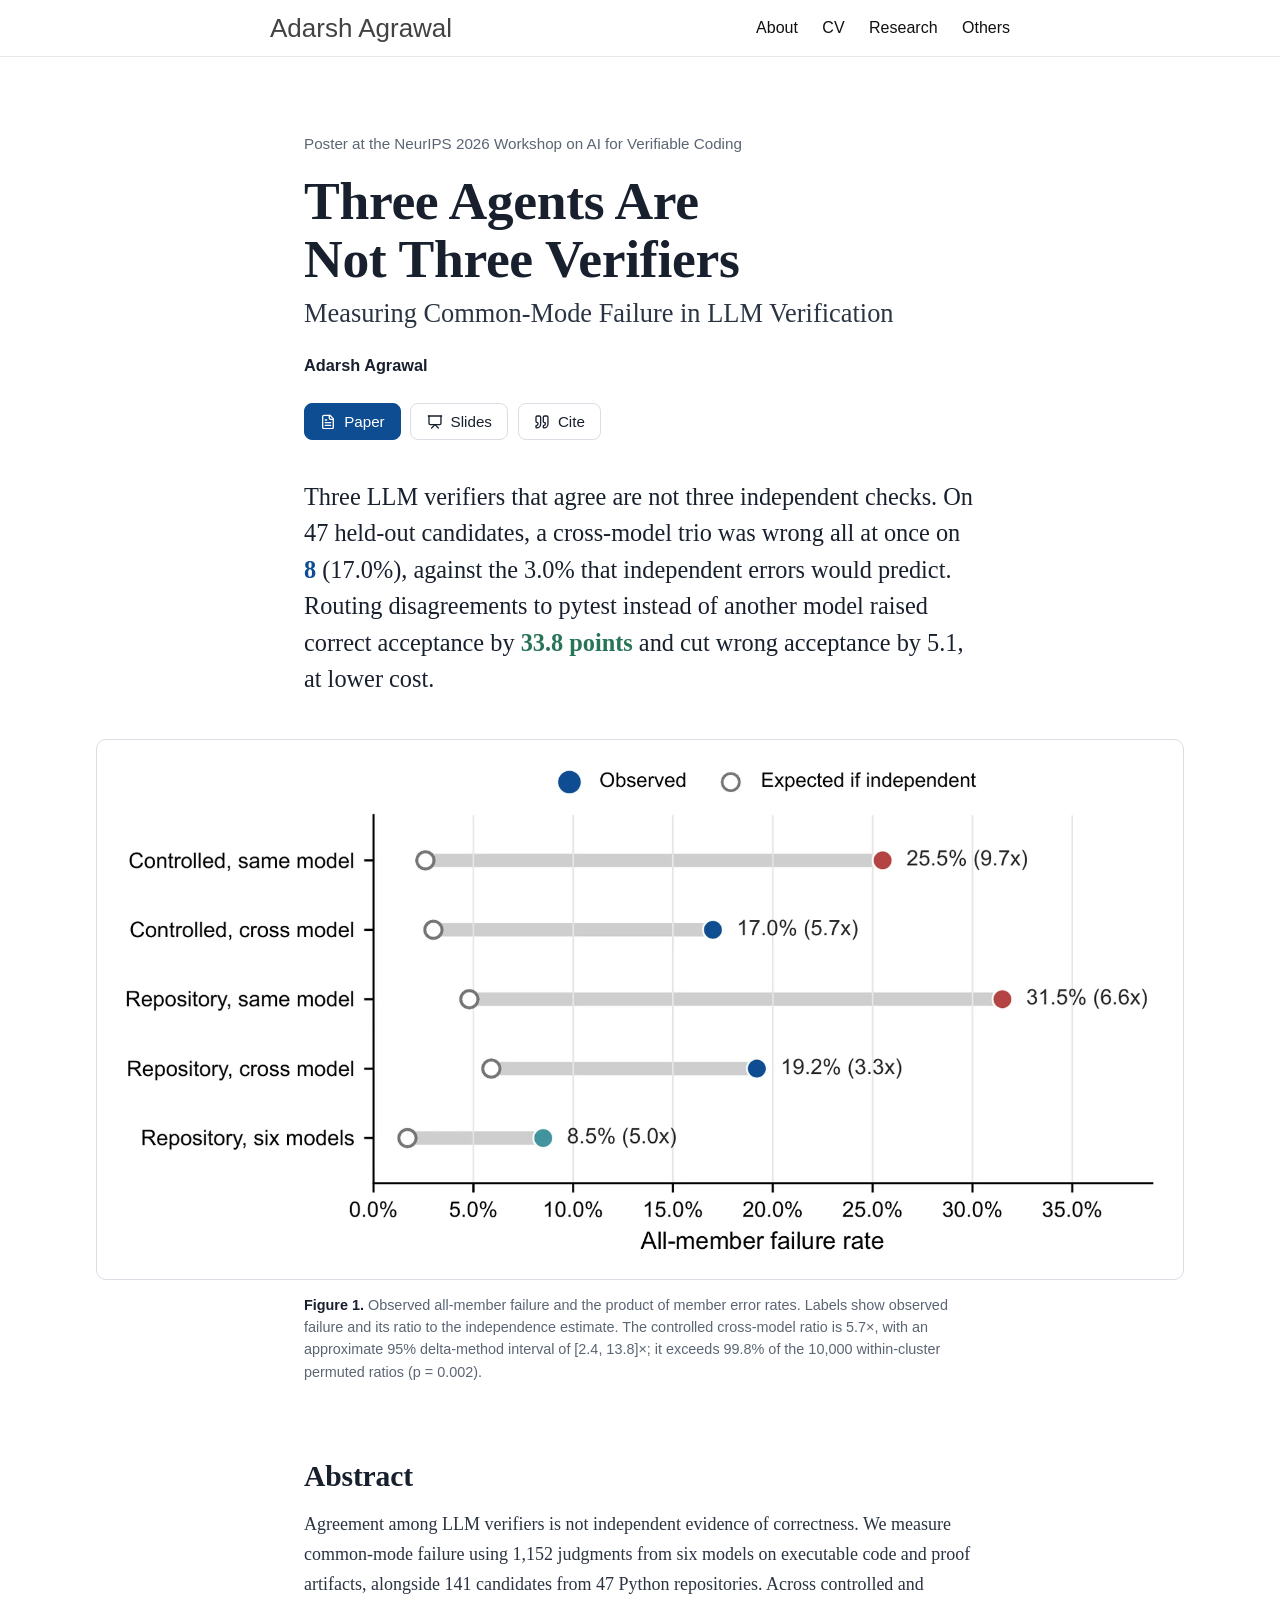
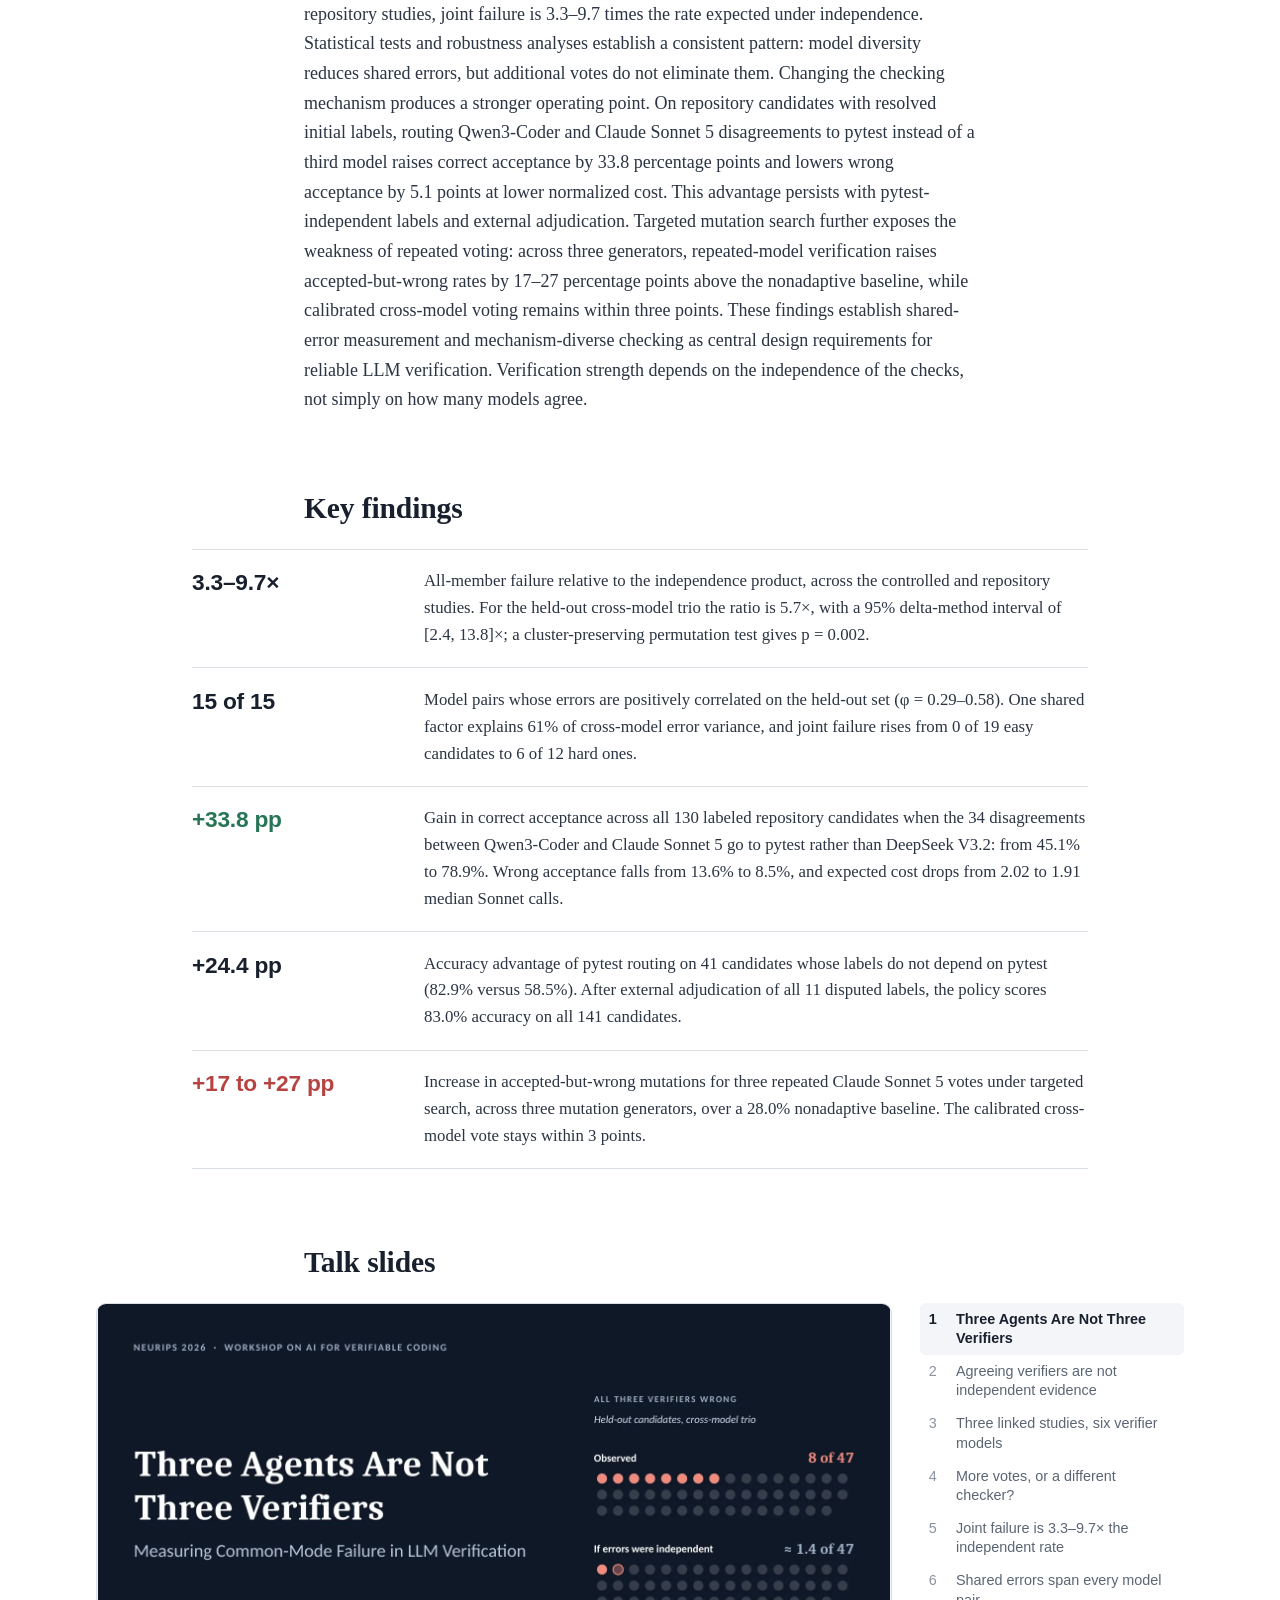
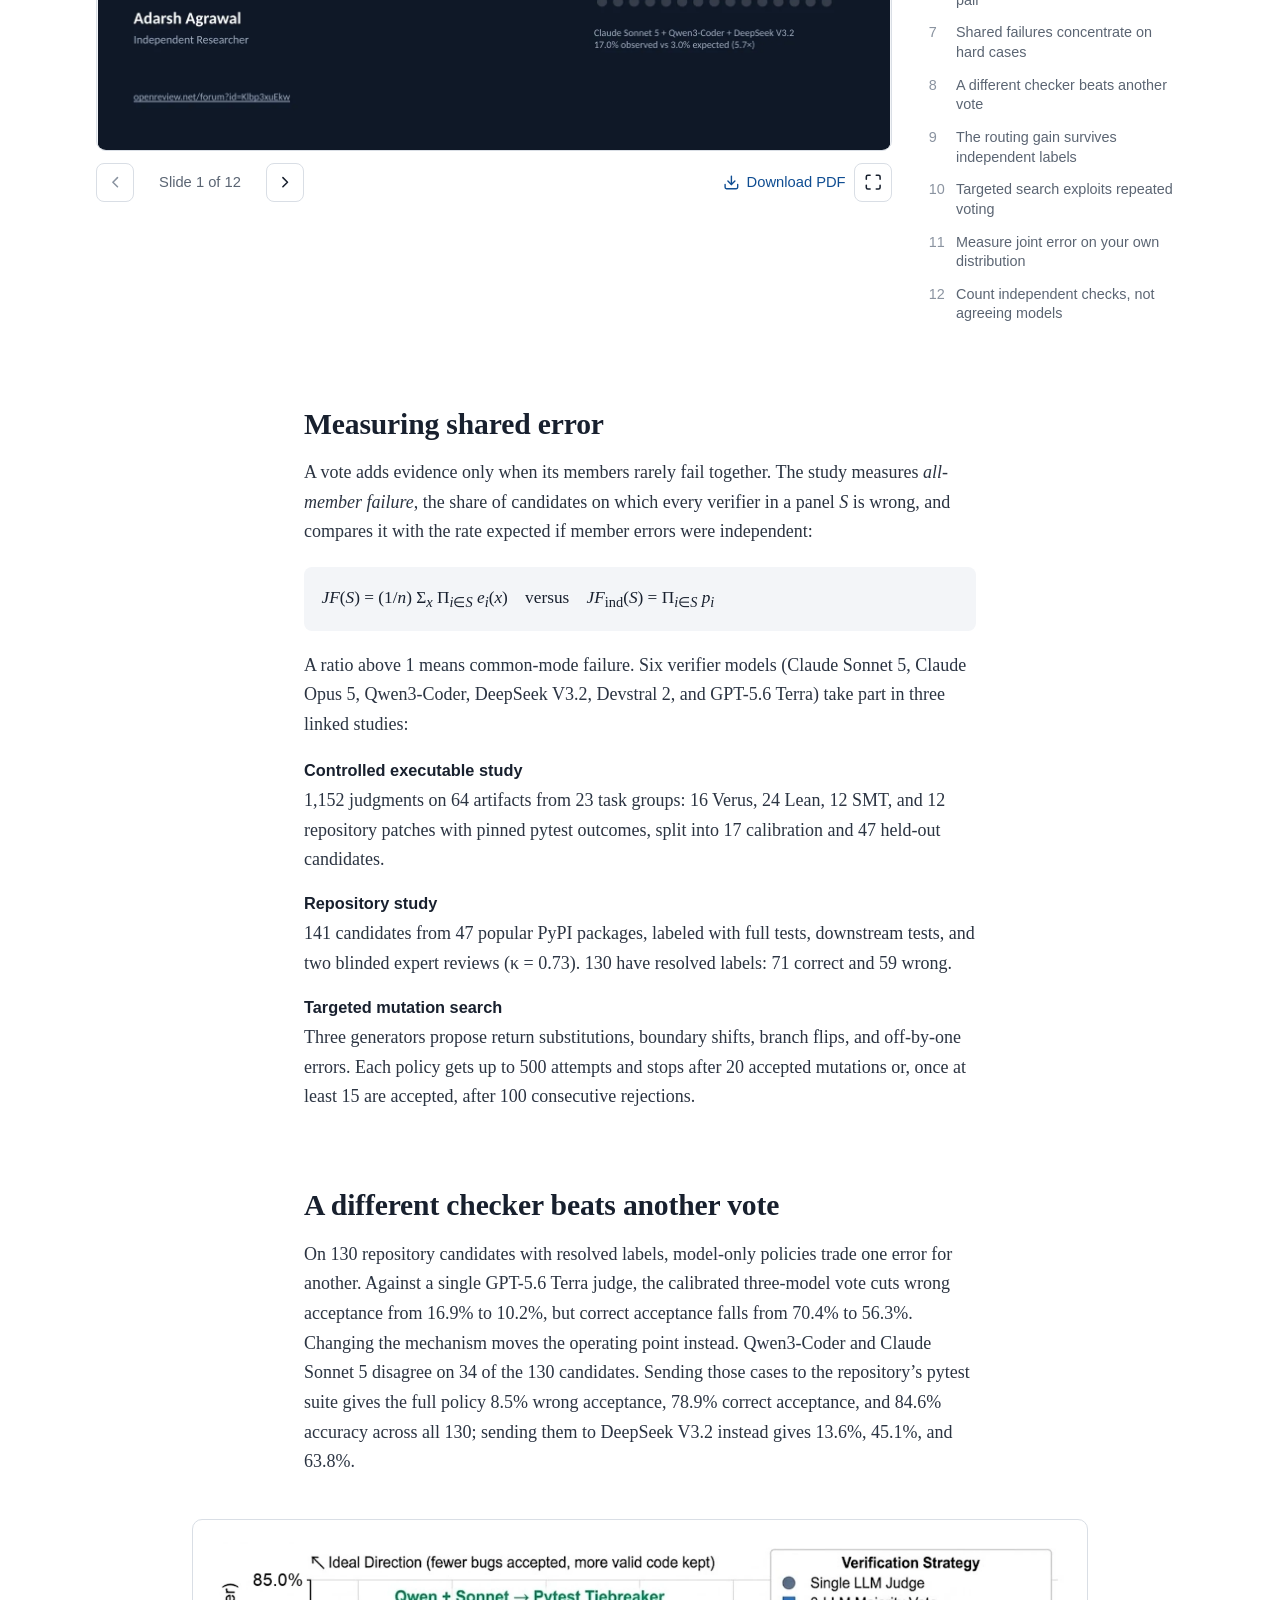
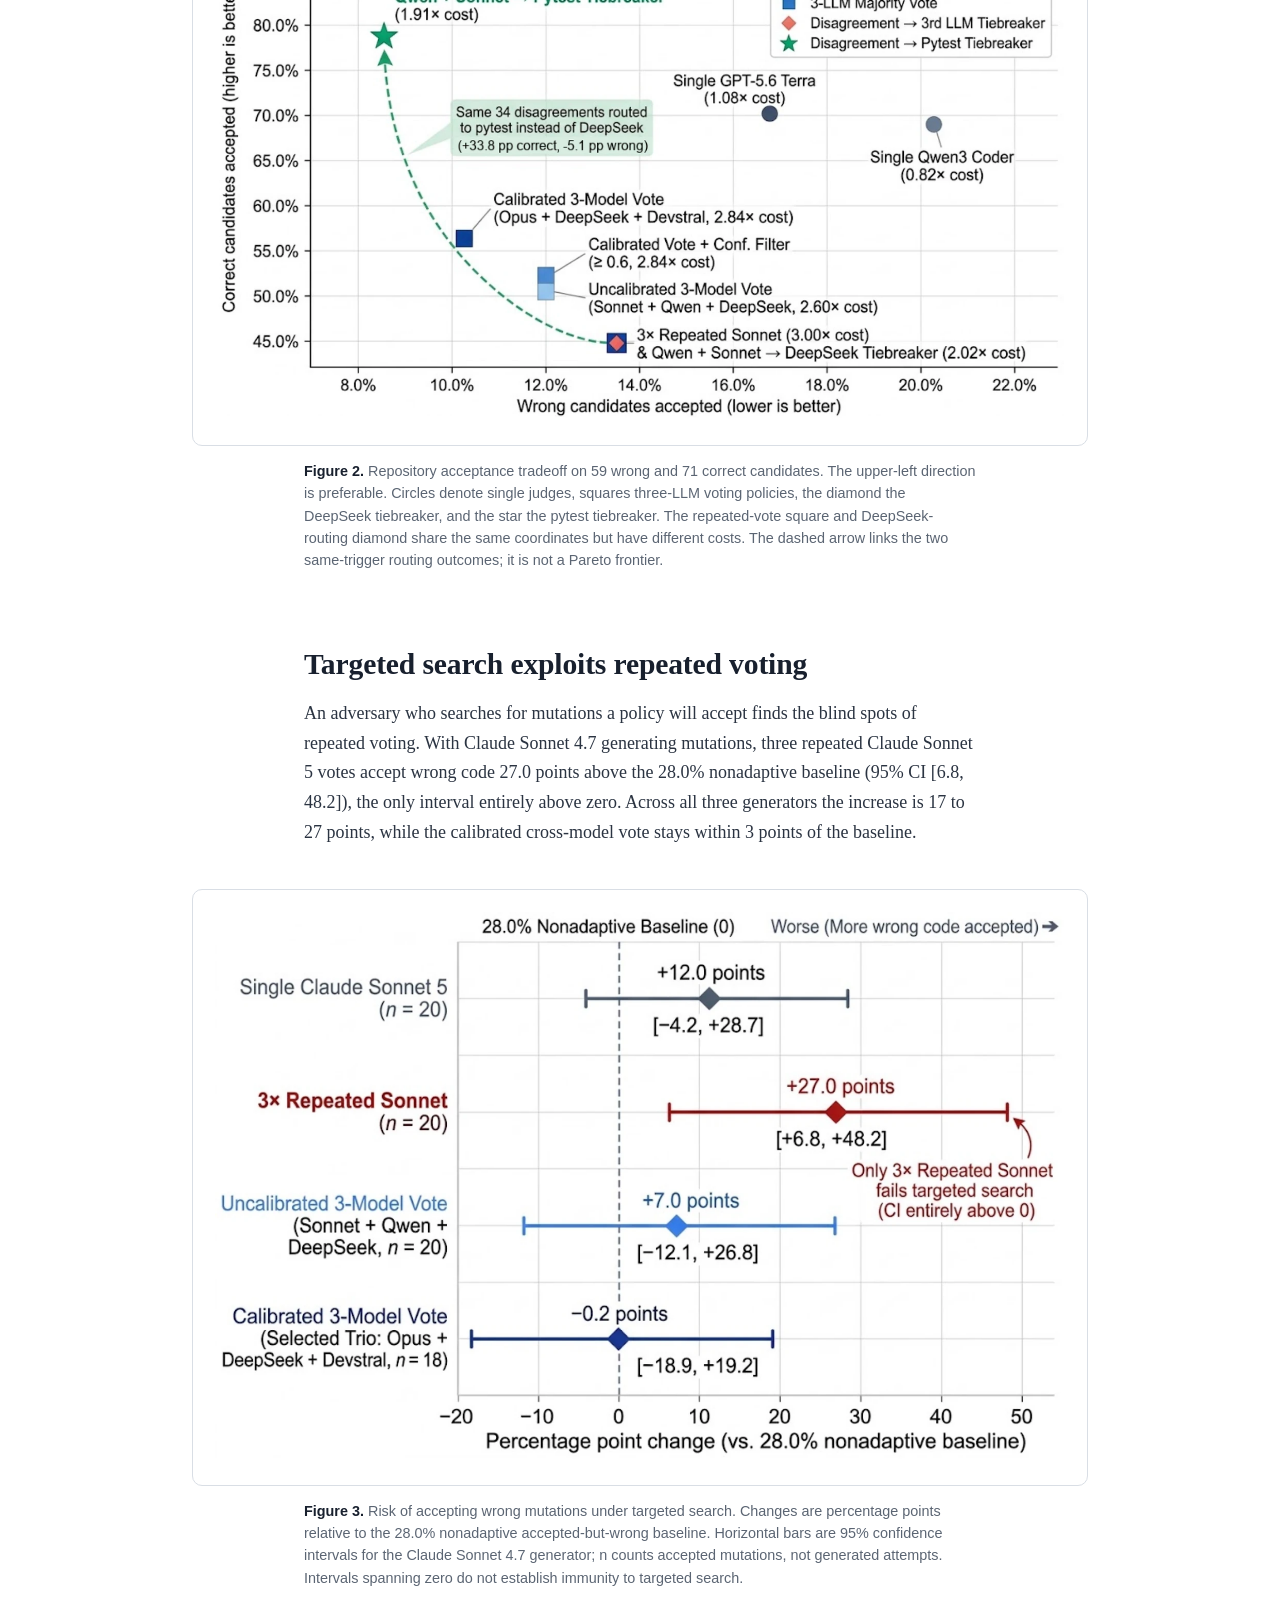
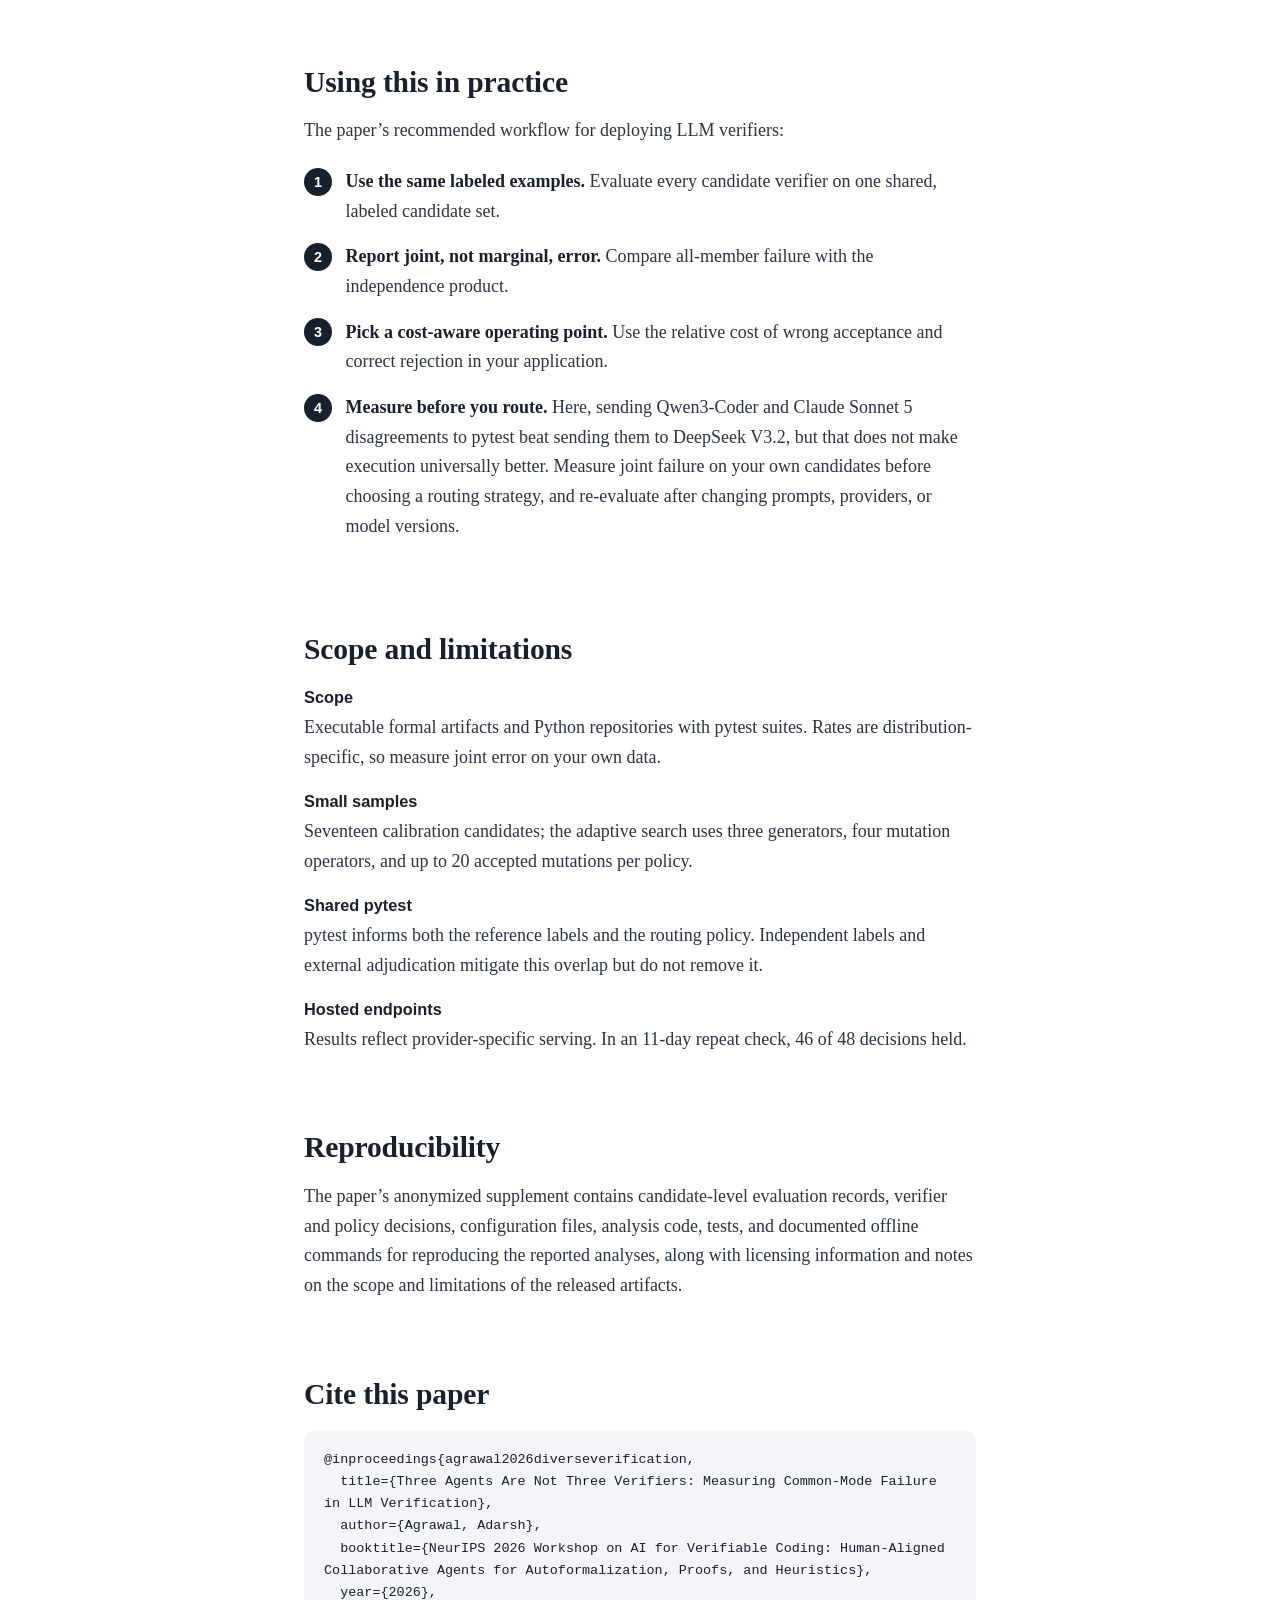
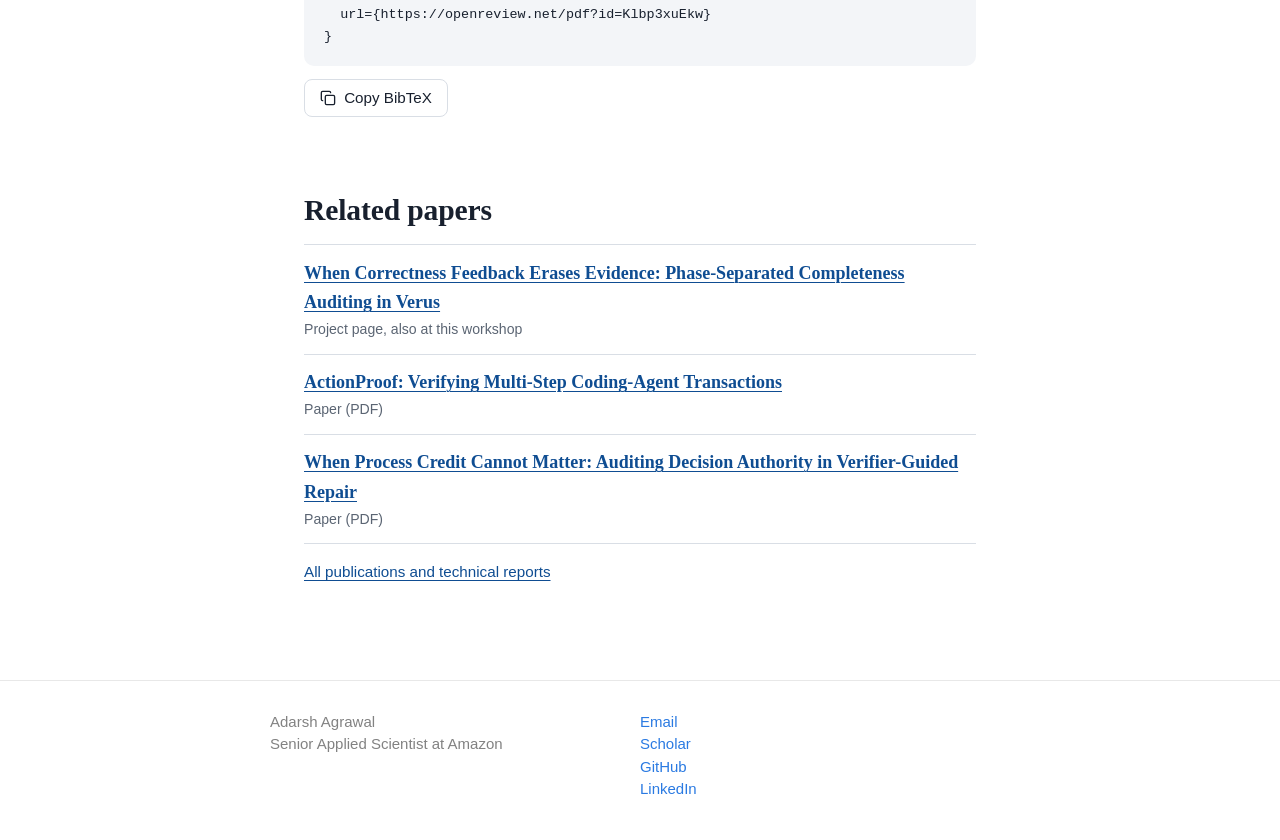
<file: papers/diverse-verification/index.html>
<!doctype html>
<html lang="en">
<head>
<meta charset="utf-8">
<meta name="viewport" content="width=device-width, initial-scale=1">
<title>Three Agents Are Not Three Verifiers | Adarsh Agrawal</title>
<meta name="description" content="An empirical study of common-mode failure in LLM verification, showing why model agreement can overstate independent evidence and when routing disagreement to executable checks is more reliable.">
<meta name="author" content="Adarsh Agrawal">
<link rel="canonical" href="https://addarshh.github.io/papers/diverse-verification/">
<meta name="theme-color" content="#ffffff">
<link rel="icon" href="/assets/favicon.svg" type="image/svg+xml">
<meta property="og:type" content="article">
<meta property="og:site_name" content="Adarsh Agrawal">
<meta property="og:title" content="Three Agents Are Not Three Verifiers: Measuring Common-Mode Failure in LLM Verification">
<meta property="og:description" content="An empirical study of common-mode failure in LLM verification, showing why model agreement can overstate independent evidence and when routing disagreement to executable checks is more reliable.">
<meta property="og:url" content="https://addarshh.github.io/papers/diverse-verification/">
<meta property="og:image" content="https://addarshh.github.io/papers/diverse-verification/assets/social-card.jpg">
<meta property="og:image:width" content="1200">
<meta property="og:image:height" content="675">
<meta property="og:image:alt" content="Title slide of the talk for Three Agents Are Not Three Verifiers">
<meta name="twitter:card" content="summary_large_image">
<meta name="twitter:title" content="Three Agents Are Not Three Verifiers: Measuring Common-Mode Failure in LLM Verification">
<meta name="twitter:description" content="An empirical study of common-mode failure in LLM verification, showing why model agreement can overstate independent evidence and when routing disagreement to executable checks is more reliable.">
<meta name="twitter:image" content="https://addarshh.github.io/papers/diverse-verification/assets/social-card.jpg">
<meta name="citation_title" content="Three Agents Are Not Three Verifiers: Measuring Common-Mode Failure in LLM Verification">
<meta name="citation_author" content="Agrawal, Adarsh">
<meta name="citation_publication_date" content="2026">
<meta name="citation_conference_title" content="NeurIPS 2026 Workshop on AI for Verifiable Coding: Human-Aligned Collaborative Agents for Autoformalization, Proofs, and Heuristics">
<meta name="citation_pdf_url" content="https://openreview.net/pdf?id=Klbp3xuEkw">
<script type="application/ld+json">
{
 "@context": "https://schema.org",
 "@type": "ScholarlyArticle",
 "headline": "Three Agents Are Not Three Verifiers: Measuring Common-Mode Failure in LLM Verification",
 "name": "Three Agents Are Not Three Verifiers: Measuring Common-Mode Failure in LLM Verification",
 "author": [
  {
   "@type": "Person",
   "name": "Adarsh Agrawal",
   "url": "https://addarshh.github.io/"
  }
 ],
 "datePublished": "2026",
 "url": "https://addarshh.github.io/papers/diverse-verification/",
 "image": "https://addarshh.github.io/papers/diverse-verification/assets/social-card.jpg",
 "keywords": "LLM verification, common-mode failure, verifier ensembles, software testing, formal verification, repository evaluation, verifier routing",
 "abstract": "Agreement among LLM verifiers is not independent evidence of correctness. We measure common-mode failure using 1,152 judgments from six models on executable code and proof artifacts, alongside 141 candidates from 47 Python repositories. Across controlled and repository studies, joint failure is 3.3–9.7 times the rate expected under independence. Statistical tests and robustness analyses establish a consistent pattern: model diversity reduces shared errors, but additional votes do not eliminate them. Changing the checking mechanism produces a stronger operating point. On repository candidates with resolved initial labels, routing Qwen3-Coder and Claude Sonnet 5 disagreements to pytest instead of a third model raises correct acceptance by 33.8 percentage points and lowers wrong acceptance by 5.1 points at lower normalized cost. This advantage persists with pytest-independent labels and external adjudication. Targeted mutation search further exposes the weakness of repeated voting: across three generators, repeated-model verification raises accepted-but-wrong rates by 17–27 percentage points above the nonadaptive baseline, while calibrated cross-model voting remains within three points. These findings establish shared-error measurement and mechanism-diverse checking as central design requirements for reliable LLM verification. Verification strength depends on the independence of the checks, not simply on how many models agree.",
 "isPartOf": {
  "@type": "PublicationEvent",
  "name": "NeurIPS 2026 Workshop on AI for Verifiable Coding: Human-Aligned Collaborative Agents for Autoformalization, Proofs, and Heuristics"
 },
 "encoding": {
  "@type": "MediaObject",
  "contentUrl": "https://openreview.net/pdf?id=Klbp3xuEkw",
  "encodingFormat": "application/pdf"
 }
}
</script>
<style>
:root{--a1:#0F4D92;--a2:#B64342;--a3:#2F7780;--a4:#277556;}
:root{
  --ink:#18202E; --body:#2B3442; --muted:#5B6573; --faint:#8A93A0; --rule:#D9DEE5; --fog:#F3F5F8; --paper:#FFFFFF;
  --signal:#0F4D92; --signal-deep:#0B3A6E;
  --serif:Charter,"Bitstream Charter","Sitka Text",Cambria,"Iowan Old Style",Georgia,serif;
  --sans:"Helvetica Neue",Helvetica,Arial,sans-serif;
  --mono:ui-monospace,"SF Mono",SFMono-Regular,Menlo,Consolas,"Liberation Mono",monospace;
  --measure:42rem; --wide:68rem; --gutter:clamp(1.25rem,4vw,2.5rem);
}
*,*::before,*::after{box-sizing:border-box}
html{-webkit-text-size-adjust:100%;text-size-adjust:100%;scroll-behavior:smooth}
@media (prefers-reduced-motion:reduce){html{scroll-behavior:auto}}
body{margin:0;background:var(--paper);color:var(--body);font:400 1.125rem/1.65 var(--serif);font-kerning:normal;font-variant-numeric:lining-nums;-webkit-font-smoothing:antialiased}
img{max-width:100%}
a{color:var(--signal);text-decoration-thickness:1px;text-underline-offset:.18em}
a:hover{color:var(--signal-deep);text-decoration-thickness:2px}
:focus-visible{outline:2px solid var(--signal);outline-offset:3px;border-radius:4px}
.skip{position:absolute;left:-9999px;top:0}
.skip:focus{left:1rem;top:1rem;z-index:20;background:var(--paper);padding:.5rem .8rem;font:600 .95rem/1 var(--sans)}

/* site chrome: same markup and rules as assets/site.css */
.site-header,.site-footer{color:#111;font:400 16px/1.5 "Helvetica Neue",Helvetica,Arial,sans-serif}
.site-header{position:relative;min-height:57px;border-bottom:1px solid #e8e8e8}
.nav-shell,.page-shell{width:100%;max-width:800px;margin-right:auto;margin-left:auto;padding-right:30px;padding-left:30px}
.nav-shell{position:relative;min-height:56px}
.nav-shell::after,.footer-inner::after{display:table;clear:both;content:""}
.site-name{float:left;margin-bottom:0;color:#424242;font-size:26px;font-weight:300;line-height:56px;text-decoration:none}
.site-name:visited,.site-name:hover,.site-name:focus-visible{color:#424242;text-decoration:none}
.site-nav{float:right;line-height:56px}
.site-nav a,.site-nav a:visited{color:#111;line-height:1.5;text-decoration:none}
.site-nav a:hover,.site-nav a:focus-visible{color:#111;text-decoration:underline}
.site-nav a:not(:last-child){margin-right:20px}
.menu-button{display:none;border:0;background:transparent;color:#424242;cursor:pointer}
.menu-button svg{width:18px;height:18px;stroke-width:1.8}

main{padding:0 var(--gutter)}
.col{max-width:var(--measure);margin-left:auto;margin-right:auto}
.wide{max-width:var(--wide);margin-left:auto;margin-right:auto}
.mid{max-width:56rem;margin-left:auto;margin-right:auto}

/* hero */
.hero{padding:clamp(2.5rem,7vw,4.75rem) 0 0}
.venue{font:500 .95rem/1.45 var(--sans);color:var(--muted);margin:0 0 1.1rem}
.venue a{color:inherit}
h1{margin:0;color:var(--ink);font-family:var(--serif);font-weight:700;letter-spacing:-.012em}
h1 .t-main{display:block;font-size:clamp(2.05rem,1.2rem + 3.3vw,3.35rem);line-height:1.08;text-wrap:balance}
h1 .t-sub{display:block;margin-top:.55rem;font-size:clamp(1.2rem,.98rem + .95vw,1.65rem);line-height:1.28;font-weight:400;letter-spacing:0;color:var(--body);text-wrap:balance}
.byline{margin:1.35rem 0 0;font:400 1.02rem/1.5 var(--sans);color:var(--muted)}
.byline a{color:var(--ink);font-weight:600;text-decoration:none}
.byline a:hover{text-decoration:underline}
.links{display:flex;flex-wrap:wrap;gap:.6rem;margin:1.6rem 0 0;padding:0;list-style:none}
.btn{display:inline-flex;align-items:center;gap:.5rem;padding:.62rem .95rem;border:1px solid var(--rule);border-radius:8px;background:var(--paper);color:var(--ink);font:500 .95rem/1 var(--sans);text-decoration:none;cursor:pointer}
.btn:visited{color:var(--ink)}
.btn:hover{border-color:var(--ink);color:var(--ink);text-decoration:none}
.btn.primary,.btn.primary:visited{background:var(--signal);border-color:var(--signal);color:#fff}
.btn.primary:hover{background:var(--signal-deep);border-color:var(--signal-deep);color:#fff}
.btn svg{width:1.05em;height:1.05em;flex:none}

/* the claim: the page's one loud element */
.claim{margin:2.4rem auto 0;color:var(--ink);font:400 clamp(1.24rem,1.04rem + .8vw,1.52rem)/1.5 var(--serif);text-wrap:pretty}
.n{font-weight:700;white-space:nowrap}
.nw{white-space:nowrap}
.c1{color:var(--a1)}.c2{color:var(--a2)}.c3{color:var(--a3)}.c4{color:var(--a4)}.c5{color:var(--a5)}

/* figures */
figure{margin:2.6rem auto 0}
.plate{background:#fff;border:1px solid var(--rule);border-radius:10px;padding:clamp(.6rem,2vw,1.4rem)}
figure img{display:block;width:100%;height:auto}
figcaption{max-width:var(--measure);margin:.85rem auto 0;font:400 .9rem/1.55 var(--sans);color:var(--muted)}
figcaption b{color:var(--ink);font-weight:600}

/* sections */
section{margin-top:clamp(3.2rem,7vw,4.75rem)}
h2{margin:0 0 1rem;color:var(--ink);font:700 clamp(1.45rem,1.2rem + .9vw,1.85rem)/1.2 var(--serif);letter-spacing:-.005em}
h3{margin:2.1rem 0 .55rem;color:var(--ink);font:600 1.12rem/1.35 var(--sans)}
p{margin:0 0 1rem}
.sc{font-variant-caps:all-small-caps;letter-spacing:.04em;font-variant-numeric:lining-nums}
.eq{margin:1.25rem 0;padding:.9rem 1.1rem;background:var(--fog);border-radius:8px;font:400 1.08rem/1.9 var(--serif);color:var(--ink);overflow-x:auto}
.eq i{font-style:italic}
.note{font:400 .95rem/1.55 var(--sans);color:var(--muted)}

/* findings: number hangs on the left, sentence on the right */
.findings{list-style:none;margin:1.4rem auto 0;padding:0}
.findings li{display:grid;grid-template-columns:13rem minmax(0,1fr);gap:1.5rem;padding:1.15rem 0;border-top:1px solid var(--rule)}
.findings li:last-child{border-bottom:1px solid var(--rule)}
.findings .k{color:var(--ink);font:650 1.42rem/1.25 var(--sans);letter-spacing:-.01em}
.findings .v{margin:0;font-size:1.05rem;line-height:1.6}

/* ordered procedures (real sequences only) */
.steps{margin:1.2rem 0 1.4rem;padding:0;list-style:none;counter-reset:step}
.steps li{position:relative;padding:.1rem 0 .9rem 2.6rem;counter-increment:step}
.steps li::before{content:counter(step);position:absolute;left:0;top:.15rem;width:1.75rem;height:1.75rem;border-radius:50%;background:var(--ink);color:#fff;font:600 .9rem/1.75rem var(--sans);text-align:center}
.steps b{color:var(--ink)}

/* term lists: limitations, study arms */
.terms{margin:1.2rem 0 1.2rem}
.terms dt{margin-top:1.1rem;color:var(--ink);font:600 1.02rem/1.4 var(--sans)}
.terms dt:first-child{margin-top:0}
.terms dd{margin:.25rem 0 0}

/* tables */
.tablewrap{overflow-x:auto;margin:1.4rem 0}
table{border-collapse:collapse;width:100%;font:400 .95rem/1.45 var(--sans);font-variant-numeric:lining-nums tabular-nums}
th,td{padding:.6rem .75rem .6rem 0;text-align:left;vertical-align:top;border-bottom:1px solid var(--rule)}
th{color:var(--muted);font-weight:600}
td:first-child{color:var(--ink);font-weight:600}

/* slide viewer */
.deck{display:grid;grid-template-columns:minmax(0,1fr) 16.5rem;gap:1.75rem;align-items:start;margin-top:1.4rem}
.deck-stage{position:relative;aspect-ratio:16/9;background:var(--fog);border:1px solid var(--rule);border-radius:10px;overflow:hidden;cursor:pointer}
.deck-stage img{display:block;width:100%;height:100%;object-fit:contain}
.deck-stage:fullscreen{background:#000;border:0;border-radius:0}
.deck-bar{display:flex;align-items:center;gap:.5rem;margin-top:.8rem;font:500 .92rem/1 var(--sans);color:var(--muted)}
.ibtn{display:inline-grid;place-items:center;width:2.4rem;height:2.4rem;padding:0;border:1px solid var(--rule);border-radius:8px;background:var(--paper);color:var(--ink);cursor:pointer}
.ibtn:hover{border-color:var(--ink)}
.ibtn:disabled{color:var(--faint);border-color:var(--rule);cursor:default}
.ibtn svg{width:1.15rem;height:1.15rem}
.deck-count{min-width:7.2rem;text-align:center;font-variant-numeric:tabular-nums}
.deck-bar .grow{flex:1}
.deck-bar .dl{display:inline-flex;align-items:center;gap:.45rem;color:var(--signal);text-decoration:none}
.deck-bar .dl:hover{text-decoration:underline}
.deck-bar .dl svg{width:1.05rem;height:1.05rem}
.outline{list-style:none;margin:0;padding:0;font:400 .9rem/1.35 var(--sans)}
.outline button{display:grid;grid-template-columns:1.7rem minmax(0,1fr);width:100%;padding:.42rem .55rem;border:0;border-radius:6px;background:none;color:var(--muted);font:inherit;text-align:left;cursor:pointer}
.outline button:hover{color:var(--ink)}
.outline button span:first-child{color:var(--faint);font-variant-numeric:tabular-nums}
.outline button[aria-current="true"]{background:var(--fog);color:var(--ink);font-weight:600}
.outline button[aria-current="true"] span:first-child{color:var(--ink)}

/* citation */
.bib{margin:1.2rem 0 0;padding:1.1rem 1.25rem;background:var(--fog);border-radius:10px;overflow-x:auto}
.bib pre{margin:0;font:400 .84rem/1.65 var(--mono);color:var(--ink);white-space:pre-wrap;overflow-wrap:anywhere}
.copyrow{display:flex;align-items:center;gap:.9rem;margin-top:.8rem}
.copyrow .status{font:400 .9rem/1 var(--sans);color:var(--muted)}

/* related */
.related{list-style:none;margin:1rem 0 0;padding:0}
.related li{padding:.85rem 0;border-top:1px solid var(--rule)}
.related li:last-child{border-bottom:1px solid var(--rule)}
.related a{font-weight:600}
.related .kind{display:block;margin-top:.15rem;font:400 .88rem/1.4 var(--sans);color:var(--muted)}

/* footer: same markup and rules as assets/site.css */
.site-footer{margin-top:clamp(4rem,9vw,6rem);padding:30px 0;border-top:1px solid #e8e8e8}
.footer-inner{color:#828282;font-size:15px}
.footer-inner>div:first-child,.footer-links{float:left;width:50%}
.footer-inner strong,.footer-inner span{display:block}
.footer-inner strong{color:#828282;font-weight:400}
.footer-links a{display:block;color:#2a7ae2;text-decoration:none}
.footer-links a:visited{color:#1756a9}
.footer-links a:hover,.footer-links a:focus-visible{color:#113f7c;text-decoration:underline}

@media screen and (max-width:800px){
  .page-shell,.nav-shell{max-width:770px;padding-right:15px;padding-left:15px}
}
@media screen and (max-width:600px){
  .site-nav{position:absolute;z-index:30;top:48px;right:15px;display:none;min-width:150px;padding:5px 0;border:1px solid #e8e8e8;border-radius:5px;background:#fff;line-height:1.5;text-align:right}
  .site-nav.is-open{display:block}
  .site-nav a{display:block;margin:0;padding:5px 10px}
  .site-nav a:not(:last-child){margin-right:0}
  .menu-button{position:absolute;z-index:31;top:9px;right:15px;display:grid;width:36px;height:38px;padding:0;place-items:center}
  .footer-inner>div:first-child,.footer-links{float:none;width:100%}
  .footer-links{margin-top:15px}
}
@media screen and (max-width:390px){
  .site-name{font-size:23px}
}

@media (max-width:960px){
  .deck{grid-template-columns:1fr}
  .deck .outline-wrap{display:none}
}
@media (max-width:720px){
  body{font-size:1.0625rem}
  .findings li{grid-template-columns:1fr;gap:.3rem}
  .findings .k{font-size:1.3rem}
  .deck-bar .dl span{display:none}
}
@media print{
  .site-header,.links,.deck,.copyrow,.site-footer{display:none}
  body{font-size:11pt}
}
</style>
</head>
<body>
<a class="skip" href="#main">Skip to content</a>
<header class="site-header">
  <div class="nav-shell">
    <a class="site-name" href="/index.html">Adarsh Agrawal</a>
    <button class="menu-button" type="button" data-menu-toggle data-icon-x="&lt;svg viewBox=&quot;0 0 24 24&quot; fill=&quot;none&quot; stroke=&quot;currentColor&quot; stroke-width=&quot;2&quot; stroke-linecap=&quot;round&quot; stroke-linejoin=&quot;round&quot; aria-hidden=&quot;true&quot; focusable=&quot;false&quot;&gt;&lt;path d=&quot;M18 6 6 18&quot;/&gt;&lt;path d=&quot;m6 6 12 12&quot;/&gt;&lt;/svg&gt;" aria-expanded="false" aria-controls="site-nav" aria-label="Open navigation" title="Open navigation"><svg viewBox="0 0 24 24" fill="none" stroke="currentColor" stroke-width="2" stroke-linecap="round" stroke-linejoin="round" aria-hidden="true" focusable="false"><path d="M4 12h16"/><path d="M4 6h16"/><path d="M4 18h16"/></svg></button>
    <nav class="site-nav" id="site-nav" data-site-nav aria-label="Primary navigation">
      <a href="/index.html">About</a>
      <a href="/experience.html">CV</a>
      <a href="/research.html">Research</a>
      <a href="/recognition.html">Others</a>
    </nav>
  </div>
</header>

<main id="main">
<article>
  <header class="hero col">
    <p class="venue">Poster at the NeurIPS 2026 Workshop on AI for Verifiable Coding</p>
    <h1><span class="t-main">Three Agents Are Not Three Verifiers</span><span class="t-sub">Measuring Common-Mode Failure in LLM Verification</span></h1>
    <p class="byline"><a href="/index.html">Adarsh Agrawal</a></p>
    <ul class="links" aria-label="Paper resources">
      <li><a class="btn primary" href="https://openreview.net/pdf?id=Klbp3xuEkw" target="_blank" rel="noreferrer"><svg viewBox="0 0 24 24" fill="none" stroke="currentColor" stroke-width="2" stroke-linecap="round" stroke-linejoin="round" aria-hidden="true" focusable="false"><path d="M15 2H6a2 2 0 0 0-2 2v16a2 2 0 0 0 2 2h12a2 2 0 0 0 2-2V7Z"/><path d="M14 2v4a2 2 0 0 0 2 2h4"/><path d="M10 9H8"/><path d="M16 13H8"/><path d="M16 17H8"/></svg>Paper</a></li>
      <li><a class="btn" href="diverse-verification-slides.pdf"><svg viewBox="0 0 24 24" fill="none" stroke="currentColor" stroke-width="2" stroke-linecap="round" stroke-linejoin="round" aria-hidden="true" focusable="false"><path d="M2 3h20"/><path d="M21 3v11a2 2 0 0 1-2 2H5a2 2 0 0 1-2-2V3"/><path d="m7 21 5-5 5 5"/></svg>Slides</a></li>
      <li><a class="btn" href="#cite"><svg viewBox="0 0 24 24" fill="none" stroke="currentColor" stroke-width="2" stroke-linecap="round" stroke-linejoin="round" aria-hidden="true" focusable="false"><path d="M16 3a2 2 0 0 0-2 2v6a2 2 0 0 0 2 2 1 1 0 0 1 1 1v1a2 2 0 0 1-2 2 1 1 0 0 0-1 1v2a1 1 0 0 0 1 1 6 6 0 0 0 6-6V5a2 2 0 0 0-2-2z"/><path d="M5 3a2 2 0 0 0-2 2v6a2 2 0 0 0 2 2 1 1 0 0 1 1 1v1a2 2 0 0 1-2 2 1 1 0 0 0-1 1v2a1 1 0 0 0 1 1 6 6 0 0 0 6-6V5a2 2 0 0 0-2-2z"/></svg>Cite</a></li>
    </ul>
  </header>

  <p class="claim col">Three LLM verifiers that agree are not three independent checks. On 47 held-out candidates, a cross-model trio was wrong all at once on <span class="n c1">8</span> (17.0%), against the 3.0% that independent errors would predict. Routing disagreements to pytest instead of another model raised correct acceptance by <span class="n c4"><span class="nw">33.8 points</span></span> and cut wrong acceptance by 5.1, at lower cost.</p>

  <figure class="wide" id="figure-1">
  <div class="plate"><img src="assets/fig1-joint-failure.webp" width="1650" height="783" alt="Dot plot comparing observed all-member failure with the rate expected under independence. Controlled same model 25.5% (9.7 times), controlled cross model 17.0% (5.7 times), repository same model 31.5% (6.6 times), repository cross model 19.2% (3.3 times), repository six models 8.5% (5.0 times)." decoding="async"></div>
  <figcaption><b>Figure 1.</b> Observed all-member failure and the product of member error rates. Labels show observed failure and its ratio to the independence estimate. The controlled cross-model ratio is 5.7×, with an approximate 95% delta-method interval of [2.4, 13.8]×; it exceeds 99.8% of the 10,000 within-cluster permuted ratios <span class="nw">(p = 0.002).</span></figcaption>
</figure>

  <section class="col abstract" id="abstract" aria-labelledby="h-abstract">
    <h2 id="h-abstract">Abstract</h2>
    <p>Agreement among LLM verifiers is not independent evidence of correctness. We measure common-mode failure using 1,152 judgments from six models on executable code and proof artifacts, alongside 141 candidates from 47 Python repositories. Across controlled and repository studies, joint failure is 3.3–9.7 times the rate expected under independence. Statistical tests and robustness analyses establish a consistent pattern: model diversity reduces shared errors, but additional votes do not eliminate them. Changing the checking mechanism produces a stronger operating point. On repository candidates with resolved initial labels, routing Qwen3-Coder and Claude Sonnet 5 disagreements to pytest instead of a third model raises correct acceptance by 33.8 percentage points and lowers wrong acceptance by <span class="nw">5.1 points</span> at lower normalized cost. This advantage persists with pytest-independent labels and external adjudication. Targeted mutation search further exposes the weakness of repeated voting: across three generators, repeated-model verification raises accepted-but-wrong rates by 17–27 percentage points above the nonadaptive baseline, while calibrated cross-model voting remains within three points. These findings establish shared-error measurement and mechanism-diverse checking as central design requirements for reliable LLM verification. Verification strength depends on the independence of the checks, not simply on how many models agree.</p>
  </section>

  <section id="findings" aria-labelledby="h-findings">
    <h2 class="col" id="h-findings">Key findings</h2>
    <ul class="findings mid">
      <li><div class="k">3.3–9.7×</div><p class="v">All-member failure relative to the independence product, across the controlled and repository studies. For the held-out cross-model trio the ratio is 5.7×, with a 95% delta-method interval of [2.4, 13.8]×; a cluster-preserving permutation test gives <span class="nw">p = 0.002.</span></p></li>
      <li><div class="k">15 of 15</div><p class="v">Model pairs whose errors are positively correlated on the held-out set <span class="nw">(φ = 0.29–0.58).</span> One shared factor explains 61% of cross-model error variance, and joint failure rises from 0 of 19 easy candidates to 6 of 12 hard ones.</p></li>
      <li><div class="k"><span class="c4">+<span class="nw">33.8 pp</span></span></div><p class="v">Gain in correct acceptance across all 130 labeled repository candidates when the 34 disagreements between Qwen3-Coder and Claude Sonnet 5 go to pytest rather than DeepSeek V3.2: from 45.1% to 78.9%. Wrong acceptance falls from 13.6% to 8.5%, and expected cost drops from 2.02 to 1.91 median Sonnet calls.</p></li>
      <li><div class="k">+<span class="nw">24.4 pp</span></div><p class="v">Accuracy advantage of pytest routing on 41 candidates whose labels do not depend on pytest (82.9% versus 58.5%). After external adjudication of all 11 disputed labels, the policy scores 83.0% accuracy on all 141 candidates.</p></li>
      <li><div class="k"><span class="c2">+17 to +<span class="nw">27 pp</span></span></div><p class="v">Increase in accepted-but-wrong mutations for three repeated Claude Sonnet 5 votes under targeted search, across three mutation generators, over a 28.0% nonadaptive baseline. The calibrated cross-model vote stays within <span class="nw">3 points</span>.</p></li>
    </ul>
  </section>

  <section class="wide" id="slides" aria-labelledby="h-slides">
    <h2 class="col" id="h-slides">Talk slides</h2>
    <div class="deck" data-deck data-count="12" data-base="assets/slides/slide-" data-titles="[&quot;Three Agents Are Not Three Verifiers&quot;, &quot;Agreeing verifiers are not independent evidence&quot;, &quot;Three linked studies, six verifier models&quot;, &quot;More votes, or a different checker?&quot;, &quot;Joint failure is 3.3–9.7× the independent rate&quot;, &quot;Shared errors span every model pair&quot;, &quot;Shared failures concentrate on hard cases&quot;, &quot;A different checker beats another vote&quot;, &quot;The routing gain survives independent labels&quot;, &quot;Targeted search exploits repeated voting&quot;, &quot;Measure joint error on your own distribution&quot;, &quot;Count independent checks, not agreeing models&quot;]" role="region" aria-roledescription="carousel" aria-label="Talk slides">
      <div>
        <div class="deck-stage" tabindex="0" aria-label="Current slide. Use the arrow keys to move between slides.">
          <img src="assets/slides/slide-01.webp" width="1600" height="900" alt="Slide 1 of 12: Three Agents Are Not Three Verifiers" decoding="async">
        </div>
        <div class="deck-bar">
          <button type="button" class="ibtn" data-prev aria-label="Previous slide"><svg viewBox="0 0 24 24" fill="none" stroke="currentColor" stroke-width="2" stroke-linecap="round" stroke-linejoin="round" aria-hidden="true" focusable="false"><path d="m15 18-6-6 6-6"/></svg></button>
          <span class="deck-count" aria-live="polite">Slide 1 of 12</span>
          <button type="button" class="ibtn" data-next aria-label="Next slide"><svg viewBox="0 0 24 24" fill="none" stroke="currentColor" stroke-width="2" stroke-linecap="round" stroke-linejoin="round" aria-hidden="true" focusable="false"><path d="m9 18 6-6-6-6"/></svg></button>
          <span class="grow"></span>
          <a class="dl" href="diverse-verification-slides.pdf"><svg viewBox="0 0 24 24" fill="none" stroke="currentColor" stroke-width="2" stroke-linecap="round" stroke-linejoin="round" aria-hidden="true" focusable="false"><path d="M21 15v4a2 2 0 0 1-2 2H5a2 2 0 0 1-2-2v-4"/><path d="m7 10 5 5 5-5"/><path d="M12 15V3"/></svg><span>Download PDF</span></a>
          <button type="button" class="ibtn" data-fullscreen aria-label="Show slides full screen"><svg viewBox="0 0 24 24" fill="none" stroke="currentColor" stroke-width="2" stroke-linecap="round" stroke-linejoin="round" aria-hidden="true" focusable="false"><path d="M8 3H5a2 2 0 0 0-2 2v3"/><path d="M21 8V5a2 2 0 0 0-2-2h-3"/><path d="M3 16v3a2 2 0 0 0 2 2h3"/><path d="M16 21h3a2 2 0 0 0 2-2v-3"/></svg></button>
        </div>
        <noscript><p class="note">The slide viewer needs JavaScript. <a href="diverse-verification-slides.pdf">Download the slides as a PDF</a>.</p></noscript>
      </div>
      <nav class="outline-wrap" aria-label="Slide list">
        <ol class="outline">
          <li><button type="button" aria-current="true"><span>1</span><span>Three Agents Are Not Three Verifiers</span></button></li>
          <li><button type="button" aria-current="false"><span>2</span><span>Agreeing verifiers are not independent evidence</span></button></li>
          <li><button type="button" aria-current="false"><span>3</span><span>Three linked studies, six verifier models</span></button></li>
          <li><button type="button" aria-current="false"><span>4</span><span>More votes, or a different checker?</span></button></li>
          <li><button type="button" aria-current="false"><span>5</span><span>Joint failure is 3.3–9.7× the independent rate</span></button></li>
          <li><button type="button" aria-current="false"><span>6</span><span>Shared errors span every model pair</span></button></li>
          <li><button type="button" aria-current="false"><span>7</span><span>Shared failures concentrate on hard cases</span></button></li>
          <li><button type="button" aria-current="false"><span>8</span><span>A different checker beats another vote</span></button></li>
          <li><button type="button" aria-current="false"><span>9</span><span>The routing gain survives independent labels</span></button></li>
          <li><button type="button" aria-current="false"><span>10</span><span>Targeted search exploits repeated voting</span></button></li>
          <li><button type="button" aria-current="false"><span>11</span><span>Measure joint error on your own distribution</span></button></li>
          <li><button type="button" aria-current="false"><span>12</span><span>Count independent checks, not agreeing models</span></button></li>
        </ol>
      </nav>
    </div>
  </section>

  <section id="method" aria-labelledby="h-method">
    <div class="col">
      <h2 id="h-method">Measuring shared error</h2>
      <p>A vote adds evidence only when its members rarely fail together. The study measures <em>all-member failure</em>, the share of candidates on which every verifier in a panel <i>S</i> is wrong, and compares it with the rate expected if member errors were independent:</p>
      <p class="eq"><i>JF</i>(<i>S</i><span class="nw">) = (1/</span><i>n</i>) Σ<sub><i>x</i></sub> Π<sub><i>i</i>∈<i>S</i></sub> <i>e</i><sub><i>i</i></sub>(<i>x</i>)&emsp;versus&emsp;<i>JF</i><sub>ind</sub>(<i>S</i><span class="nw">) = Π</span><sub><i>i</i>∈<i>S</i></sub> <i>p</i><sub><i>i</i></sub></p>
      <p>A ratio above 1 means common-mode failure. Six verifier models (Claude Sonnet 5, Claude Opus 5, Qwen3-Coder, DeepSeek V3.2, Devstral 2, and GPT-5.6 Terra) take part in three linked studies:</p>
      <dl class="terms">
        <dt>Controlled executable study</dt>
        <dd>1,152 judgments on 64 artifacts from 23 task groups: 16 Verus, 24 Lean, 12 SMT, and 12 repository patches with pinned pytest outcomes, split into 17 calibration and 47 held-out candidates.</dd>
        <dt>Repository study</dt>
        <dd>141 candidates from 47 popular PyPI packages, labeled with full tests, downstream tests, and two blinded expert reviews <span class="nw">(κ = 0.73).</span> 130 have resolved labels: 71 correct and 59 wrong.</dd>
        <dt>Targeted mutation search</dt>
        <dd>Three generators propose return substitutions, boundary shifts, branch flips, and off-by-one errors. Each policy gets up to 500 attempts and stops after 20 accepted mutations or, once at least 15 are accepted, after 100 consecutive rejections.</dd>
      </dl>
    </div>
  </section>

  <section id="routing" aria-labelledby="h-routing">
    <div class="col">
      <h2 id="h-routing">A different checker beats another vote</h2>
      <p>On 130 repository candidates with resolved labels, model-only policies trade one error for another. Against a single GPT-5.6 Terra judge, the calibrated three-model vote cuts wrong acceptance from 16.9% to 10.2%, but correct acceptance falls from 70.4% to 56.3%. Changing the mechanism moves the operating point instead. Qwen3-Coder and Claude Sonnet 5 disagree on 34 of the 130 candidates. Sending those cases to the repository’s pytest suite gives the full policy 8.5% wrong acceptance, 78.9% correct acceptance, and 84.6% accuracy across all 130; sending them to DeepSeek V3.2 instead gives 13.6%, 45.1%, and 63.8%.</p>
    </div>
    <figure class="mid" id="figure-2">
  <div class="plate"><img src="assets/fig2-repository-tradeoff.webp" width="1650" height="934" alt="Scatter plot of correct against wrong acceptance for verification policies on repository candidates. The Qwen plus Sonnet to pytest tiebreaker sits at the upper left with 78.9% correct and 8.5% wrong acceptance; the same disagreements sent to DeepSeek sit at 45.1% correct and 13.6% wrong." decoding="async" loading="lazy"></div>
  <figcaption><b>Figure 2.</b> Repository acceptance tradeoff on 59 wrong and 71 correct candidates. The upper-left direction is preferable. Circles denote single judges, squares three-LLM voting policies, the diamond the DeepSeek tiebreaker, and the star the pytest tiebreaker. The repeated-vote square and DeepSeek-routing diamond share the same coordinates but have different costs. The dashed arrow links the two same-trigger routing outcomes; it is not a Pareto frontier.</figcaption>
</figure>
  </section>

  <section id="adaptive" aria-labelledby="h-adaptive">
    <div class="col">
      <h2 id="h-adaptive">Targeted search exploits repeated voting</h2>
      <p>An adversary who searches for mutations a policy will accept finds the blind spots of repeated voting. With Claude Sonnet 4.7 generating mutations, three repeated Claude Sonnet 5 votes accept wrong code <span class="nw">27.0 points</span> above the 28.0% nonadaptive baseline (95% CI [6.8, 48.2]), the only interval entirely above zero. Across all three generators the increase is 17 to <span class="nw">27 points</span>, while the calibrated cross-model vote stays within <span class="nw">3 points</span> of the baseline.</p>
    </div>
    <figure class="mid" id="figure-3">
  <div class="plate"><img src="assets/fig3-targeted-search.webp" width="1647" height="1067" alt="Interval plot of the change in accepted-but-wrong rate under targeted search, relative to a 28.0% baseline: single Claude Sonnet 5 +12.0 points, three repeated Sonnet votes +27.0 points with an interval entirely above zero, uncalibrated three-model vote +7.0, calibrated three-model vote −0.2." decoding="async" loading="lazy"></div>
  <figcaption><b>Figure 3.</b> Risk of accepting wrong mutations under targeted search. Changes are percentage points relative to the 28.0% nonadaptive accepted-but-wrong baseline. Horizontal bars are 95% confidence intervals for the Claude Sonnet 4.7 generator; n counts accepted mutations, not generated attempts. Intervals spanning zero do not establish immunity to targeted search.</figcaption>
</figure>
  </section>

  <section id="practice" aria-labelledby="h-practice">
    <div class="col">
      <h2 id="h-practice">Using this in practice</h2>
      <p>The paper’s recommended workflow for deploying LLM verifiers:</p>
      <ol class="steps">
        <li><b>Use the same labeled examples.</b> Evaluate every candidate verifier on one shared, labeled candidate set.</li>
        <li><b>Report joint, not marginal, error.</b> Compare all-member failure with the independence product.</li>
        <li><b>Pick a cost-aware operating point.</b> Use the relative cost of wrong acceptance and correct rejection in your application.</li>
        <li><b>Measure before you route.</b> Here, sending Qwen3-Coder and Claude Sonnet 5 disagreements to pytest beat sending them to DeepSeek V3.2, but that does not make execution universally better. Measure joint failure on your own candidates before choosing a routing strategy, and re-evaluate after changing prompts, providers, or model versions.</li>
      </ol>
    </div>
  </section>

  <section id="limitations" aria-labelledby="h-limitations">
    <div class="col">
      <h2 id="h-limitations">Scope and limitations</h2>
      <dl class="terms">
        <dt>Scope</dt><dd>Executable formal artifacts and Python repositories with pytest suites. Rates are distribution-specific, so measure joint error on your own data.</dd>
        <dt>Small samples</dt><dd>Seventeen calibration candidates; the adaptive search uses three generators, four mutation operators, and up to 20 accepted mutations per policy.</dd>
        <dt>Shared pytest</dt><dd>pytest informs both the reference labels and the routing policy. Independent labels and external adjudication mitigate this overlap but do not remove it.</dd>
        <dt>Hosted endpoints</dt><dd>Results reflect provider-specific serving. In an 11-day repeat check, 46 of 48 decisions held.</dd>
      </dl>
      
    </div>
    
  </section>

  <section class="col" id="reproducibility" aria-labelledby="h-repro">
    <h2 id="h-repro">Reproducibility</h2>
    <p>The paper’s anonymized supplement contains candidate-level evaluation records, verifier and policy decisions, configuration files, analysis code, tests, and documented offline commands for reproducing the reported analyses, along with licensing information and notes on the scope and limitations of the released artifacts.</p>
  </section>

  <section class="col" id="cite" aria-labelledby="h-cite">
    <h2 id="h-cite">Cite this paper</h2>
    <div class="bib"><pre><code id="bibtex">@inproceedings{agrawal2026diverseverification,
  title={Three Agents Are Not Three Verifiers: Measuring Common-Mode Failure in LLM Verification},
  author={Agrawal, Adarsh},
  booktitle={NeurIPS 2026 Workshop on AI for Verifiable Coding: Human-Aligned Collaborative Agents for Autoformalization, Proofs, and Heuristics},
  year={2026},
  url={https://openreview.net/pdf?id=Klbp3xuEkw}
}</code></pre></div>
    <div class="copyrow">
      <button type="button" class="btn" data-copy="bibtex"><svg viewBox="0 0 24 24" fill="none" stroke="currentColor" stroke-width="2" stroke-linecap="round" stroke-linejoin="round" aria-hidden="true" focusable="false"><rect width="14" height="14" x="8" y="8" rx="2" ry="2"/><path d="M4 16c-1.1 0-2-.9-2-2V4c0-1.1.9-2 2-2h10c1.1 0 2 .9 2 2"/></svg>Copy BibTeX</button>
      <span class="status" data-copy-status aria-live="polite"></span>
    </div>
  </section>

  <section class="col" id="related" aria-labelledby="h-related">
    <h2 id="h-related">Related papers</h2>
    <ul class="related">
      <li><a href="/papers/intent-shield/">When Correctness Feedback Erases Evidence: Phase-Separated Completeness Auditing in Verus</a><span class="kind">Project page, also at this workshop</span></li>
      <li><a href="/papers/action-proof/action-proof.pdf">ActionProof: Verifying Multi-Step Coding-Agent Transactions</a><span class="kind">Paper (PDF)</span></li>
      <li><a href="/papers/branch-credit/branch-credit-camera-ready.pdf">When Process Credit Cannot Matter: Auditing Decision Authority in Verifier-Guided Repair</a><span class="kind">Paper (PDF)</span></li>
    </ul>
    <p class="note" style="margin-top:1rem"><a href="/research.html">All publications and technical reports</a></p>
  </section>
</article>
</main>

<footer class="site-footer">
  <div class="page-shell footer-inner">
    <div><strong>Adarsh Agrawal</strong><span>Senior Applied Scientist at Amazon</span></div>
    <div class="footer-links">
      <a href="mailto:adarsh.bjb@gmail.com">Email</a>
      <a href="https://scholar.google.com/citations?user=fbqZ9wcAAAAJ&amp;hl=en" target="_blank" rel="noreferrer">Scholar</a>
      <a href="https://github.com/addarshh" target="_blank" rel="noreferrer">GitHub</a>
      <a href="https://linkedin.com/in/adarshagrawal01" target="_blank" rel="noreferrer">LinkedIn</a>
    </div>
  </div>
</footer>
<script>
(() => {
  const deck = document.querySelector('[data-deck]');
  if (deck) {
    const n = +deck.dataset.count, base = deck.dataset.base, titles = JSON.parse(deck.dataset.titles);
    const stage = deck.querySelector('.deck-stage'), img = stage.querySelector('img');
    const count = deck.querySelector('.deck-count');
    const prev = deck.querySelector('[data-prev]'), next = deck.querySelector('[data-next]');
    const items = [...deck.querySelectorAll('.outline button')];
    const src = (k) => base + String(k).padStart(2, '0') + '.webp';
    let i = 1;
    const show = (k) => {
      i = Math.min(n, Math.max(1, k));
      img.src = src(i);
      img.alt = 'Slide ' + i + ' of ' + n + ': ' + titles[i - 1];
      count.textContent = 'Slide ' + i + ' of ' + n;
      prev.disabled = i === 1;
      next.disabled = i === n;
      items.forEach((b, j) => b.setAttribute('aria-current', j + 1 === i ? 'true' : 'false'));
      if (i < n) { const pre = new Image(); pre.src = src(i + 1); }
    };
    prev.addEventListener('click', () => show(i - 1));
    next.addEventListener('click', () => show(i + 1));
    items.forEach((b, j) => b.addEventListener('click', () => show(j + 1)));
    stage.addEventListener('click', (e) => {
      const r = stage.getBoundingClientRect();
      show(i + (e.clientX - r.left > r.width / 2 ? 1 : -1));
    });
    deck.addEventListener('keydown', (e) => {
      const keys = { ArrowRight: i + 1, PageDown: i + 1, ArrowLeft: i - 1, PageUp: i - 1, Home: 1, End: n };
      if (e.key in keys && !e.target.closest('.outline')) { show(keys[e.key]); e.preventDefault(); }
    });
    let x0 = null;
    stage.addEventListener('touchstart', (e) => { x0 = e.touches[0].clientX; }, { passive: true });
    stage.addEventListener('touchend', (e) => {
      if (x0 === null) return;
      const dx = e.changedTouches[0].clientX - x0;
      if (Math.abs(dx) > 40) show(i + (dx < 0 ? 1 : -1));
      x0 = null;
    });
    const fs = deck.querySelector('[data-fullscreen]');
    if (!stage.requestFullscreen) fs.hidden = true;
    else fs.addEventListener('click', () => (document.fullscreenElement ? document.exitFullscreen() : stage.requestFullscreen()));
    const m = location.hash.match(/^#slide-(\d+)$/);
    show(m ? +m[1] : 1);
    if (m) deck.scrollIntoView();
  }
  const toggle = document.querySelector('[data-menu-toggle]');
  const nav = document.querySelector('[data-site-nav]');
  if (toggle && nav) {
    const icons = { open: toggle.dataset.iconX, closed: toggle.innerHTML };
    const setMenu = (open) => {
      nav.classList.toggle('is-open', open);
      toggle.setAttribute('aria-expanded', String(open));
      toggle.setAttribute('aria-label', open ? 'Close navigation' : 'Open navigation');
      toggle.setAttribute('title', open ? 'Close navigation' : 'Open navigation');
      toggle.innerHTML = open ? icons.open : icons.closed;
    };
    toggle.addEventListener('click', () => setMenu(!nav.classList.contains('is-open')));
    nav.querySelectorAll('a').forEach((a) => a.addEventListener('click', () => setMenu(false)));
    window.addEventListener('resize', () => { if (window.innerWidth > 860) setMenu(false); });
  }
  const copy = document.querySelector('[data-copy]');
  if (copy) {
    const status = document.querySelector('[data-copy-status]');
    const code = document.getElementById(copy.dataset.copy);
    copy.addEventListener('click', async () => {
      try {
        await navigator.clipboard.writeText(code.textContent);
        status.textContent = 'Copied to clipboard';
      } catch (err) {
        const r = document.createRange(); r.selectNodeContents(code);
        const s = window.getSelection(); s.removeAllRanges(); s.addRange(r);
        status.textContent = 'Selected. Press Ctrl+C or ⌘C to copy';
      }
      setTimeout(() => { status.textContent = ''; }, 4000);
    });
  }
})();
</script>
</body>
</html>
</file>
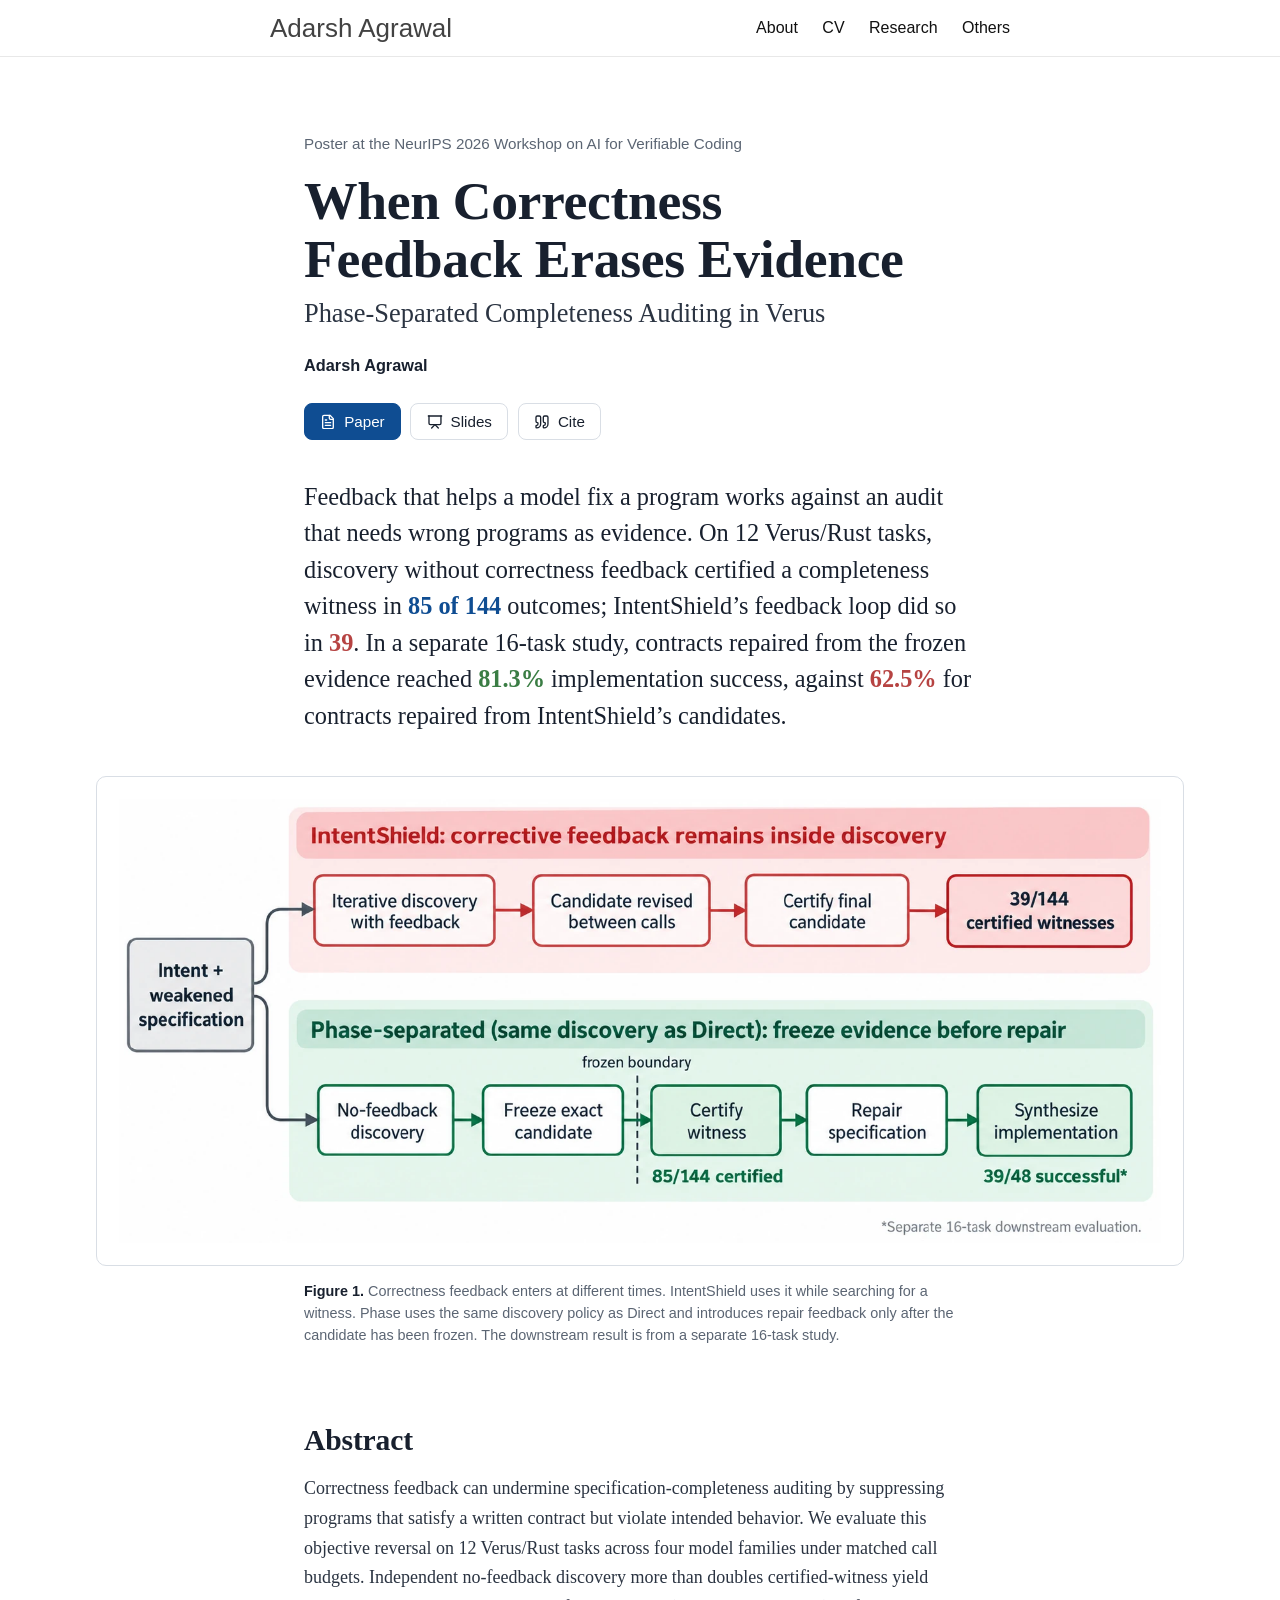
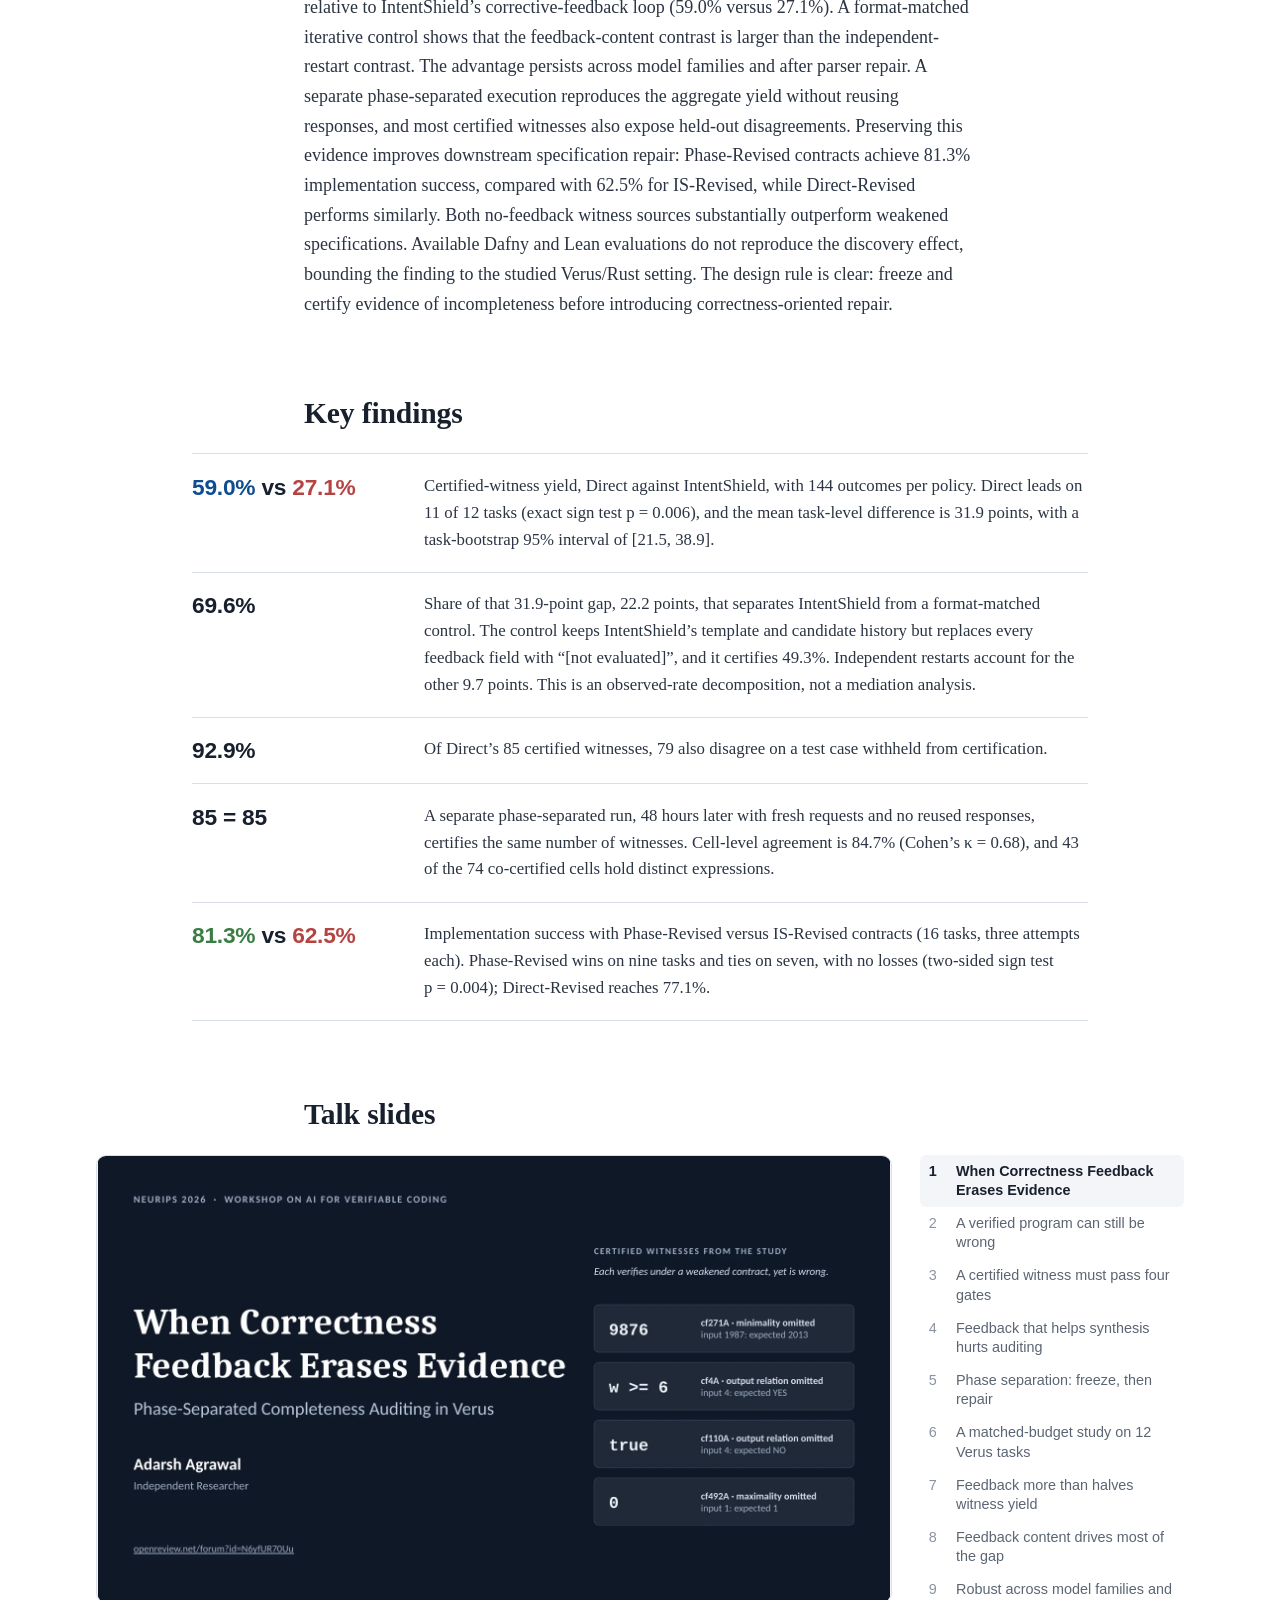
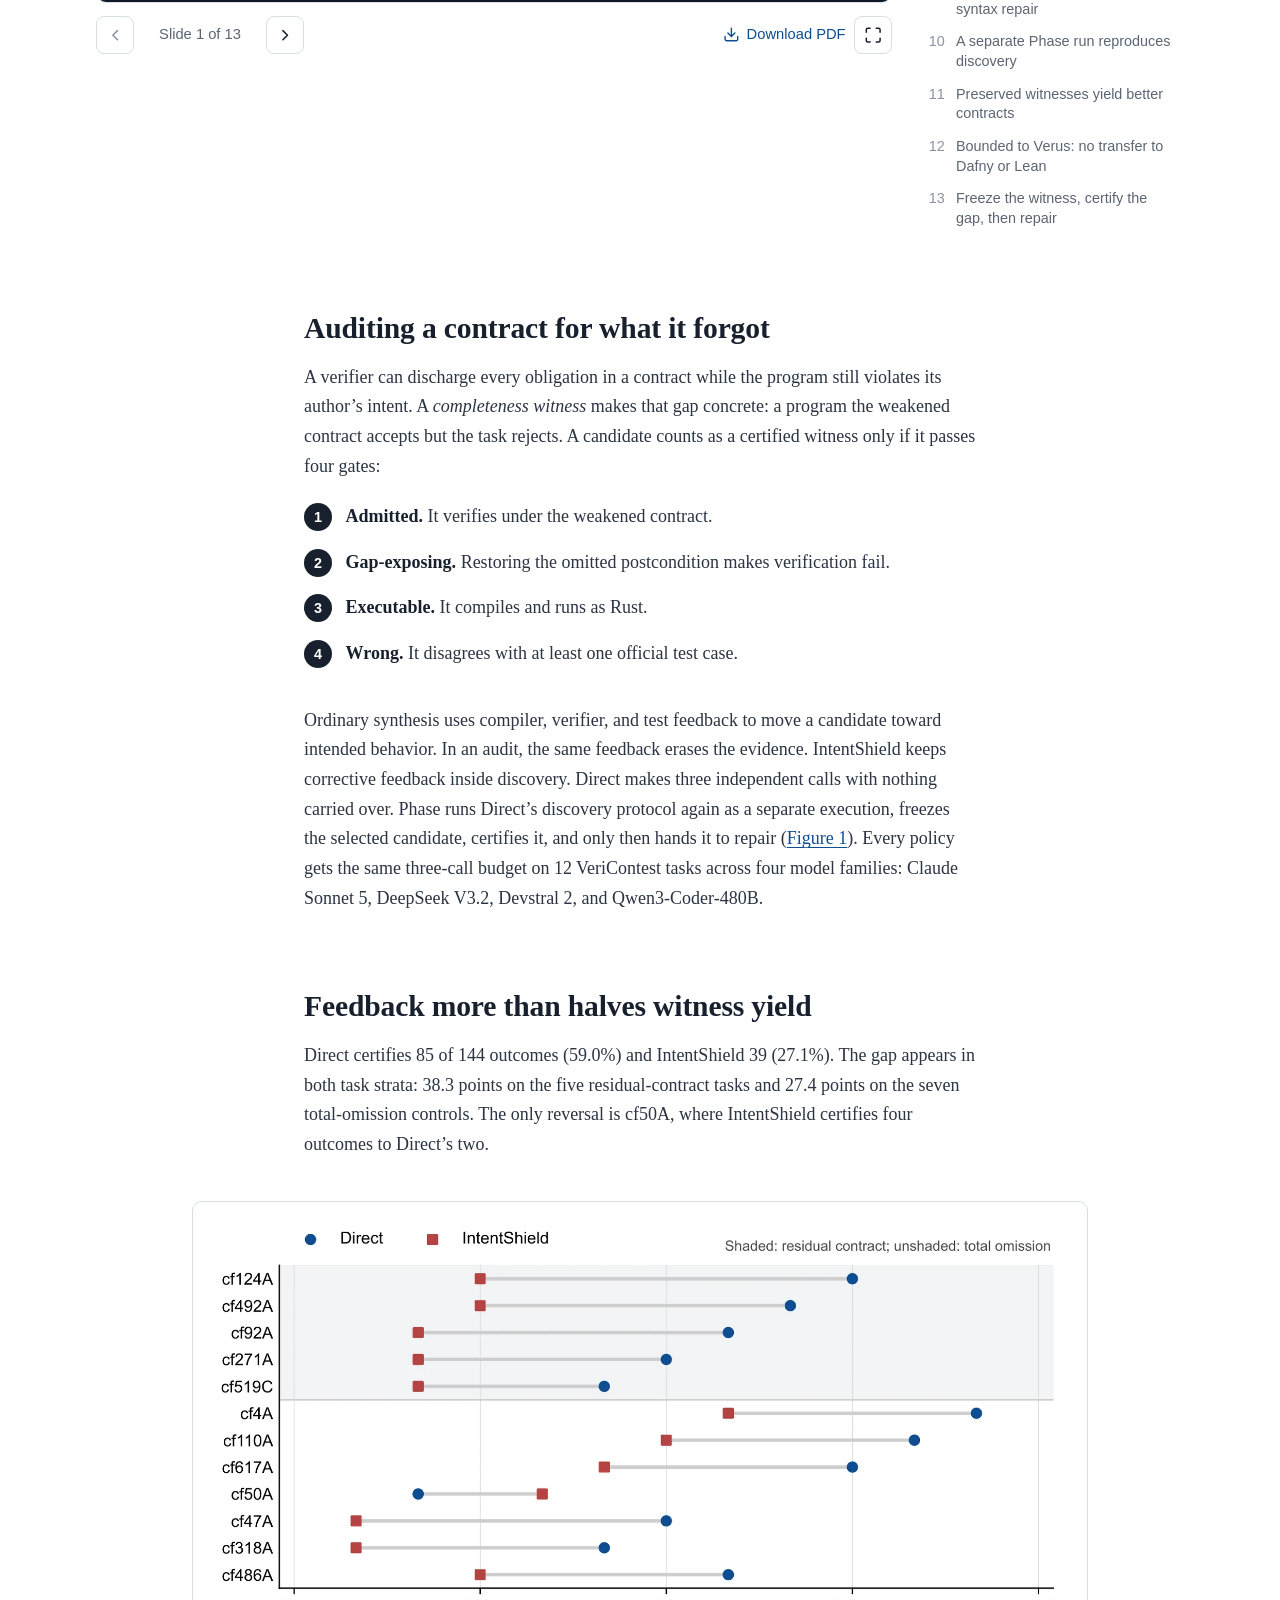
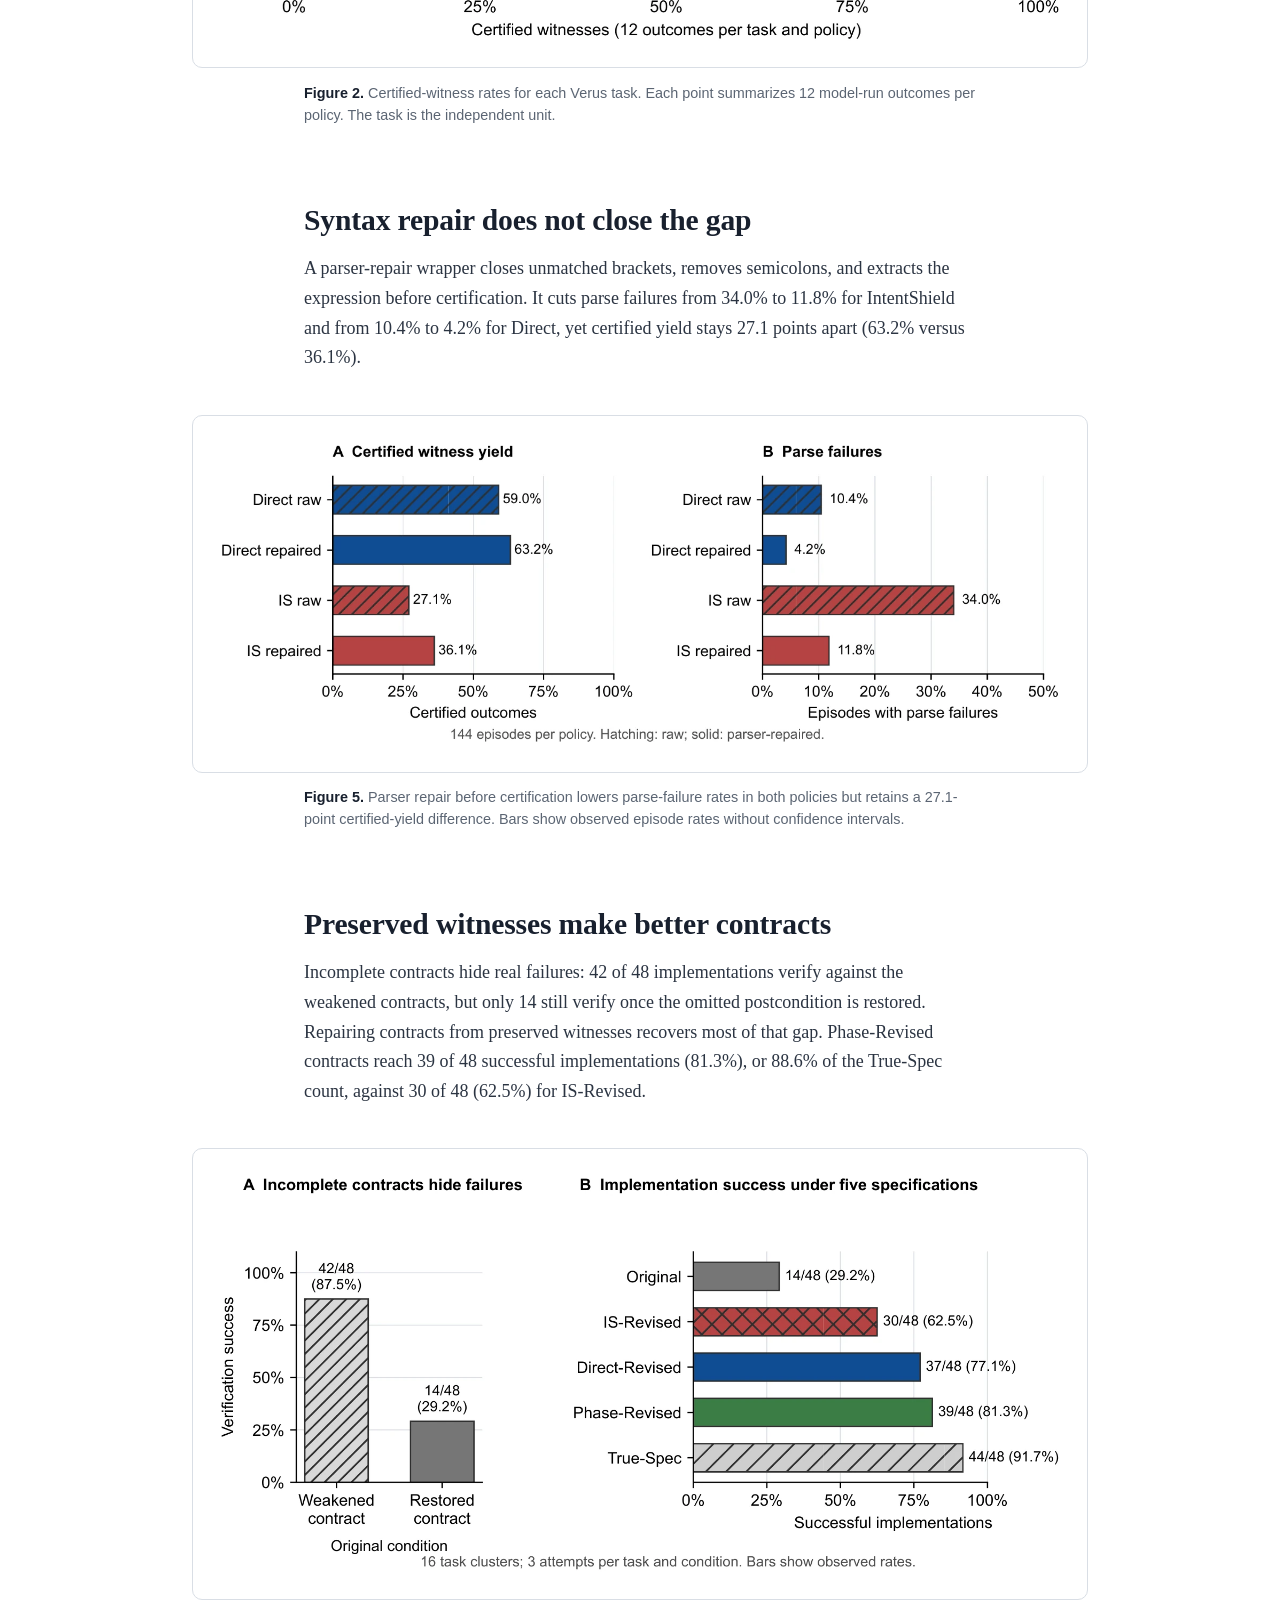
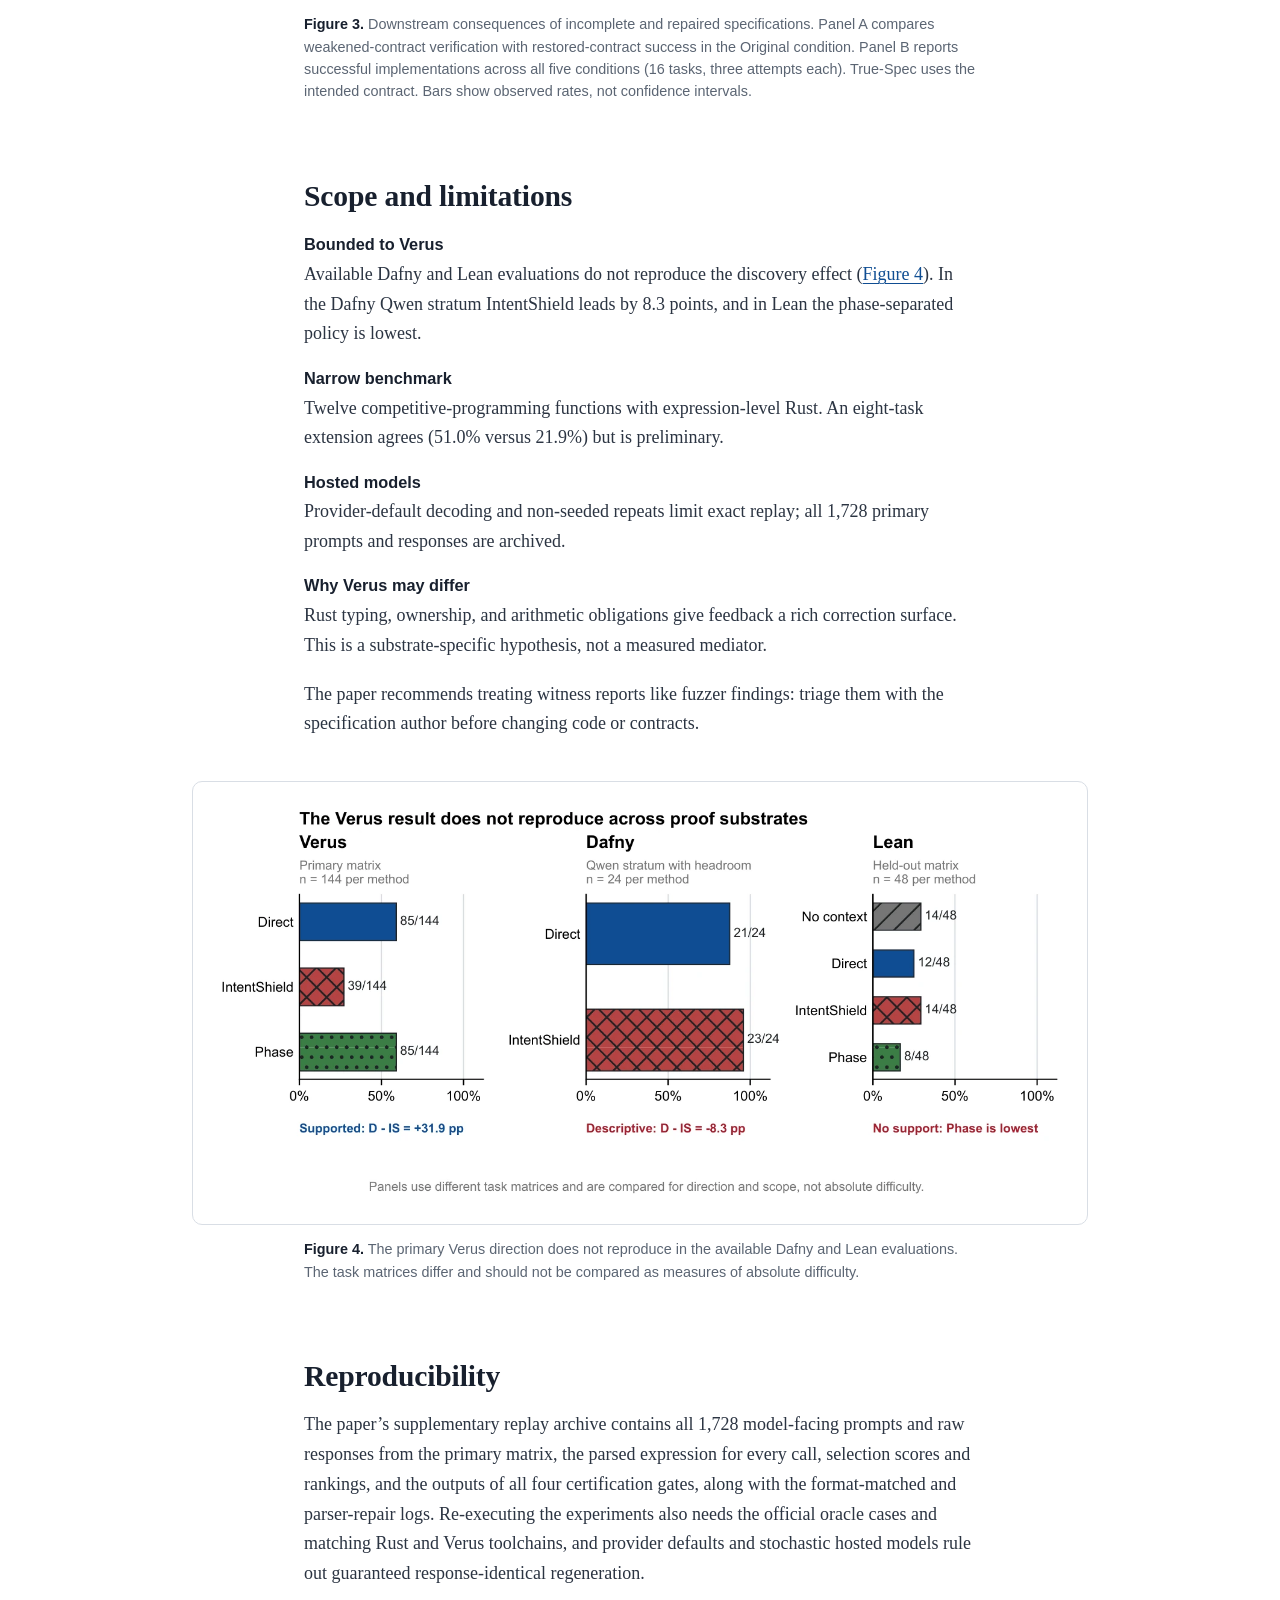
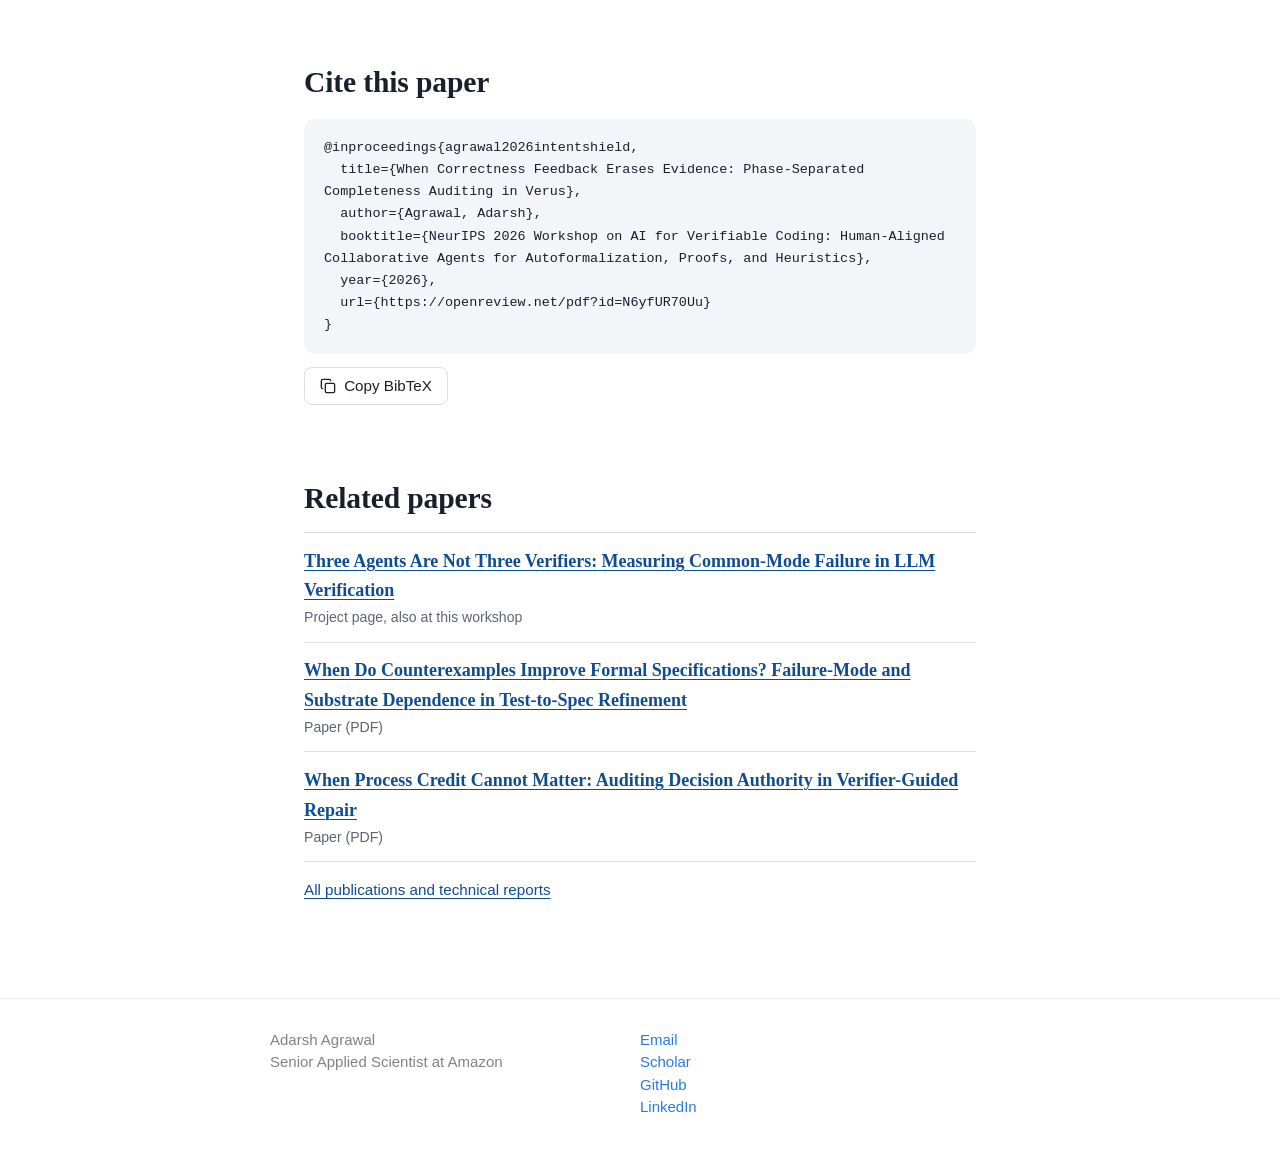
<file: papers/intent-shield/index.html>
<!doctype html>
<html lang="en">
<head>
<meta charset="utf-8">
<meta name="viewport" content="width=device-width, initial-scale=1">
<title>When Correctness Feedback Erases Evidence | Adarsh Agrawal</title>
<meta name="description" content="A task-level study of how correctness feedback can suppress evidence of incomplete formal specifications, and how a frozen phase boundary preserves that evidence for repair.">
<meta name="author" content="Adarsh Agrawal">
<link rel="canonical" href="https://addarshh.github.io/papers/intent-shield/">
<meta name="theme-color" content="#ffffff">
<link rel="icon" href="/assets/favicon.svg" type="image/svg+xml">
<meta property="og:type" content="article">
<meta property="og:site_name" content="Adarsh Agrawal">
<meta property="og:title" content="When Correctness Feedback Erases Evidence: Phase-Separated Completeness Auditing in Verus">
<meta property="og:description" content="A task-level study of how correctness feedback can suppress evidence of incomplete formal specifications, and how a frozen phase boundary preserves that evidence for repair.">
<meta property="og:url" content="https://addarshh.github.io/papers/intent-shield/">
<meta property="og:image" content="https://addarshh.github.io/papers/intent-shield/assets/social-card.jpg">
<meta property="og:image:width" content="1200">
<meta property="og:image:height" content="675">
<meta property="og:image:alt" content="Title slide of the talk for When Correctness Feedback Erases Evidence">
<meta name="twitter:card" content="summary_large_image">
<meta name="twitter:title" content="When Correctness Feedback Erases Evidence: Phase-Separated Completeness Auditing in Verus">
<meta name="twitter:description" content="A task-level study of how correctness feedback can suppress evidence of incomplete formal specifications, and how a frozen phase boundary preserves that evidence for repair.">
<meta name="twitter:image" content="https://addarshh.github.io/papers/intent-shield/assets/social-card.jpg">
<meta name="citation_title" content="When Correctness Feedback Erases Evidence: Phase-Separated Completeness Auditing in Verus">
<meta name="citation_author" content="Agrawal, Adarsh">
<meta name="citation_publication_date" content="2026">
<meta name="citation_conference_title" content="NeurIPS 2026 Workshop on AI for Verifiable Coding: Human-Aligned Collaborative Agents for Autoformalization, Proofs, and Heuristics">
<meta name="citation_pdf_url" content="https://openreview.net/pdf?id=N6yfUR70Uu">
<script type="application/ld+json">
{
 "@context": "https://schema.org",
 "@type": "ScholarlyArticle",
 "headline": "When Correctness Feedback Erases Evidence: Phase-Separated Completeness Auditing in Verus",
 "name": "When Correctness Feedback Erases Evidence: Phase-Separated Completeness Auditing in Verus",
 "author": [
  {
   "@type": "Person",
   "name": "Adarsh Agrawal",
   "url": "https://addarshh.github.io/"
  }
 ],
 "datePublished": "2026",
 "url": "https://addarshh.github.io/papers/intent-shield/",
 "image": "https://addarshh.github.io/papers/intent-shield/assets/social-card.jpg",
 "keywords": "formal verification, Verus, specification completeness, LLM agents, correctness feedback, specification repair",
 "abstract": "Correctness feedback can undermine specification-completeness auditing by suppressing programs that satisfy a written contract but violate intended behavior. We evaluate this objective reversal on 12 Verus/Rust tasks across four model families under matched call budgets. Independent no-feedback discovery more than doubles certified-witness yield relative to IntentShield’s corrective-feedback loop (59.0% versus 27.1%). A format-matched iterative control shows that the feedback-content contrast is larger than the independent-restart contrast. The advantage persists across model families and after parser repair. A separate phase-separated execution reproduces the aggregate yield without reusing responses, and most certified witnesses also expose held-out disagreements. Preserving this evidence improves downstream specification repair: Phase-Revised contracts achieve 81.3% implementation success, compared with 62.5% for IS-Revised, while Direct-Revised performs similarly. Both no-feedback witness sources substantially outperform weakened specifications. Available Dafny and Lean evaluations do not reproduce the discovery effect, bounding the finding to the studied Verus/Rust setting. The design rule is clear: freeze and certify evidence of incompleteness before introducing correctness-oriented repair.",
 "isPartOf": {
  "@type": "PublicationEvent",
  "name": "NeurIPS 2026 Workshop on AI for Verifiable Coding: Human-Aligned Collaborative Agents for Autoformalization, Proofs, and Heuristics"
 },
 "encoding": {
  "@type": "MediaObject",
  "contentUrl": "https://openreview.net/pdf?id=N6yfUR70Uu",
  "encodingFormat": "application/pdf"
 }
}
</script>
<style>
:root{--a1:#0F4D92;--a2:#B64342;--a3:#3A7D44;}
:root{
  --ink:#18202E; --body:#2B3442; --muted:#5B6573; --faint:#8A93A0; --rule:#D9DEE5; --fog:#F3F5F8; --paper:#FFFFFF;
  --signal:#0F4D92; --signal-deep:#0B3A6E;
  --serif:Charter,"Bitstream Charter","Sitka Text",Cambria,"Iowan Old Style",Georgia,serif;
  --sans:"Helvetica Neue",Helvetica,Arial,sans-serif;
  --mono:ui-monospace,"SF Mono",SFMono-Regular,Menlo,Consolas,"Liberation Mono",monospace;
  --measure:42rem; --wide:68rem; --gutter:clamp(1.25rem,4vw,2.5rem);
}
*,*::before,*::after{box-sizing:border-box}
html{-webkit-text-size-adjust:100%;text-size-adjust:100%;scroll-behavior:smooth}
@media (prefers-reduced-motion:reduce){html{scroll-behavior:auto}}
body{margin:0;background:var(--paper);color:var(--body);font:400 1.125rem/1.65 var(--serif);font-kerning:normal;font-variant-numeric:lining-nums;-webkit-font-smoothing:antialiased}
img{max-width:100%}
a{color:var(--signal);text-decoration-thickness:1px;text-underline-offset:.18em}
a:hover{color:var(--signal-deep);text-decoration-thickness:2px}
:focus-visible{outline:2px solid var(--signal);outline-offset:3px;border-radius:4px}
.skip{position:absolute;left:-9999px;top:0}
.skip:focus{left:1rem;top:1rem;z-index:20;background:var(--paper);padding:.5rem .8rem;font:600 .95rem/1 var(--sans)}

/* site chrome: same markup and rules as assets/site.css */
.site-header,.site-footer{color:#111;font:400 16px/1.5 "Helvetica Neue",Helvetica,Arial,sans-serif}
.site-header{position:relative;min-height:57px;border-bottom:1px solid #e8e8e8}
.nav-shell,.page-shell{width:100%;max-width:800px;margin-right:auto;margin-left:auto;padding-right:30px;padding-left:30px}
.nav-shell{position:relative;min-height:56px}
.nav-shell::after,.footer-inner::after{display:table;clear:both;content:""}
.site-name{float:left;margin-bottom:0;color:#424242;font-size:26px;font-weight:300;line-height:56px;text-decoration:none}
.site-name:visited,.site-name:hover,.site-name:focus-visible{color:#424242;text-decoration:none}
.site-nav{float:right;line-height:56px}
.site-nav a,.site-nav a:visited{color:#111;line-height:1.5;text-decoration:none}
.site-nav a:hover,.site-nav a:focus-visible{color:#111;text-decoration:underline}
.site-nav a:not(:last-child){margin-right:20px}
.menu-button{display:none;border:0;background:transparent;color:#424242;cursor:pointer}
.menu-button svg{width:18px;height:18px;stroke-width:1.8}

main{padding:0 var(--gutter)}
.col{max-width:var(--measure);margin-left:auto;margin-right:auto}
.wide{max-width:var(--wide);margin-left:auto;margin-right:auto}
.mid{max-width:56rem;margin-left:auto;margin-right:auto}

/* hero */
.hero{padding:clamp(2.5rem,7vw,4.75rem) 0 0}
.venue{font:500 .95rem/1.45 var(--sans);color:var(--muted);margin:0 0 1.1rem}
.venue a{color:inherit}
h1{margin:0;color:var(--ink);font-family:var(--serif);font-weight:700;letter-spacing:-.012em}
h1 .t-main{display:block;font-size:clamp(2.05rem,1.2rem + 3.3vw,3.35rem);line-height:1.08;text-wrap:balance}
h1 .t-sub{display:block;margin-top:.55rem;font-size:clamp(1.2rem,.98rem + .95vw,1.65rem);line-height:1.28;font-weight:400;letter-spacing:0;color:var(--body);text-wrap:balance}
.byline{margin:1.35rem 0 0;font:400 1.02rem/1.5 var(--sans);color:var(--muted)}
.byline a{color:var(--ink);font-weight:600;text-decoration:none}
.byline a:hover{text-decoration:underline}
.links{display:flex;flex-wrap:wrap;gap:.6rem;margin:1.6rem 0 0;padding:0;list-style:none}
.btn{display:inline-flex;align-items:center;gap:.5rem;padding:.62rem .95rem;border:1px solid var(--rule);border-radius:8px;background:var(--paper);color:var(--ink);font:500 .95rem/1 var(--sans);text-decoration:none;cursor:pointer}
.btn:visited{color:var(--ink)}
.btn:hover{border-color:var(--ink);color:var(--ink);text-decoration:none}
.btn.primary,.btn.primary:visited{background:var(--signal);border-color:var(--signal);color:#fff}
.btn.primary:hover{background:var(--signal-deep);border-color:var(--signal-deep);color:#fff}
.btn svg{width:1.05em;height:1.05em;flex:none}

/* the claim: the page's one loud element */
.claim{margin:2.4rem auto 0;color:var(--ink);font:400 clamp(1.24rem,1.04rem + .8vw,1.52rem)/1.5 var(--serif);text-wrap:pretty}
.n{font-weight:700;white-space:nowrap}
.nw{white-space:nowrap}
.c1{color:var(--a1)}.c2{color:var(--a2)}.c3{color:var(--a3)}.c4{color:var(--a4)}.c5{color:var(--a5)}

/* figures */
figure{margin:2.6rem auto 0}
.plate{background:#fff;border:1px solid var(--rule);border-radius:10px;padding:clamp(.6rem,2vw,1.4rem)}
figure img{display:block;width:100%;height:auto}
figcaption{max-width:var(--measure);margin:.85rem auto 0;font:400 .9rem/1.55 var(--sans);color:var(--muted)}
figcaption b{color:var(--ink);font-weight:600}

/* sections */
section{margin-top:clamp(3.2rem,7vw,4.75rem)}
h2{margin:0 0 1rem;color:var(--ink);font:700 clamp(1.45rem,1.2rem + .9vw,1.85rem)/1.2 var(--serif);letter-spacing:-.005em}
h3{margin:2.1rem 0 .55rem;color:var(--ink);font:600 1.12rem/1.35 var(--sans)}
p{margin:0 0 1rem}
.sc{font-variant-caps:all-small-caps;letter-spacing:.04em;font-variant-numeric:lining-nums}
.eq{margin:1.25rem 0;padding:.9rem 1.1rem;background:var(--fog);border-radius:8px;font:400 1.08rem/1.9 var(--serif);color:var(--ink);overflow-x:auto}
.eq i{font-style:italic}
.note{font:400 .95rem/1.55 var(--sans);color:var(--muted)}

/* findings: number hangs on the left, sentence on the right */
.findings{list-style:none;margin:1.4rem auto 0;padding:0}
.findings li{display:grid;grid-template-columns:13rem minmax(0,1fr);gap:1.5rem;padding:1.15rem 0;border-top:1px solid var(--rule)}
.findings li:last-child{border-bottom:1px solid var(--rule)}
.findings .k{color:var(--ink);font:650 1.42rem/1.25 var(--sans);letter-spacing:-.01em}
.findings .v{margin:0;font-size:1.05rem;line-height:1.6}

/* ordered procedures (real sequences only) */
.steps{margin:1.2rem 0 1.4rem;padding:0;list-style:none;counter-reset:step}
.steps li{position:relative;padding:.1rem 0 .9rem 2.6rem;counter-increment:step}
.steps li::before{content:counter(step);position:absolute;left:0;top:.15rem;width:1.75rem;height:1.75rem;border-radius:50%;background:var(--ink);color:#fff;font:600 .9rem/1.75rem var(--sans);text-align:center}
.steps b{color:var(--ink)}

/* term lists: limitations, study arms */
.terms{margin:1.2rem 0 1.2rem}
.terms dt{margin-top:1.1rem;color:var(--ink);font:600 1.02rem/1.4 var(--sans)}
.terms dt:first-child{margin-top:0}
.terms dd{margin:.25rem 0 0}

/* tables */
.tablewrap{overflow-x:auto;margin:1.4rem 0}
table{border-collapse:collapse;width:100%;font:400 .95rem/1.45 var(--sans);font-variant-numeric:lining-nums tabular-nums}
th,td{padding:.6rem .75rem .6rem 0;text-align:left;vertical-align:top;border-bottom:1px solid var(--rule)}
th{color:var(--muted);font-weight:600}
td:first-child{color:var(--ink);font-weight:600}

/* slide viewer */
.deck{display:grid;grid-template-columns:minmax(0,1fr) 16.5rem;gap:1.75rem;align-items:start;margin-top:1.4rem}
.deck-stage{position:relative;aspect-ratio:16/9;background:var(--fog);border:1px solid var(--rule);border-radius:10px;overflow:hidden;cursor:pointer}
.deck-stage img{display:block;width:100%;height:100%;object-fit:contain}
.deck-stage:fullscreen{background:#000;border:0;border-radius:0}
.deck-bar{display:flex;align-items:center;gap:.5rem;margin-top:.8rem;font:500 .92rem/1 var(--sans);color:var(--muted)}
.ibtn{display:inline-grid;place-items:center;width:2.4rem;height:2.4rem;padding:0;border:1px solid var(--rule);border-radius:8px;background:var(--paper);color:var(--ink);cursor:pointer}
.ibtn:hover{border-color:var(--ink)}
.ibtn:disabled{color:var(--faint);border-color:var(--rule);cursor:default}
.ibtn svg{width:1.15rem;height:1.15rem}
.deck-count{min-width:7.2rem;text-align:center;font-variant-numeric:tabular-nums}
.deck-bar .grow{flex:1}
.deck-bar .dl{display:inline-flex;align-items:center;gap:.45rem;color:var(--signal);text-decoration:none}
.deck-bar .dl:hover{text-decoration:underline}
.deck-bar .dl svg{width:1.05rem;height:1.05rem}
.outline{list-style:none;margin:0;padding:0;font:400 .9rem/1.35 var(--sans)}
.outline button{display:grid;grid-template-columns:1.7rem minmax(0,1fr);width:100%;padding:.42rem .55rem;border:0;border-radius:6px;background:none;color:var(--muted);font:inherit;text-align:left;cursor:pointer}
.outline button:hover{color:var(--ink)}
.outline button span:first-child{color:var(--faint);font-variant-numeric:tabular-nums}
.outline button[aria-current="true"]{background:var(--fog);color:var(--ink);font-weight:600}
.outline button[aria-current="true"] span:first-child{color:var(--ink)}

/* citation */
.bib{margin:1.2rem 0 0;padding:1.1rem 1.25rem;background:var(--fog);border-radius:10px;overflow-x:auto}
.bib pre{margin:0;font:400 .84rem/1.65 var(--mono);color:var(--ink);white-space:pre-wrap;overflow-wrap:anywhere}
.copyrow{display:flex;align-items:center;gap:.9rem;margin-top:.8rem}
.copyrow .status{font:400 .9rem/1 var(--sans);color:var(--muted)}

/* related */
.related{list-style:none;margin:1rem 0 0;padding:0}
.related li{padding:.85rem 0;border-top:1px solid var(--rule)}
.related li:last-child{border-bottom:1px solid var(--rule)}
.related a{font-weight:600}
.related .kind{display:block;margin-top:.15rem;font:400 .88rem/1.4 var(--sans);color:var(--muted)}

/* footer: same markup and rules as assets/site.css */
.site-footer{margin-top:clamp(4rem,9vw,6rem);padding:30px 0;border-top:1px solid #e8e8e8}
.footer-inner{color:#828282;font-size:15px}
.footer-inner>div:first-child,.footer-links{float:left;width:50%}
.footer-inner strong,.footer-inner span{display:block}
.footer-inner strong{color:#828282;font-weight:400}
.footer-links a{display:block;color:#2a7ae2;text-decoration:none}
.footer-links a:visited{color:#1756a9}
.footer-links a:hover,.footer-links a:focus-visible{color:#113f7c;text-decoration:underline}

@media screen and (max-width:800px){
  .page-shell,.nav-shell{max-width:770px;padding-right:15px;padding-left:15px}
}
@media screen and (max-width:600px){
  .site-nav{position:absolute;z-index:30;top:48px;right:15px;display:none;min-width:150px;padding:5px 0;border:1px solid #e8e8e8;border-radius:5px;background:#fff;line-height:1.5;text-align:right}
  .site-nav.is-open{display:block}
  .site-nav a{display:block;margin:0;padding:5px 10px}
  .site-nav a:not(:last-child){margin-right:0}
  .menu-button{position:absolute;z-index:31;top:9px;right:15px;display:grid;width:36px;height:38px;padding:0;place-items:center}
  .footer-inner>div:first-child,.footer-links{float:none;width:100%}
  .footer-links{margin-top:15px}
}
@media screen and (max-width:390px){
  .site-name{font-size:23px}
}

@media (max-width:960px){
  .deck{grid-template-columns:1fr}
  .deck .outline-wrap{display:none}
}
@media (max-width:720px){
  body{font-size:1.0625rem}
  .findings li{grid-template-columns:1fr;gap:.3rem}
  .findings .k{font-size:1.3rem}
  .deck-bar .dl span{display:none}
}
@media print{
  .site-header,.links,.deck,.copyrow,.site-footer{display:none}
  body{font-size:11pt}
}
</style>
</head>
<body>
<a class="skip" href="#main">Skip to content</a>
<header class="site-header">
  <div class="nav-shell">
    <a class="site-name" href="/index.html">Adarsh Agrawal</a>
    <button class="menu-button" type="button" data-menu-toggle data-icon-x="&lt;svg viewBox=&quot;0 0 24 24&quot; fill=&quot;none&quot; stroke=&quot;currentColor&quot; stroke-width=&quot;2&quot; stroke-linecap=&quot;round&quot; stroke-linejoin=&quot;round&quot; aria-hidden=&quot;true&quot; focusable=&quot;false&quot;&gt;&lt;path d=&quot;M18 6 6 18&quot;/&gt;&lt;path d=&quot;m6 6 12 12&quot;/&gt;&lt;/svg&gt;" aria-expanded="false" aria-controls="site-nav" aria-label="Open navigation" title="Open navigation"><svg viewBox="0 0 24 24" fill="none" stroke="currentColor" stroke-width="2" stroke-linecap="round" stroke-linejoin="round" aria-hidden="true" focusable="false"><path d="M4 12h16"/><path d="M4 6h16"/><path d="M4 18h16"/></svg></button>
    <nav class="site-nav" id="site-nav" data-site-nav aria-label="Primary navigation">
      <a href="/index.html">About</a>
      <a href="/experience.html">CV</a>
      <a href="/research.html">Research</a>
      <a href="/recognition.html">Others</a>
    </nav>
  </div>
</header>

<main id="main">
<article>
  <header class="hero col">
    <p class="venue">Poster at the NeurIPS 2026 Workshop on AI for Verifiable Coding</p>
    <h1><span class="t-main">When Correctness Feedback Erases Evidence</span><span class="t-sub">Phase-Separated Completeness Auditing in Verus</span></h1>
    <p class="byline"><a href="/index.html">Adarsh Agrawal</a></p>
    <ul class="links" aria-label="Paper resources">
      <li><a class="btn primary" href="https://openreview.net/pdf?id=N6yfUR70Uu" target="_blank" rel="noreferrer"><svg viewBox="0 0 24 24" fill="none" stroke="currentColor" stroke-width="2" stroke-linecap="round" stroke-linejoin="round" aria-hidden="true" focusable="false"><path d="M15 2H6a2 2 0 0 0-2 2v16a2 2 0 0 0 2 2h12a2 2 0 0 0 2-2V7Z"/><path d="M14 2v4a2 2 0 0 0 2 2h4"/><path d="M10 9H8"/><path d="M16 13H8"/><path d="M16 17H8"/></svg>Paper</a></li>
      <li><a class="btn" href="intent-shield-slides.pdf"><svg viewBox="0 0 24 24" fill="none" stroke="currentColor" stroke-width="2" stroke-linecap="round" stroke-linejoin="round" aria-hidden="true" focusable="false"><path d="M2 3h20"/><path d="M21 3v11a2 2 0 0 1-2 2H5a2 2 0 0 1-2-2V3"/><path d="m7 21 5-5 5 5"/></svg>Slides</a></li>
      <li><a class="btn" href="#cite"><svg viewBox="0 0 24 24" fill="none" stroke="currentColor" stroke-width="2" stroke-linecap="round" stroke-linejoin="round" aria-hidden="true" focusable="false"><path d="M16 3a2 2 0 0 0-2 2v6a2 2 0 0 0 2 2 1 1 0 0 1 1 1v1a2 2 0 0 1-2 2 1 1 0 0 0-1 1v2a1 1 0 0 0 1 1 6 6 0 0 0 6-6V5a2 2 0 0 0-2-2z"/><path d="M5 3a2 2 0 0 0-2 2v6a2 2 0 0 0 2 2 1 1 0 0 1 1 1v1a2 2 0 0 1-2 2 1 1 0 0 0-1 1v2a1 1 0 0 0 1 1 6 6 0 0 0 6-6V5a2 2 0 0 0-2-2z"/></svg>Cite</a></li>
    </ul>
  </header>

  <p class="claim col">Feedback that helps a model fix a program works against an audit that needs wrong programs as evidence. On 12 Verus/Rust tasks, discovery without correctness feedback certified a completeness witness in <span class="n c1">85 of 144</span> outcomes; IntentShield’s feedback loop did so in <span class="n c2">39</span>. In a separate 16-task study, contracts repaired from the frozen evidence reached <span class="n c3">81.3%</span> implementation success, against <span class="n c2">62.5%</span> for contracts repaired from IntentShield’s candidates.</p>

  <figure class="wide" id="figure-1">
  <div class="plate"><img src="assets/fig1-phase-separation.webp" width="1631" height="695" alt="Diagram of two pipelines. IntentShield keeps corrective feedback inside discovery, revising the candidate between calls, and certifies 39 of 144 witnesses. The phase-separated pipeline runs discovery without feedback, freezes the exact candidate at a boundary, certifies 85 of 144 witnesses, then repairs the specification and synthesizes an implementation, succeeding on 39 of 48." decoding="async"></div>
  <figcaption><b>Figure 1.</b> Correctness feedback enters at different times. IntentShield uses it while searching for a witness. Phase uses the same discovery policy as Direct and introduces repair feedback only after the candidate has been frozen. The downstream result is from a separate 16-task study.</figcaption>
</figure>

  <section class="col abstract" id="abstract" aria-labelledby="h-abstract">
    <h2 id="h-abstract">Abstract</h2>
    <p>Correctness feedback can undermine specification-completeness auditing by suppressing programs that satisfy a written contract but violate intended behavior. We evaluate this objective reversal on 12 Verus/Rust tasks across four model families under matched call budgets. Independent no-feedback discovery more than doubles certified-witness yield relative to IntentShield’s corrective-feedback loop (59.0% versus 27.1%). A format-matched iterative control shows that the feedback-content contrast is larger than the independent-restart contrast. The advantage persists across model families and after parser repair. A separate phase-separated execution reproduces the aggregate yield without reusing responses, and most certified witnesses also expose held-out disagreements. Preserving this evidence improves downstream specification repair: Phase-Revised contracts achieve 81.3% implementation success, compared with 62.5% for IS-Revised, while Direct-Revised performs similarly. Both no-feedback witness sources substantially outperform weakened specifications. Available Dafny and Lean evaluations do not reproduce the discovery effect, bounding the finding to the studied Verus/Rust setting. The design rule is clear: freeze and certify evidence of incompleteness before introducing correctness-oriented repair.</p>
  </section>

  <section id="findings" aria-labelledby="h-findings">
    <h2 class="col" id="h-findings">Key findings</h2>
    <ul class="findings mid">
      <li><div class="k"><span class="c1">59.0%</span> vs <span class="c2">27.1%</span></div><p class="v">Certified-witness yield, Direct against IntentShield, with 144 outcomes per policy. Direct leads on 11 of 12 tasks (exact sign test <span class="nw">p = 0.006),</span> and the mean task-level difference is <span class="nw">31.9 points</span>, with a task-bootstrap 95% interval of [21.5, 38.9].</p></li>
      <li><div class="k">69.6%</div><p class="v">Share of that 31.9-point gap, <span class="nw">22.2 points</span>, that separates IntentShield from a format-matched control. The control keeps IntentShield’s template and candidate history but replaces every feedback field with “[not evaluated]”, and it certifies 49.3%. Independent restarts account for the other <span class="nw">9.7 points</span>. This is an observed-rate decomposition, not a mediation analysis.</p></li>
      <li><div class="k">92.9%</div><p class="v">Of Direct’s 85 certified witnesses, 79 also disagree on a test case withheld from certification.</p></li>
      <li><div class="k"><span class="nw">85 = 85</span></div><p class="v">A separate phase-separated run, 48 hours later with fresh requests and no reused responses, certifies the same number of witnesses. Cell-level agreement is 84.7% (Cohen’s <span class="nw">κ = 0.68),</span> and 43 of the 74 co-certified cells hold distinct expressions.</p></li>
      <li><div class="k"><span class="c3">81.3%</span> vs <span class="c2">62.5%</span></div><p class="v">Implementation success with Phase-Revised versus IS-Revised contracts (16 tasks, three attempts each). Phase-Revised wins on nine tasks and ties on seven, with no losses (two-sided sign test <span class="nw">p = 0.004);</span> Direct-Revised reaches 77.1%.</p></li>
    </ul>
  </section>

  <section class="wide" id="slides" aria-labelledby="h-slides">
    <h2 class="col" id="h-slides">Talk slides</h2>
    <div class="deck" data-deck data-count="13" data-base="assets/slides/slide-" data-titles="[&quot;When Correctness Feedback Erases Evidence&quot;, &quot;A verified program can still be wrong&quot;, &quot;A certified witness must pass four gates&quot;, &quot;Feedback that helps synthesis hurts auditing&quot;, &quot;Phase separation: freeze, then repair&quot;, &quot;A matched-budget study on 12 Verus tasks&quot;, &quot;Feedback more than halves witness yield&quot;, &quot;Feedback content drives most of the gap&quot;, &quot;Robust across model families and syntax repair&quot;, &quot;A separate Phase run reproduces discovery&quot;, &quot;Preserved witnesses yield better contracts&quot;, &quot;Bounded to Verus: no transfer to Dafny or Lean&quot;, &quot;Freeze the witness, certify the gap, then repair&quot;]" role="region" aria-roledescription="carousel" aria-label="Talk slides">
      <div>
        <div class="deck-stage" tabindex="0" aria-label="Current slide. Use the arrow keys to move between slides.">
          <img src="assets/slides/slide-01.webp" width="1600" height="900" alt="Slide 1 of 13: When Correctness Feedback Erases Evidence" decoding="async">
        </div>
        <div class="deck-bar">
          <button type="button" class="ibtn" data-prev aria-label="Previous slide"><svg viewBox="0 0 24 24" fill="none" stroke="currentColor" stroke-width="2" stroke-linecap="round" stroke-linejoin="round" aria-hidden="true" focusable="false"><path d="m15 18-6-6 6-6"/></svg></button>
          <span class="deck-count" aria-live="polite">Slide 1 of 13</span>
          <button type="button" class="ibtn" data-next aria-label="Next slide"><svg viewBox="0 0 24 24" fill="none" stroke="currentColor" stroke-width="2" stroke-linecap="round" stroke-linejoin="round" aria-hidden="true" focusable="false"><path d="m9 18 6-6-6-6"/></svg></button>
          <span class="grow"></span>
          <a class="dl" href="intent-shield-slides.pdf"><svg viewBox="0 0 24 24" fill="none" stroke="currentColor" stroke-width="2" stroke-linecap="round" stroke-linejoin="round" aria-hidden="true" focusable="false"><path d="M21 15v4a2 2 0 0 1-2 2H5a2 2 0 0 1-2-2v-4"/><path d="m7 10 5 5 5-5"/><path d="M12 15V3"/></svg><span>Download PDF</span></a>
          <button type="button" class="ibtn" data-fullscreen aria-label="Show slides full screen"><svg viewBox="0 0 24 24" fill="none" stroke="currentColor" stroke-width="2" stroke-linecap="round" stroke-linejoin="round" aria-hidden="true" focusable="false"><path d="M8 3H5a2 2 0 0 0-2 2v3"/><path d="M21 8V5a2 2 0 0 0-2-2h-3"/><path d="M3 16v3a2 2 0 0 0 2 2h3"/><path d="M16 21h3a2 2 0 0 0 2-2v-3"/></svg></button>
        </div>
        <noscript><p class="note">The slide viewer needs JavaScript. <a href="intent-shield-slides.pdf">Download the slides as a PDF</a>.</p></noscript>
      </div>
      <nav class="outline-wrap" aria-label="Slide list">
        <ol class="outline">
          <li><button type="button" aria-current="true"><span>1</span><span>When Correctness Feedback Erases Evidence</span></button></li>
          <li><button type="button" aria-current="false"><span>2</span><span>A verified program can still be wrong</span></button></li>
          <li><button type="button" aria-current="false"><span>3</span><span>A certified witness must pass four gates</span></button></li>
          <li><button type="button" aria-current="false"><span>4</span><span>Feedback that helps synthesis hurts auditing</span></button></li>
          <li><button type="button" aria-current="false"><span>5</span><span>Phase separation: freeze, then repair</span></button></li>
          <li><button type="button" aria-current="false"><span>6</span><span>A matched-budget study on 12 Verus tasks</span></button></li>
          <li><button type="button" aria-current="false"><span>7</span><span>Feedback more than halves witness yield</span></button></li>
          <li><button type="button" aria-current="false"><span>8</span><span>Feedback content drives most of the gap</span></button></li>
          <li><button type="button" aria-current="false"><span>9</span><span>Robust across model families and syntax repair</span></button></li>
          <li><button type="button" aria-current="false"><span>10</span><span>A separate Phase run reproduces discovery</span></button></li>
          <li><button type="button" aria-current="false"><span>11</span><span>Preserved witnesses yield better contracts</span></button></li>
          <li><button type="button" aria-current="false"><span>12</span><span>Bounded to Verus: no transfer to Dafny or Lean</span></button></li>
          <li><button type="button" aria-current="false"><span>13</span><span>Freeze the witness, certify the gap, then repair</span></button></li>
        </ol>
      </nav>
    </div>
  </section>

  <section id="method" aria-labelledby="h-method">
    <div class="col">
      <h2 id="h-method">Auditing a contract for what it forgot</h2>
      <p>A verifier can discharge every obligation in a contract while the program still violates its author’s intent. A <em>completeness witness</em> makes that gap concrete: a program the weakened contract accepts but the task rejects. A candidate counts as a certified witness only if it passes four gates:</p>
      <ol class="steps">
        <li><b>Admitted.</b> It verifies under the weakened contract.</li>
        <li><b>Gap-exposing.</b> Restoring the omitted postcondition makes verification fail.</li>
        <li><b>Executable.</b> It compiles and runs as Rust.</li>
        <li><b>Wrong.</b> It disagrees with at least one official test case.</li>
      </ol>
      <p>Ordinary synthesis uses compiler, verifier, and test feedback to move a candidate toward intended behavior. In an audit, the same feedback erases the evidence. IntentShield keeps corrective feedback inside discovery. Direct makes three independent calls with nothing carried over. Phase runs Direct’s discovery protocol again as a separate execution, freezes the selected candidate, certifies it, and only then hands it to repair (<a href="#figure-1">Figure 1</a>). Every policy gets the same three-call budget on 12 VeriContest tasks across four model families: Claude Sonnet 5, DeepSeek V3.2, Devstral 2, and Qwen3-Coder-480B.</p>
    </div>
  </section>

  <section id="yield" aria-labelledby="h-yield">
    <div class="col">
      <h2 id="h-yield">Feedback more than halves witness yield</h2>
      <p>Direct certifies 85 of 144 outcomes (59.0%) and IntentShield 39 (27.1%). The gap appears in both task strata: <span class="nw">38.3 points</span> on the five residual-contract tasks and <span class="nw">27.4 points</span> on the seven total-omission controls. The only reversal is cf50A, where IntentShield certifies four outcomes to Direct’s two.</p>
    </div>
    <figure class="mid" id="figure-2">
  <div class="plate"><img src="assets/fig2-witness-yield.webp" width="1650" height="817" alt="Dot plot of certified-witness rates for 12 Verus tasks, Direct against IntentShield. Direct is higher on 11 tasks; cf50A is the only reversal." decoding="async" loading="lazy"></div>
  <figcaption><b>Figure 2.</b> Certified-witness rates for each Verus task. Each point summarizes 12 model-run outcomes per policy. The task is the independent unit.</figcaption>
</figure>
  </section>

  <section id="robustness" aria-labelledby="h-robustness">
    <div class="col">
      <h2 id="h-robustness">Syntax repair does not close the gap</h2>
      <p>A parser-repair wrapper closes unmatched brackets, removes semicolons, and extracts the expression before certification. It cuts parse failures from 34.0% to 11.8% for IntentShield and from 10.4% to 4.2% for Direct, yet certified yield stays <span class="nw">27.1 points</span> apart (63.2% versus 36.1%).</p>
    </div>
    <figure class="mid" id="figure-5">
  <div class="plate"><img src="assets/fig5-parser-repair.webp" width="1408" height="516" alt="Two bar charts. Certified witness yield: Direct raw 59.0%, repaired 63.2%; IntentShield raw 27.1%, repaired 36.1%. Parse failures: Direct raw 10.4%, repaired 4.2%; IntentShield raw 34.0%, repaired 11.8%." decoding="async" loading="lazy"></div>
  <figcaption><b>Figure 5.</b> Parser repair before certification lowers parse-failure rates in both policies but retains a 27.1-point certified-yield difference. Bars show observed episode rates without confidence intervals.</figcaption>
</figure>
  </section>

  <section id="repair" aria-labelledby="h-repair">
    <div class="col">
      <h2 id="h-repair">Preserved witnesses make better contracts</h2>
      <p>Incomplete contracts hide real failures: 42 of 48 implementations verify against the weakened contracts, but only 14 still verify once the omitted postcondition is restored. Repairing contracts from preserved witnesses recovers most of that gap. Phase-Revised contracts reach 39 of 48 successful implementations (81.3%), or 88.6% of the True-Spec count, against 30 of 48 (62.5%) for IS-Revised.</p>
    </div>
    <figure class="mid" id="figure-3">
  <div class="plate"><img src="assets/fig3-downstream-repair.webp" width="1591" height="758" alt="Two bar charts. A: 42 of 48 implementations verify under weakened contracts versus 14 of 48 under restored contracts. B: successful implementations by specification: Original 14 of 48, IS-Revised 30, Direct-Revised 37, Phase-Revised 39, True-Spec 44." decoding="async" loading="lazy"></div>
  <figcaption><b>Figure 3.</b> Downstream consequences of incomplete and repaired specifications. Panel A compares weakened-contract verification with restored-contract success in the Original condition. Panel B reports successful implementations across all five conditions (16 tasks, three attempts each). True-Spec uses the intended contract. Bars show observed rates, not confidence intervals.</figcaption>
</figure>
  </section>

  <section id="limitations" aria-labelledby="h-limitations">
    <div class="col">
      <h2 id="h-limitations">Scope and limitations</h2>
      <dl class="terms">
        <dt>Bounded to Verus</dt><dd>Available Dafny and Lean evaluations do not reproduce the discovery effect (<a href="#figure-4">Figure 4</a>). In the Dafny Qwen stratum IntentShield leads by <span class="nw">8.3 points</span>, and in Lean the phase-separated policy is lowest.</dd>
        <dt>Narrow benchmark</dt><dd>Twelve competitive-programming functions with expression-level Rust. An eight-task extension agrees (51.0% versus 21.9%) but is preliminary.</dd>
        <dt>Hosted models</dt><dd>Provider-default decoding and non-seeded repeats limit exact replay; all 1,728 primary prompts and responses are archived.</dd>
        <dt>Why Verus may differ</dt><dd>Rust typing, ownership, and arithmetic obligations give feedback a rich correction surface. This is a substrate-specific hypothesis, not a measured mediator.</dd>
      </dl>
      <p>The paper recommends treating witness reports like fuzzer findings: triage them with the specification author before changing code or contracts.</p>
    </div>
    <figure class="mid" id="figure-4">
  <div class="plate"><img src="assets/fig4-substrates.webp" width="1411" height="660" alt="Three bar charts by proof substrate. Verus: Direct and Phase 85 of 144, IntentShield 39 of 144. Dafny: Direct 21 of 24, IntentShield 23 of 24. Lean: no context 14 of 48, Direct 12, IntentShield 14, Phase 8." decoding="async" loading="lazy"></div>
  <figcaption><b>Figure 4.</b> The primary Verus direction does not reproduce in the available Dafny and Lean evaluations. The task matrices differ and should not be compared as measures of absolute difficulty.</figcaption>
</figure>
  </section>

  <section class="col" id="reproducibility" aria-labelledby="h-repro">
    <h2 id="h-repro">Reproducibility</h2>
    <p>The paper’s supplementary replay archive contains all 1,728 model-facing prompts and raw responses from the primary matrix, the parsed expression for every call, selection scores and rankings, and the outputs of all four certification gates, along with the format-matched and parser-repair logs. Re-executing the experiments also needs the official oracle cases and matching Rust and Verus toolchains, and provider defaults and stochastic hosted models rule out guaranteed response-identical regeneration.</p>
  </section>

  <section class="col" id="cite" aria-labelledby="h-cite">
    <h2 id="h-cite">Cite this paper</h2>
    <div class="bib"><pre><code id="bibtex">@inproceedings{agrawal2026intentshield,
  title={When Correctness Feedback Erases Evidence: Phase-Separated Completeness Auditing in Verus},
  author={Agrawal, Adarsh},
  booktitle={NeurIPS 2026 Workshop on AI for Verifiable Coding: Human-Aligned Collaborative Agents for Autoformalization, Proofs, and Heuristics},
  year={2026},
  url={https://openreview.net/pdf?id=N6yfUR70Uu}
}</code></pre></div>
    <div class="copyrow">
      <button type="button" class="btn" data-copy="bibtex"><svg viewBox="0 0 24 24" fill="none" stroke="currentColor" stroke-width="2" stroke-linecap="round" stroke-linejoin="round" aria-hidden="true" focusable="false"><rect width="14" height="14" x="8" y="8" rx="2" ry="2"/><path d="M4 16c-1.1 0-2-.9-2-2V4c0-1.1.9-2 2-2h10c1.1 0 2 .9 2 2"/></svg>Copy BibTeX</button>
      <span class="status" data-copy-status aria-live="polite"></span>
    </div>
  </section>

  <section class="col" id="related" aria-labelledby="h-related">
    <h2 id="h-related">Related papers</h2>
    <ul class="related">
      <li><a href="/papers/diverse-verification/">Three Agents Are Not Three Verifiers: Measuring Common-Mode Failure in LLM Verification</a><span class="kind">Project page, also at this workshop</span></li>
      <li><a href="/papers/test2spec2proof/test2spec2proof.pdf">When Do Counterexamples Improve Formal Specifications? Failure-Mode and Substrate Dependence in Test-to-Spec Refinement</a><span class="kind">Paper (PDF)</span></li>
      <li><a href="/papers/branch-credit/branch-credit-camera-ready.pdf">When Process Credit Cannot Matter: Auditing Decision Authority in Verifier-Guided Repair</a><span class="kind">Paper (PDF)</span></li>
    </ul>
    <p class="note" style="margin-top:1rem"><a href="/research.html">All publications and technical reports</a></p>
  </section>
</article>
</main>

<footer class="site-footer">
  <div class="page-shell footer-inner">
    <div><strong>Adarsh Agrawal</strong><span>Senior Applied Scientist at Amazon</span></div>
    <div class="footer-links">
      <a href="mailto:adarsh.bjb@gmail.com">Email</a>
      <a href="https://scholar.google.com/citations?user=fbqZ9wcAAAAJ&amp;hl=en" target="_blank" rel="noreferrer">Scholar</a>
      <a href="https://github.com/addarshh" target="_blank" rel="noreferrer">GitHub</a>
      <a href="https://linkedin.com/in/adarshagrawal01" target="_blank" rel="noreferrer">LinkedIn</a>
    </div>
  </div>
</footer>
<script>
(() => {
  const deck = document.querySelector('[data-deck]');
  if (deck) {
    const n = +deck.dataset.count, base = deck.dataset.base, titles = JSON.parse(deck.dataset.titles);
    const stage = deck.querySelector('.deck-stage'), img = stage.querySelector('img');
    const count = deck.querySelector('.deck-count');
    const prev = deck.querySelector('[data-prev]'), next = deck.querySelector('[data-next]');
    const items = [...deck.querySelectorAll('.outline button')];
    const src = (k) => base + String(k).padStart(2, '0') + '.webp';
    let i = 1;
    const show = (k) => {
      i = Math.min(n, Math.max(1, k));
      img.src = src(i);
      img.alt = 'Slide ' + i + ' of ' + n + ': ' + titles[i - 1];
      count.textContent = 'Slide ' + i + ' of ' + n;
      prev.disabled = i === 1;
      next.disabled = i === n;
      items.forEach((b, j) => b.setAttribute('aria-current', j + 1 === i ? 'true' : 'false'));
      if (i < n) { const pre = new Image(); pre.src = src(i + 1); }
    };
    prev.addEventListener('click', () => show(i - 1));
    next.addEventListener('click', () => show(i + 1));
    items.forEach((b, j) => b.addEventListener('click', () => show(j + 1)));
    stage.addEventListener('click', (e) => {
      const r = stage.getBoundingClientRect();
      show(i + (e.clientX - r.left > r.width / 2 ? 1 : -1));
    });
    deck.addEventListener('keydown', (e) => {
      const keys = { ArrowRight: i + 1, PageDown: i + 1, ArrowLeft: i - 1, PageUp: i - 1, Home: 1, End: n };
      if (e.key in keys && !e.target.closest('.outline')) { show(keys[e.key]); e.preventDefault(); }
    });
    let x0 = null;
    stage.addEventListener('touchstart', (e) => { x0 = e.touches[0].clientX; }, { passive: true });
    stage.addEventListener('touchend', (e) => {
      if (x0 === null) return;
      const dx = e.changedTouches[0].clientX - x0;
      if (Math.abs(dx) > 40) show(i + (dx < 0 ? 1 : -1));
      x0 = null;
    });
    const fs = deck.querySelector('[data-fullscreen]');
    if (!stage.requestFullscreen) fs.hidden = true;
    else fs.addEventListener('click', () => (document.fullscreenElement ? document.exitFullscreen() : stage.requestFullscreen()));
    const m = location.hash.match(/^#slide-(\d+)$/);
    show(m ? +m[1] : 1);
    if (m) deck.scrollIntoView();
  }
  const toggle = document.querySelector('[data-menu-toggle]');
  const nav = document.querySelector('[data-site-nav]');
  if (toggle && nav) {
    const icons = { open: toggle.dataset.iconX, closed: toggle.innerHTML };
    const setMenu = (open) => {
      nav.classList.toggle('is-open', open);
      toggle.setAttribute('aria-expanded', String(open));
      toggle.setAttribute('aria-label', open ? 'Close navigation' : 'Open navigation');
      toggle.setAttribute('title', open ? 'Close navigation' : 'Open navigation');
      toggle.innerHTML = open ? icons.open : icons.closed;
    };
    toggle.addEventListener('click', () => setMenu(!nav.classList.contains('is-open')));
    nav.querySelectorAll('a').forEach((a) => a.addEventListener('click', () => setMenu(false)));
    window.addEventListener('resize', () => { if (window.innerWidth > 860) setMenu(false); });
  }
  const copy = document.querySelector('[data-copy]');
  if (copy) {
    const status = document.querySelector('[data-copy-status]');
    const code = document.getElementById(copy.dataset.copy);
    copy.addEventListener('click', async () => {
      try {
        await navigator.clipboard.writeText(code.textContent);
        status.textContent = 'Copied to clipboard';
      } catch (err) {
        const r = document.createRange(); r.selectNodeContents(code);
        const s = window.getSelection(); s.removeAllRanges(); s.addRange(r);
        status.textContent = 'Selected. Press Ctrl+C or ⌘C to copy';
      }
      setTimeout(() => { status.textContent = ''; }, 4000);
    });
  }
})();
</script>
</body>
</html>
</file>
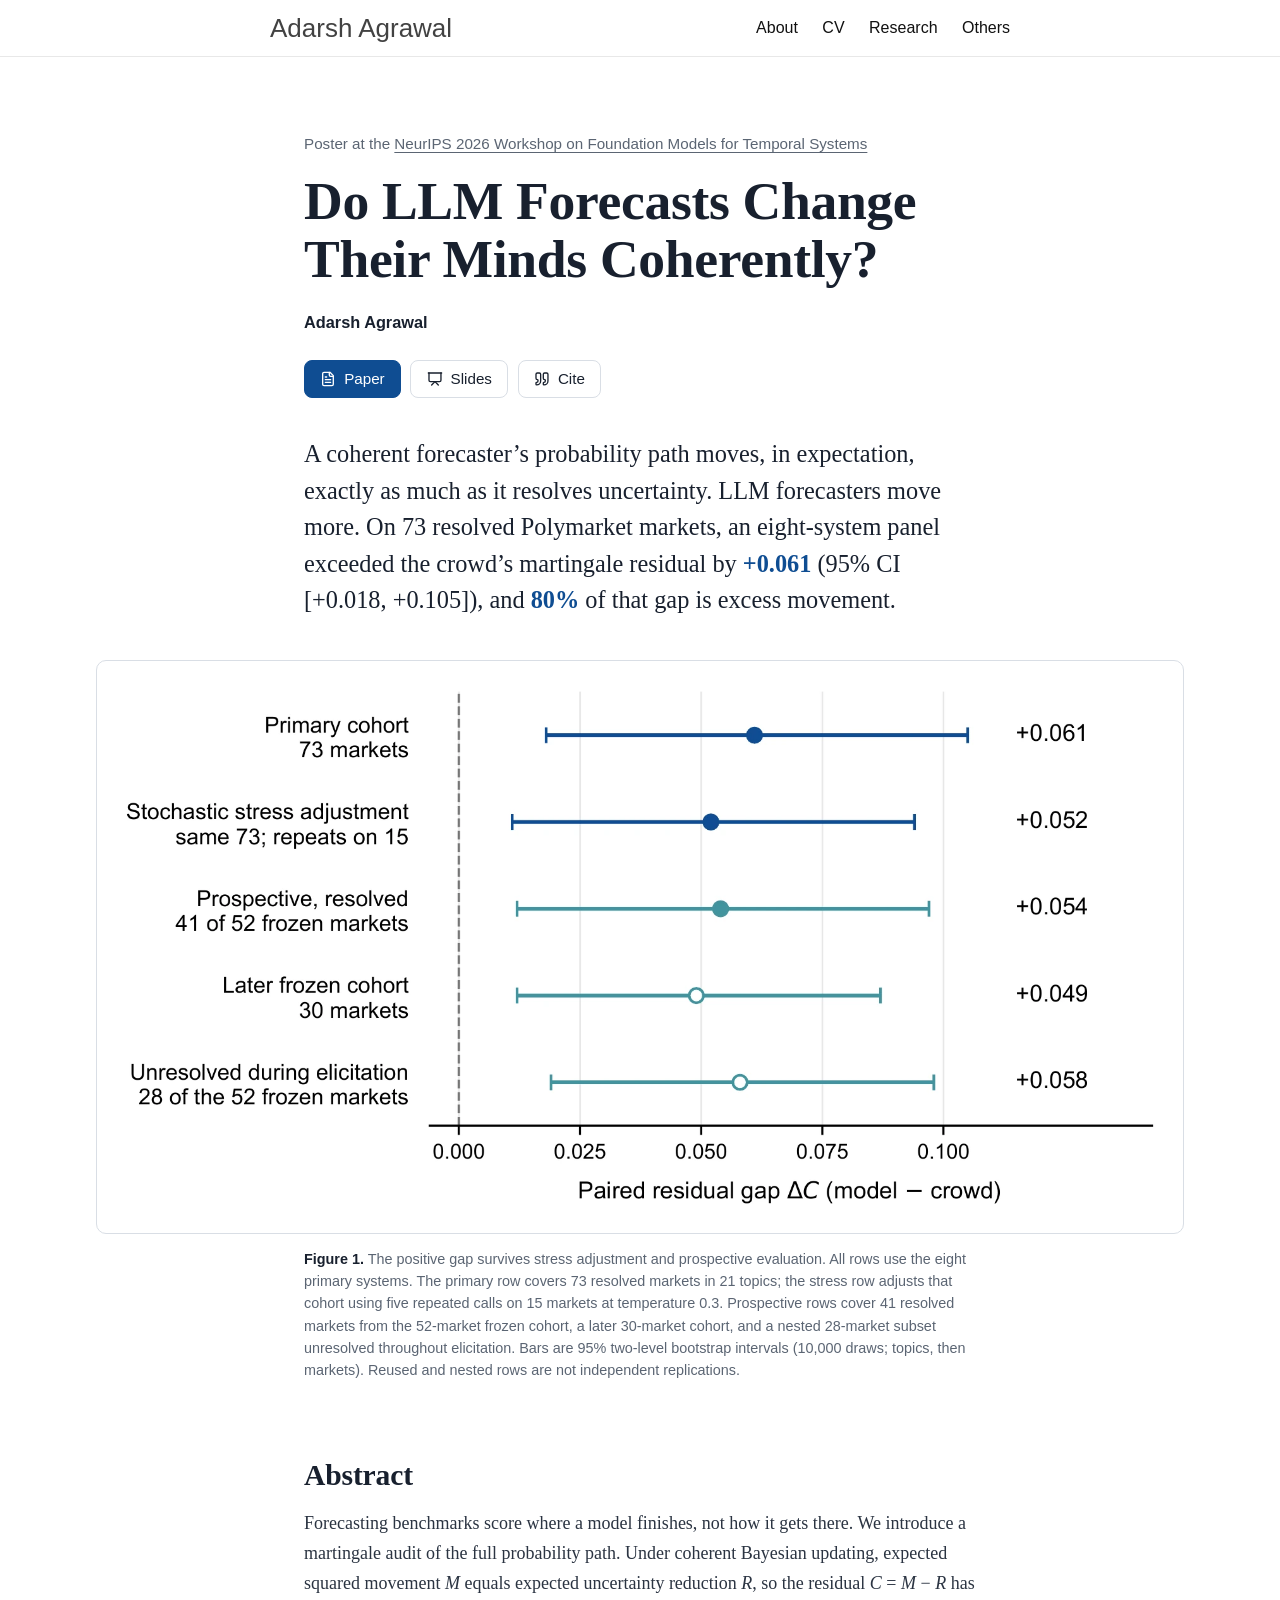
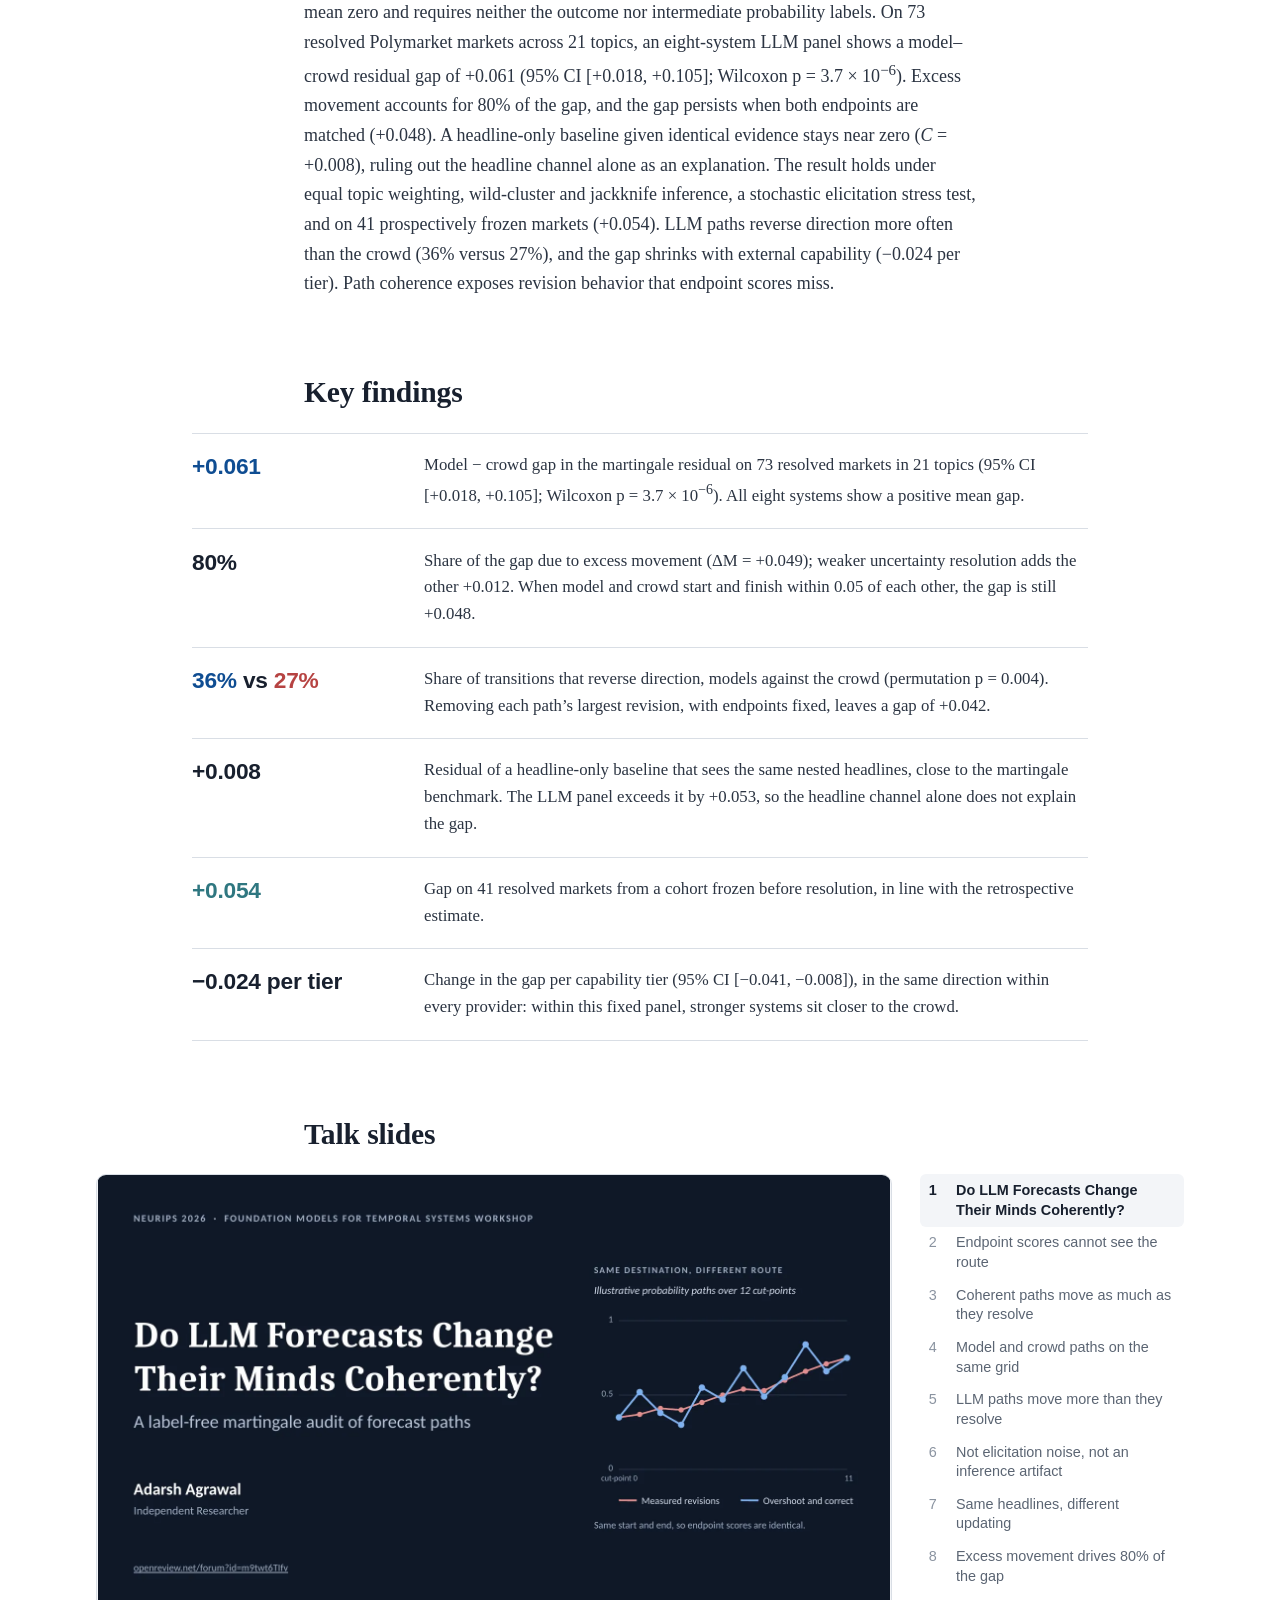
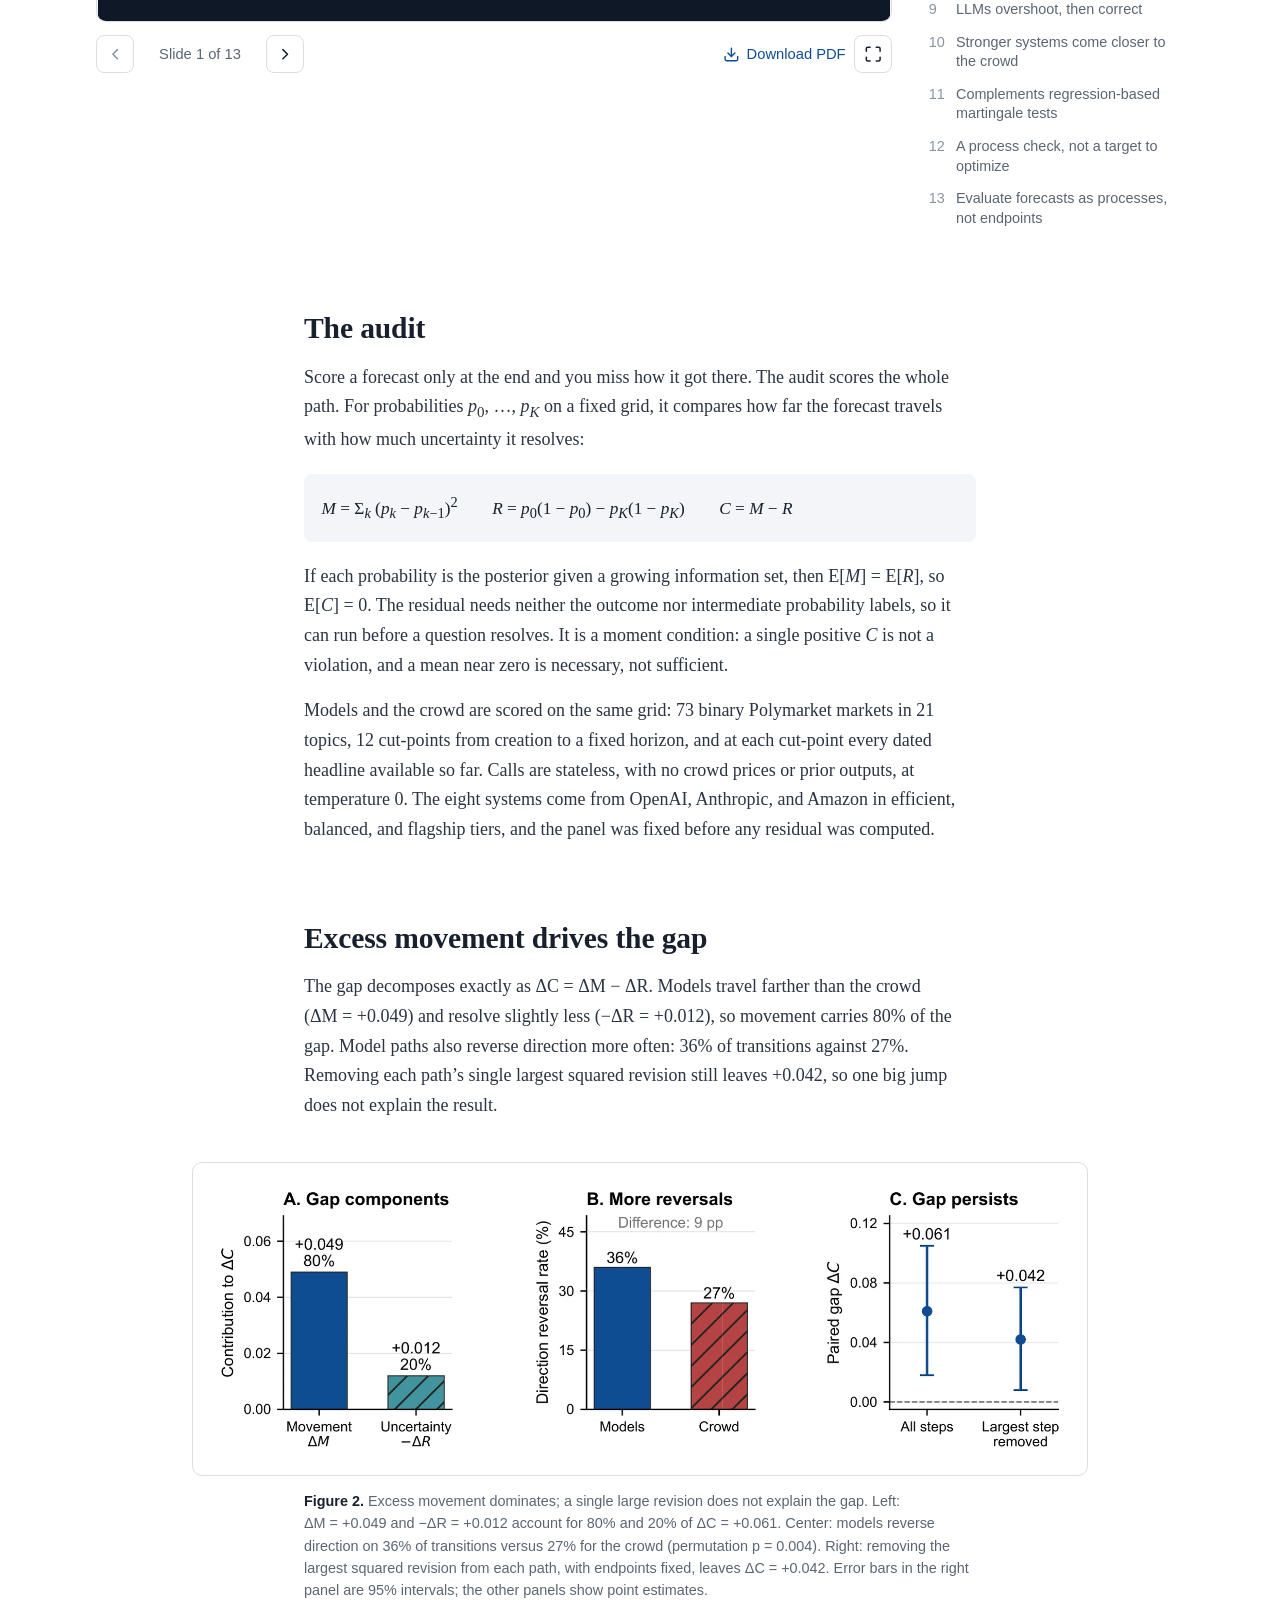
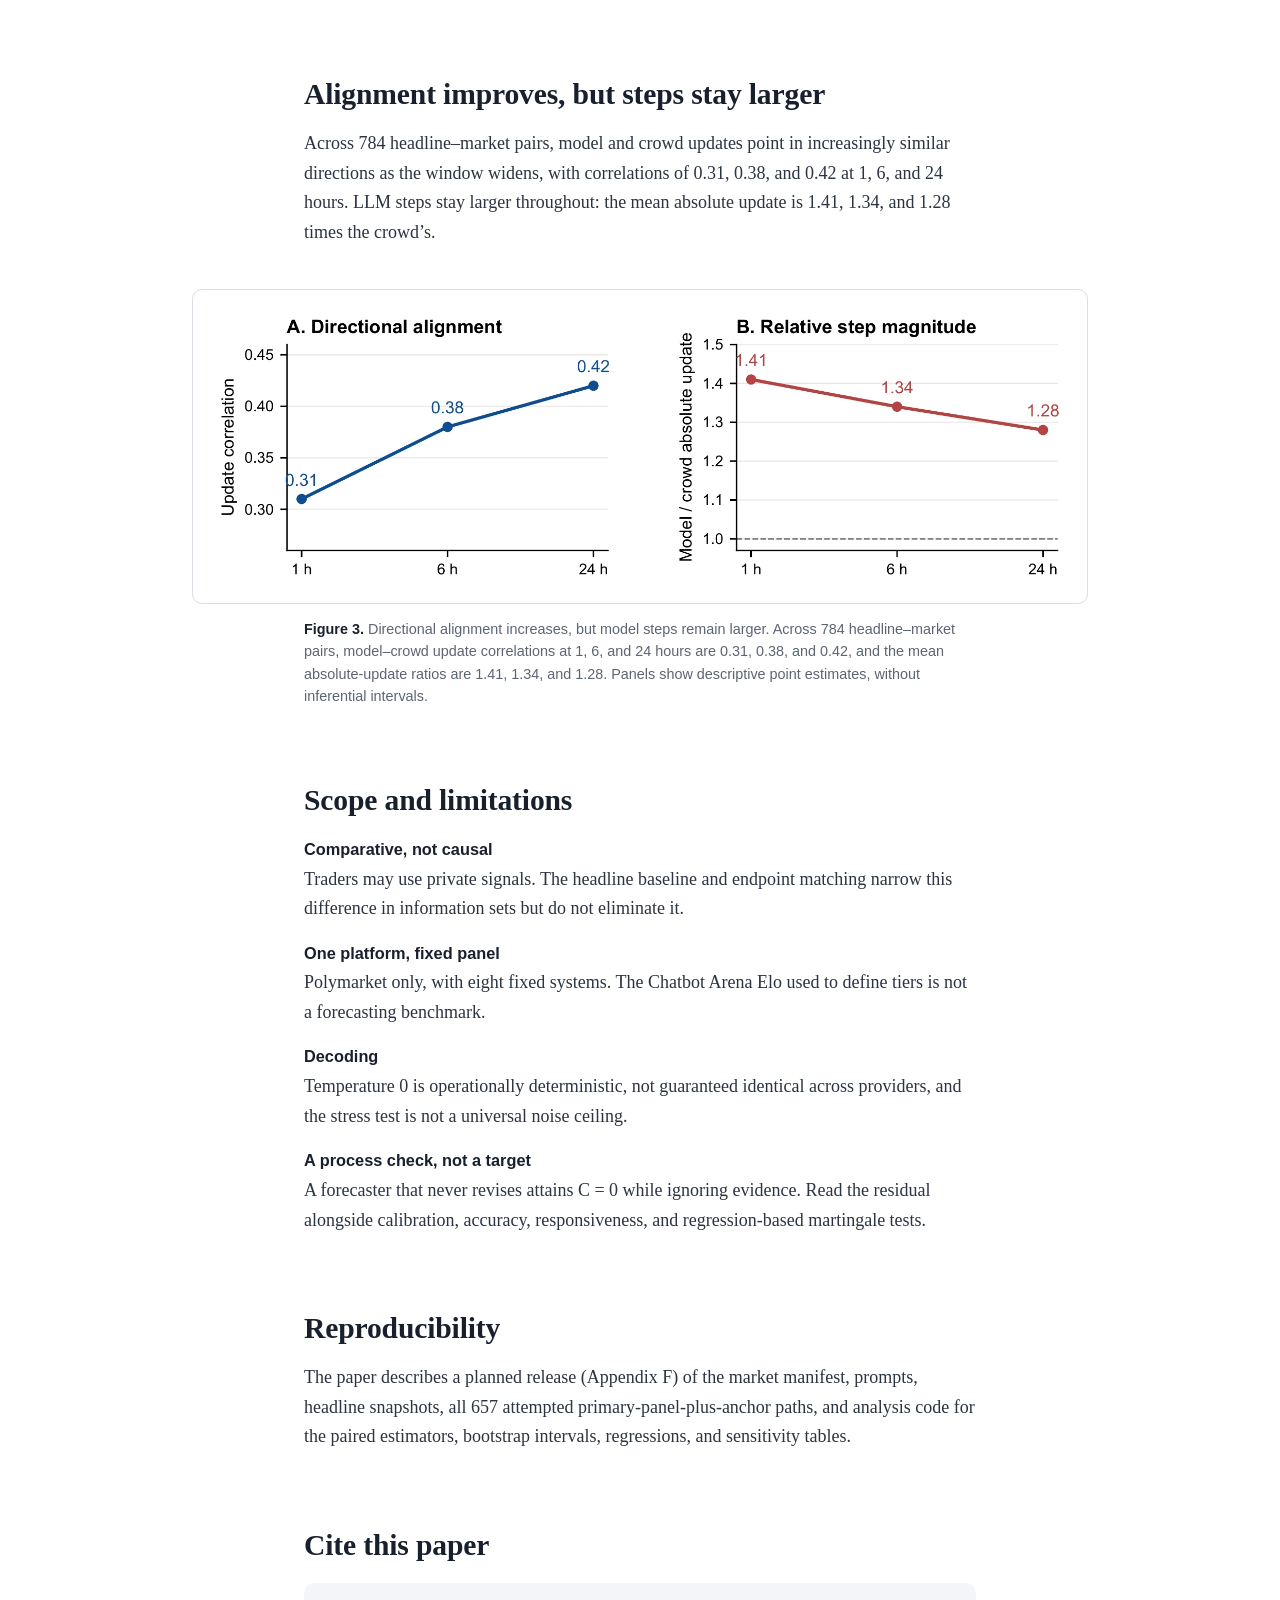
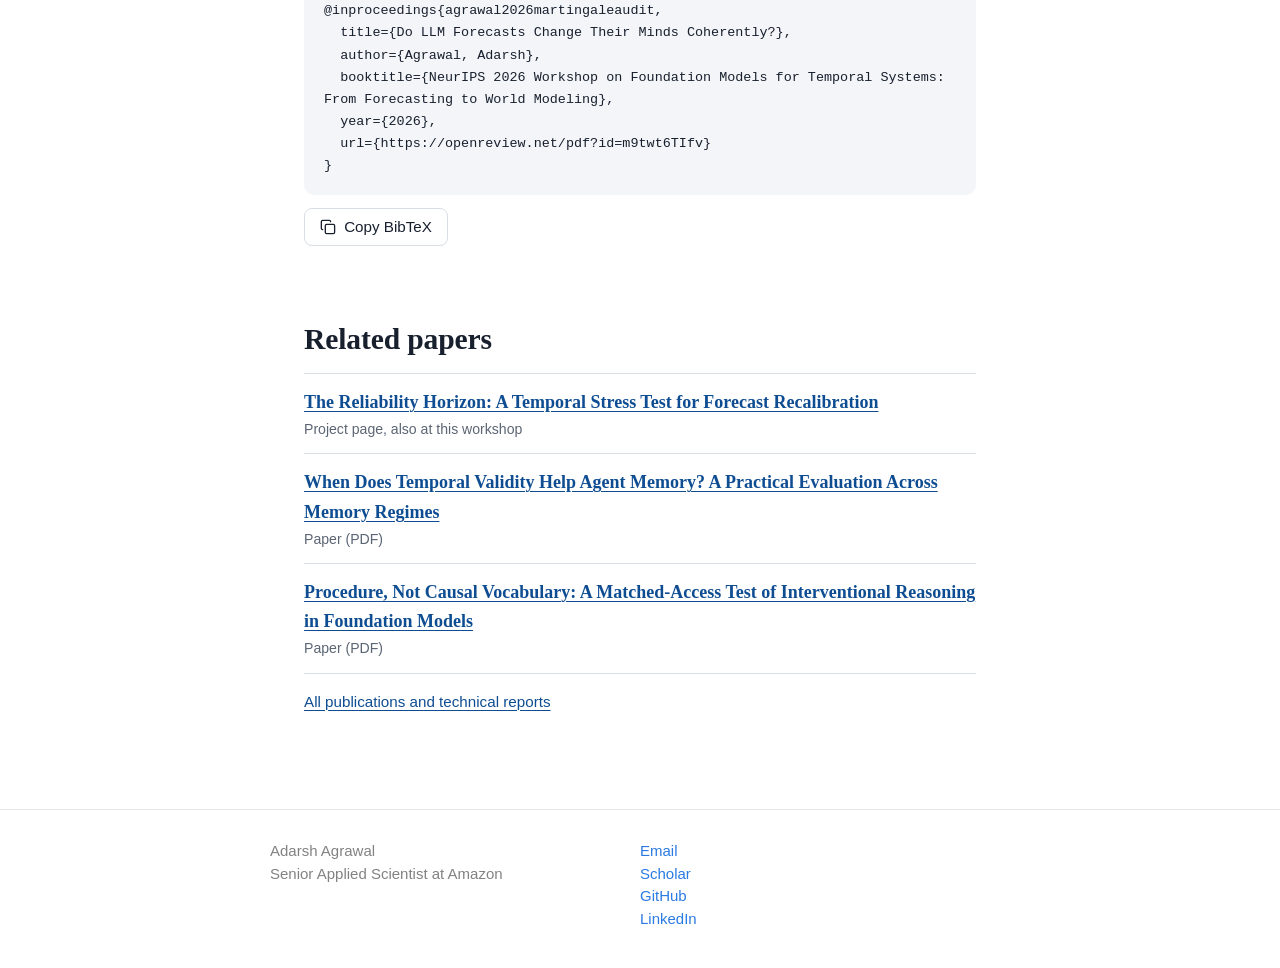
<file: papers/martingale-audit/index.html>
<!doctype html>
<html lang="en">
<head>
<meta charset="utf-8">
<meta name="viewport" content="width=device-width, initial-scale=1">
<title>Do LLM Forecasts Change Their Minds Coherently? | Adarsh Agrawal</title>
<meta name="description" content="A martingale-based audit of full probability paths showing that language-model forecasts exhibit excess movement relative to prediction-market crowds, while stronger systems approach crowd-level temporal coherence.">
<meta name="author" content="Adarsh Agrawal">
<link rel="canonical" href="https://addarshh.github.io/papers/martingale-audit/">
<meta name="theme-color" content="#ffffff">
<link rel="icon" href="/assets/favicon.svg" type="image/svg+xml">
<meta property="og:type" content="article">
<meta property="og:site_name" content="Adarsh Agrawal">
<meta property="og:title" content="Do LLM Forecasts Change Their Minds Coherently?">
<meta property="og:description" content="A martingale-based audit of full probability paths showing that language-model forecasts exhibit excess movement relative to prediction-market crowds, while stronger systems approach crowd-level temporal coherence.">
<meta property="og:url" content="https://addarshh.github.io/papers/martingale-audit/">
<meta property="og:image" content="https://addarshh.github.io/papers/martingale-audit/assets/social-card.jpg">
<meta property="og:image:width" content="1200">
<meta property="og:image:height" content="675">
<meta property="og:image:alt" content="Title slide of the talk for Do LLM Forecasts Change Their Minds Coherently?">
<meta name="twitter:card" content="summary_large_image">
<meta name="twitter:title" content="Do LLM Forecasts Change Their Minds Coherently?">
<meta name="twitter:description" content="A martingale-based audit of full probability paths showing that language-model forecasts exhibit excess movement relative to prediction-market crowds, while stronger systems approach crowd-level temporal coherence.">
<meta name="twitter:image" content="https://addarshh.github.io/papers/martingale-audit/assets/social-card.jpg">
<meta name="citation_title" content="Do LLM Forecasts Change Their Minds Coherently?">
<meta name="citation_author" content="Agrawal, Adarsh">
<meta name="citation_publication_date" content="2026">
<meta name="citation_conference_title" content="NeurIPS 2026 Workshop on Foundation Models for Temporal Systems: From Forecasting to World Modeling">
<meta name="citation_pdf_url" content="https://openreview.net/pdf?id=m9twt6TIfv">
<script type="application/ld+json">
{
 "@context": "https://schema.org",
 "@type": "ScholarlyArticle",
 "headline": "Do LLM Forecasts Change Their Minds Coherently?",
 "name": "Do LLM Forecasts Change Their Minds Coherently?",
 "author": [
  {
   "@type": "Person",
   "name": "Adarsh Agrawal",
   "url": "https://addarshh.github.io/"
  }
 ],
 "datePublished": "2026",
 "url": "https://addarshh.github.io/papers/martingale-audit/",
 "image": "https://addarshh.github.io/papers/martingale-audit/assets/social-card.jpg",
 "keywords": "large language models, probabilistic forecasting, Bayesian updating, martingales, temporal coherence, prediction markets",
 "abstract": "Forecasting benchmarks score where a model finishes, not how it gets there. We introduce a martingale audit of the full probability path. Under coherent Bayesian updating, expected squared movement M equals expected uncertainty reduction R, so the residual C = M − R has mean zero and requires neither the outcome nor intermediate probability labels. On 73 resolved Polymarket markets across 21 topics, an eight-system LLM panel shows a model–crowd residual gap of +0.061 (95% CI [+0.018, +0.105]; Wilcoxon p = 3.7 × 10−6). Excess movement accounts for 80% of the gap, and the gap persists when both endpoints are matched (+0.048). A headline-only baseline given identical evidence stays near zero (C = +0.008), ruling out the headline channel alone as an explanation. The result holds under equal topic weighting, wild-cluster and jackknife inference, a stochastic elicitation stress test, and on 41 prospectively frozen markets (+0.054). LLM paths reverse direction more often than the crowd (36% versus 27%), and the gap shrinks with external capability (−0.024 per tier). Path coherence exposes revision behavior that endpoint scores miss.",
 "isPartOf": {
  "@type": "PublicationEvent",
  "name": "NeurIPS 2026 Workshop on Foundation Models for Temporal Systems: From Forecasting to World Modeling"
 },
 "encoding": {
  "@type": "MediaObject",
  "contentUrl": "https://openreview.net/pdf?id=m9twt6TIfv",
  "encodingFormat": "application/pdf"
 }
}
</script>
<style>
:root{--a1:#0F4D92;--a2:#B64342;--a3:#2F7780;}
:root{
  --ink:#18202E; --body:#2B3442; --muted:#5B6573; --faint:#8A93A0; --rule:#D9DEE5; --fog:#F3F5F8; --paper:#FFFFFF;
  --signal:#0F4D92; --signal-deep:#0B3A6E;
  --serif:Charter,"Bitstream Charter","Sitka Text",Cambria,"Iowan Old Style",Georgia,serif;
  --sans:"Helvetica Neue",Helvetica,Arial,sans-serif;
  --mono:ui-monospace,"SF Mono",SFMono-Regular,Menlo,Consolas,"Liberation Mono",monospace;
  --measure:42rem; --wide:68rem; --gutter:clamp(1.25rem,4vw,2.5rem);
}
*,*::before,*::after{box-sizing:border-box}
html{-webkit-text-size-adjust:100%;text-size-adjust:100%;scroll-behavior:smooth}
@media (prefers-reduced-motion:reduce){html{scroll-behavior:auto}}
body{margin:0;background:var(--paper);color:var(--body);font:400 1.125rem/1.65 var(--serif);font-kerning:normal;font-variant-numeric:lining-nums;-webkit-font-smoothing:antialiased}
img{max-width:100%}
a{color:var(--signal);text-decoration-thickness:1px;text-underline-offset:.18em}
a:hover{color:var(--signal-deep);text-decoration-thickness:2px}
:focus-visible{outline:2px solid var(--signal);outline-offset:3px;border-radius:4px}
.skip{position:absolute;left:-9999px;top:0}
.skip:focus{left:1rem;top:1rem;z-index:20;background:var(--paper);padding:.5rem .8rem;font:600 .95rem/1 var(--sans)}

/* site chrome: same markup and rules as assets/site.css */
.site-header,.site-footer{color:#111;font:400 16px/1.5 "Helvetica Neue",Helvetica,Arial,sans-serif}
.site-header{position:relative;min-height:57px;border-bottom:1px solid #e8e8e8}
.nav-shell,.page-shell{width:100%;max-width:800px;margin-right:auto;margin-left:auto;padding-right:30px;padding-left:30px}
.nav-shell{position:relative;min-height:56px}
.nav-shell::after,.footer-inner::after{display:table;clear:both;content:""}
.site-name{float:left;margin-bottom:0;color:#424242;font-size:26px;font-weight:300;line-height:56px;text-decoration:none}
.site-name:visited,.site-name:hover,.site-name:focus-visible{color:#424242;text-decoration:none}
.site-nav{float:right;line-height:56px}
.site-nav a,.site-nav a:visited{color:#111;line-height:1.5;text-decoration:none}
.site-nav a:hover,.site-nav a:focus-visible{color:#111;text-decoration:underline}
.site-nav a:not(:last-child){margin-right:20px}
.menu-button{display:none;border:0;background:transparent;color:#424242;cursor:pointer}
.menu-button svg{width:18px;height:18px;stroke-width:1.8}

main{padding:0 var(--gutter)}
.col{max-width:var(--measure);margin-left:auto;margin-right:auto}
.wide{max-width:var(--wide);margin-left:auto;margin-right:auto}
.mid{max-width:56rem;margin-left:auto;margin-right:auto}

/* hero */
.hero{padding:clamp(2.5rem,7vw,4.75rem) 0 0}
.venue{font:500 .95rem/1.45 var(--sans);color:var(--muted);margin:0 0 1.1rem}
.venue a{color:inherit}
h1{margin:0;color:var(--ink);font-family:var(--serif);font-weight:700;letter-spacing:-.012em}
h1 .t-main{display:block;font-size:clamp(2.05rem,1.2rem + 3.3vw,3.35rem);line-height:1.08;text-wrap:balance}
h1 .t-sub{display:block;margin-top:.55rem;font-size:clamp(1.2rem,.98rem + .95vw,1.65rem);line-height:1.28;font-weight:400;letter-spacing:0;color:var(--body);text-wrap:balance}
.byline{margin:1.35rem 0 0;font:400 1.02rem/1.5 var(--sans);color:var(--muted)}
.byline a{color:var(--ink);font-weight:600;text-decoration:none}
.byline a:hover{text-decoration:underline}
.links{display:flex;flex-wrap:wrap;gap:.6rem;margin:1.6rem 0 0;padding:0;list-style:none}
.btn{display:inline-flex;align-items:center;gap:.5rem;padding:.62rem .95rem;border:1px solid var(--rule);border-radius:8px;background:var(--paper);color:var(--ink);font:500 .95rem/1 var(--sans);text-decoration:none;cursor:pointer}
.btn:visited{color:var(--ink)}
.btn:hover{border-color:var(--ink);color:var(--ink);text-decoration:none}
.btn.primary,.btn.primary:visited{background:var(--signal);border-color:var(--signal);color:#fff}
.btn.primary:hover{background:var(--signal-deep);border-color:var(--signal-deep);color:#fff}
.btn svg{width:1.05em;height:1.05em;flex:none}

/* the claim: the page's one loud element */
.claim{margin:2.4rem auto 0;color:var(--ink);font:400 clamp(1.24rem,1.04rem + .8vw,1.52rem)/1.5 var(--serif);text-wrap:pretty}
.n{font-weight:700;white-space:nowrap}
.nw{white-space:nowrap}
.c1{color:var(--a1)}.c2{color:var(--a2)}.c3{color:var(--a3)}.c4{color:var(--a4)}.c5{color:var(--a5)}

/* figures */
figure{margin:2.6rem auto 0}
.plate{background:#fff;border:1px solid var(--rule);border-radius:10px;padding:clamp(.6rem,2vw,1.4rem)}
figure img{display:block;width:100%;height:auto}
figcaption{max-width:var(--measure);margin:.85rem auto 0;font:400 .9rem/1.55 var(--sans);color:var(--muted)}
figcaption b{color:var(--ink);font-weight:600}

/* sections */
section{margin-top:clamp(3.2rem,7vw,4.75rem)}
h2{margin:0 0 1rem;color:var(--ink);font:700 clamp(1.45rem,1.2rem + .9vw,1.85rem)/1.2 var(--serif);letter-spacing:-.005em}
h3{margin:2.1rem 0 .55rem;color:var(--ink);font:600 1.12rem/1.35 var(--sans)}
p{margin:0 0 1rem}
.sc{font-variant-caps:all-small-caps;letter-spacing:.04em;font-variant-numeric:lining-nums}
.eq{margin:1.25rem 0;padding:.9rem 1.1rem;background:var(--fog);border-radius:8px;font:400 1.08rem/1.9 var(--serif);color:var(--ink);overflow-x:auto}
.eq i{font-style:italic}
.note{font:400 .95rem/1.55 var(--sans);color:var(--muted)}

/* findings: number hangs on the left, sentence on the right */
.findings{list-style:none;margin:1.4rem auto 0;padding:0}
.findings li{display:grid;grid-template-columns:13rem minmax(0,1fr);gap:1.5rem;padding:1.15rem 0;border-top:1px solid var(--rule)}
.findings li:last-child{border-bottom:1px solid var(--rule)}
.findings .k{color:var(--ink);font:650 1.42rem/1.25 var(--sans);letter-spacing:-.01em}
.findings .v{margin:0;font-size:1.05rem;line-height:1.6}

/* ordered procedures (real sequences only) */
.steps{margin:1.2rem 0 1.4rem;padding:0;list-style:none;counter-reset:step}
.steps li{position:relative;padding:.1rem 0 .9rem 2.6rem;counter-increment:step}
.steps li::before{content:counter(step);position:absolute;left:0;top:.15rem;width:1.75rem;height:1.75rem;border-radius:50%;background:var(--ink);color:#fff;font:600 .9rem/1.75rem var(--sans);text-align:center}
.steps b{color:var(--ink)}

/* term lists: limitations, study arms */
.terms{margin:1.2rem 0 1.2rem}
.terms dt{margin-top:1.1rem;color:var(--ink);font:600 1.02rem/1.4 var(--sans)}
.terms dt:first-child{margin-top:0}
.terms dd{margin:.25rem 0 0}

/* tables */
.tablewrap{overflow-x:auto;margin:1.4rem 0}
table{border-collapse:collapse;width:100%;font:400 .95rem/1.45 var(--sans);font-variant-numeric:lining-nums tabular-nums}
th,td{padding:.6rem .75rem .6rem 0;text-align:left;vertical-align:top;border-bottom:1px solid var(--rule)}
th{color:var(--muted);font-weight:600}
td:first-child{color:var(--ink);font-weight:600}

/* slide viewer */
.deck{display:grid;grid-template-columns:minmax(0,1fr) 16.5rem;gap:1.75rem;align-items:start;margin-top:1.4rem}
.deck-stage{position:relative;aspect-ratio:16/9;background:var(--fog);border:1px solid var(--rule);border-radius:10px;overflow:hidden;cursor:pointer}
.deck-stage img{display:block;width:100%;height:100%;object-fit:contain}
.deck-stage:fullscreen{background:#000;border:0;border-radius:0}
.deck-bar{display:flex;align-items:center;gap:.5rem;margin-top:.8rem;font:500 .92rem/1 var(--sans);color:var(--muted)}
.ibtn{display:inline-grid;place-items:center;width:2.4rem;height:2.4rem;padding:0;border:1px solid var(--rule);border-radius:8px;background:var(--paper);color:var(--ink);cursor:pointer}
.ibtn:hover{border-color:var(--ink)}
.ibtn:disabled{color:var(--faint);border-color:var(--rule);cursor:default}
.ibtn svg{width:1.15rem;height:1.15rem}
.deck-count{min-width:7.2rem;text-align:center;font-variant-numeric:tabular-nums}
.deck-bar .grow{flex:1}
.deck-bar .dl{display:inline-flex;align-items:center;gap:.45rem;color:var(--signal);text-decoration:none}
.deck-bar .dl:hover{text-decoration:underline}
.deck-bar .dl svg{width:1.05rem;height:1.05rem}
.outline{list-style:none;margin:0;padding:0;font:400 .9rem/1.35 var(--sans)}
.outline button{display:grid;grid-template-columns:1.7rem minmax(0,1fr);width:100%;padding:.42rem .55rem;border:0;border-radius:6px;background:none;color:var(--muted);font:inherit;text-align:left;cursor:pointer}
.outline button:hover{color:var(--ink)}
.outline button span:first-child{color:var(--faint);font-variant-numeric:tabular-nums}
.outline button[aria-current="true"]{background:var(--fog);color:var(--ink);font-weight:600}
.outline button[aria-current="true"] span:first-child{color:var(--ink)}

/* citation */
.bib{margin:1.2rem 0 0;padding:1.1rem 1.25rem;background:var(--fog);border-radius:10px;overflow-x:auto}
.bib pre{margin:0;font:400 .84rem/1.65 var(--mono);color:var(--ink);white-space:pre-wrap;overflow-wrap:anywhere}
.copyrow{display:flex;align-items:center;gap:.9rem;margin-top:.8rem}
.copyrow .status{font:400 .9rem/1 var(--sans);color:var(--muted)}

/* related */
.related{list-style:none;margin:1rem 0 0;padding:0}
.related li{padding:.85rem 0;border-top:1px solid var(--rule)}
.related li:last-child{border-bottom:1px solid var(--rule)}
.related a{font-weight:600}
.related .kind{display:block;margin-top:.15rem;font:400 .88rem/1.4 var(--sans);color:var(--muted)}

/* footer: same markup and rules as assets/site.css */
.site-footer{margin-top:clamp(4rem,9vw,6rem);padding:30px 0;border-top:1px solid #e8e8e8}
.footer-inner{color:#828282;font-size:15px}
.footer-inner>div:first-child,.footer-links{float:left;width:50%}
.footer-inner strong,.footer-inner span{display:block}
.footer-inner strong{color:#828282;font-weight:400}
.footer-links a{display:block;color:#2a7ae2;text-decoration:none}
.footer-links a:visited{color:#1756a9}
.footer-links a:hover,.footer-links a:focus-visible{color:#113f7c;text-decoration:underline}

@media screen and (max-width:800px){
  .page-shell,.nav-shell{max-width:770px;padding-right:15px;padding-left:15px}
}
@media screen and (max-width:600px){
  .site-nav{position:absolute;z-index:30;top:48px;right:15px;display:none;min-width:150px;padding:5px 0;border:1px solid #e8e8e8;border-radius:5px;background:#fff;line-height:1.5;text-align:right}
  .site-nav.is-open{display:block}
  .site-nav a{display:block;margin:0;padding:5px 10px}
  .site-nav a:not(:last-child){margin-right:0}
  .menu-button{position:absolute;z-index:31;top:9px;right:15px;display:grid;width:36px;height:38px;padding:0;place-items:center}
  .footer-inner>div:first-child,.footer-links{float:none;width:100%}
  .footer-links{margin-top:15px}
}
@media screen and (max-width:390px){
  .site-name{font-size:23px}
}

@media (max-width:960px){
  .deck{grid-template-columns:1fr}
  .deck .outline-wrap{display:none}
}
@media (max-width:720px){
  body{font-size:1.0625rem}
  .findings li{grid-template-columns:1fr;gap:.3rem}
  .findings .k{font-size:1.3rem}
  .deck-bar .dl span{display:none}
}
@media print{
  .site-header,.links,.deck,.copyrow,.site-footer{display:none}
  body{font-size:11pt}
}
</style>
</head>
<body>
<a class="skip" href="#main">Skip to content</a>
<header class="site-header">
  <div class="nav-shell">
    <a class="site-name" href="/index.html">Adarsh Agrawal</a>
    <button class="menu-button" type="button" data-menu-toggle data-icon-x="&lt;svg viewBox=&quot;0 0 24 24&quot; fill=&quot;none&quot; stroke=&quot;currentColor&quot; stroke-width=&quot;2&quot; stroke-linecap=&quot;round&quot; stroke-linejoin=&quot;round&quot; aria-hidden=&quot;true&quot; focusable=&quot;false&quot;&gt;&lt;path d=&quot;M18 6 6 18&quot;/&gt;&lt;path d=&quot;m6 6 12 12&quot;/&gt;&lt;/svg&gt;" aria-expanded="false" aria-controls="site-nav" aria-label="Open navigation" title="Open navigation"><svg viewBox="0 0 24 24" fill="none" stroke="currentColor" stroke-width="2" stroke-linecap="round" stroke-linejoin="round" aria-hidden="true" focusable="false"><path d="M4 12h16"/><path d="M4 6h16"/><path d="M4 18h16"/></svg></button>
    <nav class="site-nav" id="site-nav" data-site-nav aria-label="Primary navigation">
      <a href="/index.html">About</a>
      <a href="/experience.html">CV</a>
      <a href="/research.html">Research</a>
      <a href="/recognition.html">Others</a>
    </nav>
  </div>
</header>

<main id="main">
<article>
  <header class="hero col">
    <p class="venue">Poster at the <a href="https://neurips.cc/virtual/2026/workshop/137514">NeurIPS 2026 Workshop on Foundation Models for Temporal Systems</a></p>
    <h1><span class="t-main">Do LLM Forecasts Change Their Minds Coherently?</span></h1>
    <p class="byline"><a href="/index.html">Adarsh Agrawal</a></p>
    <ul class="links" aria-label="Paper resources">
      <li><a class="btn primary" href="https://openreview.net/pdf?id=m9twt6TIfv" target="_blank" rel="noreferrer"><svg viewBox="0 0 24 24" fill="none" stroke="currentColor" stroke-width="2" stroke-linecap="round" stroke-linejoin="round" aria-hidden="true" focusable="false"><path d="M15 2H6a2 2 0 0 0-2 2v16a2 2 0 0 0 2 2h12a2 2 0 0 0 2-2V7Z"/><path d="M14 2v4a2 2 0 0 0 2 2h4"/><path d="M10 9H8"/><path d="M16 13H8"/><path d="M16 17H8"/></svg>Paper</a></li>
      <li><a class="btn" href="martingale-audit-slides.pdf"><svg viewBox="0 0 24 24" fill="none" stroke="currentColor" stroke-width="2" stroke-linecap="round" stroke-linejoin="round" aria-hidden="true" focusable="false"><path d="M2 3h20"/><path d="M21 3v11a2 2 0 0 1-2 2H5a2 2 0 0 1-2-2V3"/><path d="m7 21 5-5 5 5"/></svg>Slides</a></li>
      <li><a class="btn" href="#cite"><svg viewBox="0 0 24 24" fill="none" stroke="currentColor" stroke-width="2" stroke-linecap="round" stroke-linejoin="round" aria-hidden="true" focusable="false"><path d="M16 3a2 2 0 0 0-2 2v6a2 2 0 0 0 2 2 1 1 0 0 1 1 1v1a2 2 0 0 1-2 2 1 1 0 0 0-1 1v2a1 1 0 0 0 1 1 6 6 0 0 0 6-6V5a2 2 0 0 0-2-2z"/><path d="M5 3a2 2 0 0 0-2 2v6a2 2 0 0 0 2 2 1 1 0 0 1 1 1v1a2 2 0 0 1-2 2 1 1 0 0 0-1 1v2a1 1 0 0 0 1 1 6 6 0 0 0 6-6V5a2 2 0 0 0-2-2z"/></svg>Cite</a></li>
    </ul>
  </header>

  <p class="claim col">A coherent forecaster’s probability path moves, in expectation, exactly as much as it resolves uncertainty. LLM forecasters move more. On 73 resolved Polymarket markets, an eight-system panel exceeded the crowd’s martingale residual by <span class="n c1">+0.061</span> (95% CI [+0.018, +0.105]), and <span class="n c1">80%</span> of that gap is excess movement.</p>

  <figure class="wide" id="figure-1">
  <div class="plate"><img src="assets/fig1-residual-gap.webp" width="1649" height="835" alt="Interval plot of the paired model minus crowd residual gap. Primary cohort of 73 markets +0.061; stochastic stress adjustment +0.052; prospective, 41 of 52 frozen markets resolved, +0.054; later frozen cohort of 30 markets +0.049; 28 markets unresolved during elicitation +0.058. All intervals lie above zero." decoding="async"></div>
  <figcaption><b>Figure 1.</b> The positive gap survives stress adjustment and prospective evaluation. All rows use the eight primary systems. The primary row covers 73 resolved markets in 21 topics; the stress row adjusts that cohort using five repeated calls on 15 markets at temperature 0.3. Prospective rows cover 41 resolved markets from the 52-market frozen cohort, a later 30-market cohort, and a nested 28-market subset unresolved throughout elicitation. Bars are 95% two-level bootstrap intervals (10,000 draws; topics, then markets). Reused and nested rows are not independent replications.</figcaption>
</figure>

  <section class="col abstract" id="abstract" aria-labelledby="h-abstract">
    <h2 id="h-abstract">Abstract</h2>
    <p>Forecasting benchmarks score where a model finishes, not how it gets there. We introduce a martingale audit of the full probability path. Under coherent Bayesian updating, expected squared movement <i>M</i> equals expected uncertainty reduction <i>R</i>, so the residual <i>C</i> = <i>M</i> − <i>R</i> has mean zero and requires neither the outcome nor intermediate probability labels. On 73 resolved Polymarket markets across 21 topics, an eight-system LLM panel shows a model–crowd residual gap of +0.061 (95% CI [+0.018, +0.105]; Wilcoxon <span class="nw">p = 3.7</span> × 10<sup>−6</sup>). Excess movement accounts for 80% of the gap, and the gap persists when both endpoints are matched (+0.048). A headline-only baseline given identical evidence stays near zero (<i>C</i> = +0.008), ruling out the headline channel alone as an explanation. The result holds under equal topic weighting, wild-cluster and jackknife inference, a stochastic elicitation stress test, and on 41 prospectively frozen markets (+0.054). LLM paths reverse direction more often than the crowd (36% versus 27%), and the gap shrinks with external capability (−0.024 per tier). Path coherence exposes revision behavior that endpoint scores miss.</p>
  </section>

  <section id="findings" aria-labelledby="h-findings">
    <h2 class="col" id="h-findings">Key findings</h2>
    <ul class="findings mid">
      <li><div class="k"><span class="c1">+0.061</span></div><p class="v">Model − crowd gap in the martingale residual on 73 resolved markets in 21 topics (95% CI [+0.018, +0.105]; Wilcoxon <span class="nw">p = 3.7</span> × 10<sup>−6</sup>). All eight systems show a positive mean gap.</p></li>
      <li><div class="k">80%</div><p class="v">Share of the gap due to excess movement <span class="nw">(ΔM = +0.049);</span> weaker uncertainty resolution adds the other +0.012. When model and crowd start and finish within 0.05 of each other, the gap is still +0.048.</p></li>
      <li><div class="k"><span class="c1">36%</span> vs <span class="c2">27%</span></div><p class="v">Share of transitions that reverse direction, models against the crowd (permutation <span class="nw">p = 0.004).</span> Removing each path’s largest revision, with endpoints fixed, leaves a gap of +0.042.</p></li>
      <li><div class="k">+0.008</div><p class="v">Residual of a headline-only baseline that sees the same nested headlines, close to the martingale benchmark. The LLM panel exceeds it by +0.053, so the headline channel alone does not explain the gap.</p></li>
      <li><div class="k"><span class="c3">+0.054</span></div><p class="v">Gap on 41 resolved markets from a cohort frozen before resolution, in line with the retrospective estimate.</p></li>
      <li><div class="k">−0.024 per tier</div><p class="v">Change in the gap per capability tier (95% CI [−0.041, −0.008]), in the same direction within every provider: within this fixed panel, stronger systems sit closer to the crowd.</p></li>
    </ul>
  </section>

  <section class="wide" id="slides" aria-labelledby="h-slides">
    <h2 class="col" id="h-slides">Talk slides</h2>
    <div class="deck" data-deck data-count="13" data-base="assets/slides/slide-" data-titles="[&quot;Do LLM Forecasts Change Their Minds Coherently?&quot;, &quot;Endpoint scores cannot see the route&quot;, &quot;Coherent paths move as much as they resolve&quot;, &quot;Model and crowd paths on the same grid&quot;, &quot;LLM paths move more than they resolve&quot;, &quot;Not elicitation noise, not an inference artifact&quot;, &quot;Same headlines, different updating&quot;, &quot;Excess movement drives 80% of the gap&quot;, &quot;LLMs overshoot, then correct&quot;, &quot;Stronger systems come closer to the crowd&quot;, &quot;Complements regression-based martingale tests&quot;, &quot;A process check, not a target to optimize&quot;, &quot;Evaluate forecasts as processes, not endpoints&quot;]" role="region" aria-roledescription="carousel" aria-label="Talk slides">
      <div>
        <div class="deck-stage" tabindex="0" aria-label="Current slide. Use the arrow keys to move between slides.">
          <img src="assets/slides/slide-01.webp" width="1600" height="900" alt="Slide 1 of 13: Do LLM Forecasts Change Their Minds Coherently?" decoding="async">
        </div>
        <div class="deck-bar">
          <button type="button" class="ibtn" data-prev aria-label="Previous slide"><svg viewBox="0 0 24 24" fill="none" stroke="currentColor" stroke-width="2" stroke-linecap="round" stroke-linejoin="round" aria-hidden="true" focusable="false"><path d="m15 18-6-6 6-6"/></svg></button>
          <span class="deck-count" aria-live="polite">Slide 1 of 13</span>
          <button type="button" class="ibtn" data-next aria-label="Next slide"><svg viewBox="0 0 24 24" fill="none" stroke="currentColor" stroke-width="2" stroke-linecap="round" stroke-linejoin="round" aria-hidden="true" focusable="false"><path d="m9 18 6-6-6-6"/></svg></button>
          <span class="grow"></span>
          <a class="dl" href="martingale-audit-slides.pdf"><svg viewBox="0 0 24 24" fill="none" stroke="currentColor" stroke-width="2" stroke-linecap="round" stroke-linejoin="round" aria-hidden="true" focusable="false"><path d="M21 15v4a2 2 0 0 1-2 2H5a2 2 0 0 1-2-2v-4"/><path d="m7 10 5 5 5-5"/><path d="M12 15V3"/></svg><span>Download PDF</span></a>
          <button type="button" class="ibtn" data-fullscreen aria-label="Show slides full screen"><svg viewBox="0 0 24 24" fill="none" stroke="currentColor" stroke-width="2" stroke-linecap="round" stroke-linejoin="round" aria-hidden="true" focusable="false"><path d="M8 3H5a2 2 0 0 0-2 2v3"/><path d="M21 8V5a2 2 0 0 0-2-2h-3"/><path d="M3 16v3a2 2 0 0 0 2 2h3"/><path d="M16 21h3a2 2 0 0 0 2-2v-3"/></svg></button>
        </div>
        <noscript><p class="note">The slide viewer needs JavaScript. <a href="martingale-audit-slides.pdf">Download the slides as a PDF</a>.</p></noscript>
      </div>
      <nav class="outline-wrap" aria-label="Slide list">
        <ol class="outline">
          <li><button type="button" aria-current="true"><span>1</span><span>Do LLM Forecasts Change Their Minds Coherently?</span></button></li>
          <li><button type="button" aria-current="false"><span>2</span><span>Endpoint scores cannot see the route</span></button></li>
          <li><button type="button" aria-current="false"><span>3</span><span>Coherent paths move as much as they resolve</span></button></li>
          <li><button type="button" aria-current="false"><span>4</span><span>Model and crowd paths on the same grid</span></button></li>
          <li><button type="button" aria-current="false"><span>5</span><span>LLM paths move more than they resolve</span></button></li>
          <li><button type="button" aria-current="false"><span>6</span><span>Not elicitation noise, not an inference artifact</span></button></li>
          <li><button type="button" aria-current="false"><span>7</span><span>Same headlines, different updating</span></button></li>
          <li><button type="button" aria-current="false"><span>8</span><span>Excess movement drives 80% of the gap</span></button></li>
          <li><button type="button" aria-current="false"><span>9</span><span>LLMs overshoot, then correct</span></button></li>
          <li><button type="button" aria-current="false"><span>10</span><span>Stronger systems come closer to the crowd</span></button></li>
          <li><button type="button" aria-current="false"><span>11</span><span>Complements regression-based martingale tests</span></button></li>
          <li><button type="button" aria-current="false"><span>12</span><span>A process check, not a target to optimize</span></button></li>
          <li><button type="button" aria-current="false"><span>13</span><span>Evaluate forecasts as processes, not endpoints</span></button></li>
        </ol>
      </nav>
    </div>
  </section>

  <section id="method" aria-labelledby="h-method">
    <div class="col">
      <h2 id="h-method">The audit</h2>
      <p>Score a forecast only at the end and you miss how it got there. The audit scores the whole path. For probabilities <i>p</i><sub>0</sub>, …, <i>p</i><sub><i>K</i></sub> on a fixed grid, it compares how far the forecast travels with how much uncertainty it resolves:</p>
      <p class="eq"><i>M</i> = Σ<sub><i>k</i></sub> (<i>p</i><sub><i>k</i></sub> − <i>p</i><sub><i>k</i>−1</sub>)<sup>2</sup>&emsp;&emsp;<i>R</i> = <i>p</i><sub>0</sub>(1 − <i>p</i><sub>0</sub>) − <i>p</i><sub><i>K</i></sub>(1 − <i>p</i><sub><i>K</i></sub>)&emsp;&emsp;<i>C</i> = <i>M</i> − <i>R</i></p>
      <p>If each probability is the posterior given a growing information set, then E[<i>M</i><span class="nw">] = E[</span><i>R</i>], so E[<i>C</i><span class="nw">] = 0.</span> The residual needs neither the outcome nor intermediate probability labels, so it can run before a question resolves. It is a moment condition: a single positive <i>C</i> is not a violation, and a mean near zero is necessary, not sufficient.</p>
      <p>Models and the crowd are scored on the same grid: 73 binary Polymarket markets in 21 topics, 12 cut-points from creation to a fixed horizon, and at each cut-point every dated headline available so far. Calls are stateless, with no crowd prices or prior outputs, at temperature 0. The eight systems come from OpenAI, Anthropic, and Amazon in efficient, balanced, and flagship tiers, and the panel was fixed before any residual was computed.</p>
    </div>
  </section>

  <section id="movement" aria-labelledby="h-movement">
    <div class="col">
      <h2 id="h-movement">Excess movement drives the gap</h2>
      <p>The gap decomposes exactly as <span class="nw">ΔC = ΔM</span> − ΔR. Models travel farther than the crowd <span class="nw">(ΔM = +0.049)</span> and resolve slightly less <span class="nw">(−ΔR = +0.012),</span> so movement carries 80% of the gap. Model paths also reverse direction more often: 36% of transitions against 27%. Removing each path’s single largest squared revision still leaves +0.042, so one big jump does not explain the result.</p>
    </div>
    <figure class="mid" id="figure-2">
  <div class="plate"><img src="assets/fig2-gap-decomposition.webp" width="1650" height="519" alt="Three panels. A: movement contributes +0.049 (80%) and uncertainty +0.012 (20%) of the gap. B: direction reversal rate of 36% for models against 27% for the crowd. C: the gap is +0.061 with all steps and +0.042 with the largest step removed." decoding="async" loading="lazy"></div>
  <figcaption><b>Figure 2.</b> Excess movement dominates; a single large revision does not explain the gap. Left: <span class="nw">ΔM = +0.049</span> and <span class="nw">−ΔR = +0.012</span> account for 80% and 20% of <span class="nw">ΔC = +0.061.</span> Center: models reverse direction on 36% of transitions versus 27% for the crowd (permutation <span class="nw">p = 0.004).</span> Right: removing the largest squared revision from each path, with endpoints fixed, leaves <span class="nw">ΔC = +0.042.</span> Error bars in the right panel are 95% intervals; the other panels show point estimates.</figcaption>
</figure>
  </section>

  <section id="alignment" aria-labelledby="h-alignment">
    <div class="col">
      <h2 id="h-alignment">Alignment improves, but steps stay larger</h2>
      <p>Across 784 headline–market pairs, model and crowd updates point in increasingly similar directions as the window widens, with correlations of 0.31, 0.38, and 0.42 at 1, 6, and 24 hours. LLM steps stay larger throughout: the mean absolute update is 1.41, 1.34, and 1.28 times the crowd’s.</p>
    </div>
    <figure class="mid" id="figure-3">
  <div class="plate"><img src="assets/fig3-directional-alignment.webp" width="1650" height="521" alt="Two line charts over 1, 6, and 24 hour windows. A: model–crowd update correlation rises from 0.31 to 0.38 to 0.42. B: the ratio of model to crowd absolute updates falls from 1.41 to 1.34 to 1.28, staying above 1." decoding="async" loading="lazy"></div>
  <figcaption><b>Figure 3.</b> Directional alignment increases, but model steps remain larger. Across 784 headline–market pairs, model–crowd update correlations at 1, 6, and 24 hours are 0.31, 0.38, and 0.42, and the mean absolute-update ratios are 1.41, 1.34, and 1.28. Panels show descriptive point estimates, without inferential intervals.</figcaption>
</figure>
  </section>

  <section id="limitations" aria-labelledby="h-limitations">
    <div class="col">
      <h2 id="h-limitations">Scope and limitations</h2>
      <dl class="terms">
        <dt>Comparative, not causal</dt><dd>Traders may use private signals. The headline baseline and endpoint matching narrow this difference in information sets but do not eliminate it.</dd>
        <dt>One platform, fixed panel</dt><dd>Polymarket only, with eight fixed systems. The Chatbot Arena Elo used to define tiers is not a forecasting benchmark.</dd>
        <dt>Decoding</dt><dd>Temperature 0 is operationally deterministic, not guaranteed identical across providers, and the stress test is not a universal noise ceiling.</dd>
        <dt>A process check, not a target</dt><dd>A forecaster that never revises attains <span class="nw">C = 0</span> while ignoring evidence. Read the residual alongside calibration, accuracy, responsiveness, and regression-based martingale tests.</dd>
      </dl>
      
    </div>
    
  </section>

  <section class="col" id="reproducibility" aria-labelledby="h-repro">
    <h2 id="h-repro">Reproducibility</h2>
    <p>The paper describes a planned release (Appendix F) of the market manifest, prompts, headline snapshots, all 657 attempted primary-panel-plus-anchor paths, and analysis code for the paired estimators, bootstrap intervals, regressions, and sensitivity tables.</p>
  </section>

  <section class="col" id="cite" aria-labelledby="h-cite">
    <h2 id="h-cite">Cite this paper</h2>
    <div class="bib"><pre><code id="bibtex">@inproceedings{agrawal2026martingaleaudit,
  title={Do LLM Forecasts Change Their Minds Coherently?},
  author={Agrawal, Adarsh},
  booktitle={NeurIPS 2026 Workshop on Foundation Models for Temporal Systems: From Forecasting to World Modeling},
  year={2026},
  url={https://openreview.net/pdf?id=m9twt6TIfv}
}</code></pre></div>
    <div class="copyrow">
      <button type="button" class="btn" data-copy="bibtex"><svg viewBox="0 0 24 24" fill="none" stroke="currentColor" stroke-width="2" stroke-linecap="round" stroke-linejoin="round" aria-hidden="true" focusable="false"><rect width="14" height="14" x="8" y="8" rx="2" ry="2"/><path d="M4 16c-1.1 0-2-.9-2-2V4c0-1.1.9-2 2-2h10c1.1 0 2 .9 2 2"/></svg>Copy BibTeX</button>
      <span class="status" data-copy-status aria-live="polite"></span>
    </div>
  </section>

  <section class="col" id="related" aria-labelledby="h-related">
    <h2 id="h-related">Related papers</h2>
    <ul class="related">
      <li><a href="/papers/reliability-horizon/">The Reliability Horizon: A Temporal Stress Test for Forecast Recalibration</a><span class="kind">Project page, also at this workshop</span></li>
      <li><a href="/papers/belief-lifecycle/belief-lifecycle-preprint.pdf">When Does Temporal Validity Help Agent Memory? A Practical Evaluation Across Memory Regimes</a><span class="kind">Paper (PDF)</span></li>
      <li><a href="/papers/clamp-order-propagate/clamp-order-propagate.pdf">Procedure, Not Causal Vocabulary: A Matched-Access Test of Interventional Reasoning in Foundation Models</a><span class="kind">Paper (PDF)</span></li>
    </ul>
    <p class="note" style="margin-top:1rem"><a href="/research.html">All publications and technical reports</a></p>
  </section>
</article>
</main>

<footer class="site-footer">
  <div class="page-shell footer-inner">
    <div><strong>Adarsh Agrawal</strong><span>Senior Applied Scientist at Amazon</span></div>
    <div class="footer-links">
      <a href="mailto:adarsh.bjb@gmail.com">Email</a>
      <a href="https://scholar.google.com/citations?user=fbqZ9wcAAAAJ&amp;hl=en" target="_blank" rel="noreferrer">Scholar</a>
      <a href="https://github.com/addarshh" target="_blank" rel="noreferrer">GitHub</a>
      <a href="https://linkedin.com/in/adarshagrawal01" target="_blank" rel="noreferrer">LinkedIn</a>
    </div>
  </div>
</footer>
<script>
(() => {
  const deck = document.querySelector('[data-deck]');
  if (deck) {
    const n = +deck.dataset.count, base = deck.dataset.base, titles = JSON.parse(deck.dataset.titles);
    const stage = deck.querySelector('.deck-stage'), img = stage.querySelector('img');
    const count = deck.querySelector('.deck-count');
    const prev = deck.querySelector('[data-prev]'), next = deck.querySelector('[data-next]');
    const items = [...deck.querySelectorAll('.outline button')];
    const src = (k) => base + String(k).padStart(2, '0') + '.webp';
    let i = 1;
    const show = (k) => {
      i = Math.min(n, Math.max(1, k));
      img.src = src(i);
      img.alt = 'Slide ' + i + ' of ' + n + ': ' + titles[i - 1];
      count.textContent = 'Slide ' + i + ' of ' + n;
      prev.disabled = i === 1;
      next.disabled = i === n;
      items.forEach((b, j) => b.setAttribute('aria-current', j + 1 === i ? 'true' : 'false'));
      if (i < n) { const pre = new Image(); pre.src = src(i + 1); }
    };
    prev.addEventListener('click', () => show(i - 1));
    next.addEventListener('click', () => show(i + 1));
    items.forEach((b, j) => b.addEventListener('click', () => show(j + 1)));
    stage.addEventListener('click', (e) => {
      const r = stage.getBoundingClientRect();
      show(i + (e.clientX - r.left > r.width / 2 ? 1 : -1));
    });
    deck.addEventListener('keydown', (e) => {
      const keys = { ArrowRight: i + 1, PageDown: i + 1, ArrowLeft: i - 1, PageUp: i - 1, Home: 1, End: n };
      if (e.key in keys && !e.target.closest('.outline')) { show(keys[e.key]); e.preventDefault(); }
    });
    let x0 = null;
    stage.addEventListener('touchstart', (e) => { x0 = e.touches[0].clientX; }, { passive: true });
    stage.addEventListener('touchend', (e) => {
      if (x0 === null) return;
      const dx = e.changedTouches[0].clientX - x0;
      if (Math.abs(dx) > 40) show(i + (dx < 0 ? 1 : -1));
      x0 = null;
    });
    const fs = deck.querySelector('[data-fullscreen]');
    if (!stage.requestFullscreen) fs.hidden = true;
    else fs.addEventListener('click', () => (document.fullscreenElement ? document.exitFullscreen() : stage.requestFullscreen()));
    const m = location.hash.match(/^#slide-(\d+)$/);
    show(m ? +m[1] : 1);
    if (m) deck.scrollIntoView();
  }
  const toggle = document.querySelector('[data-menu-toggle]');
  const nav = document.querySelector('[data-site-nav]');
  if (toggle && nav) {
    const icons = { open: toggle.dataset.iconX, closed: toggle.innerHTML };
    const setMenu = (open) => {
      nav.classList.toggle('is-open', open);
      toggle.setAttribute('aria-expanded', String(open));
      toggle.setAttribute('aria-label', open ? 'Close navigation' : 'Open navigation');
      toggle.setAttribute('title', open ? 'Close navigation' : 'Open navigation');
      toggle.innerHTML = open ? icons.open : icons.closed;
    };
    toggle.addEventListener('click', () => setMenu(!nav.classList.contains('is-open')));
    nav.querySelectorAll('a').forEach((a) => a.addEventListener('click', () => setMenu(false)));
    window.addEventListener('resize', () => { if (window.innerWidth > 860) setMenu(false); });
  }
  const copy = document.querySelector('[data-copy]');
  if (copy) {
    const status = document.querySelector('[data-copy-status]');
    const code = document.getElementById(copy.dataset.copy);
    copy.addEventListener('click', async () => {
      try {
        await navigator.clipboard.writeText(code.textContent);
        status.textContent = 'Copied to clipboard';
      } catch (err) {
        const r = document.createRange(); r.selectNodeContents(code);
        const s = window.getSelection(); s.removeAllRanges(); s.addRange(r);
        status.textContent = 'Selected. Press Ctrl+C or ⌘C to copy';
      }
      setTimeout(() => { status.textContent = ''; }, 4000);
    });
  }
})();
</script>
</body>
</html>
</file>
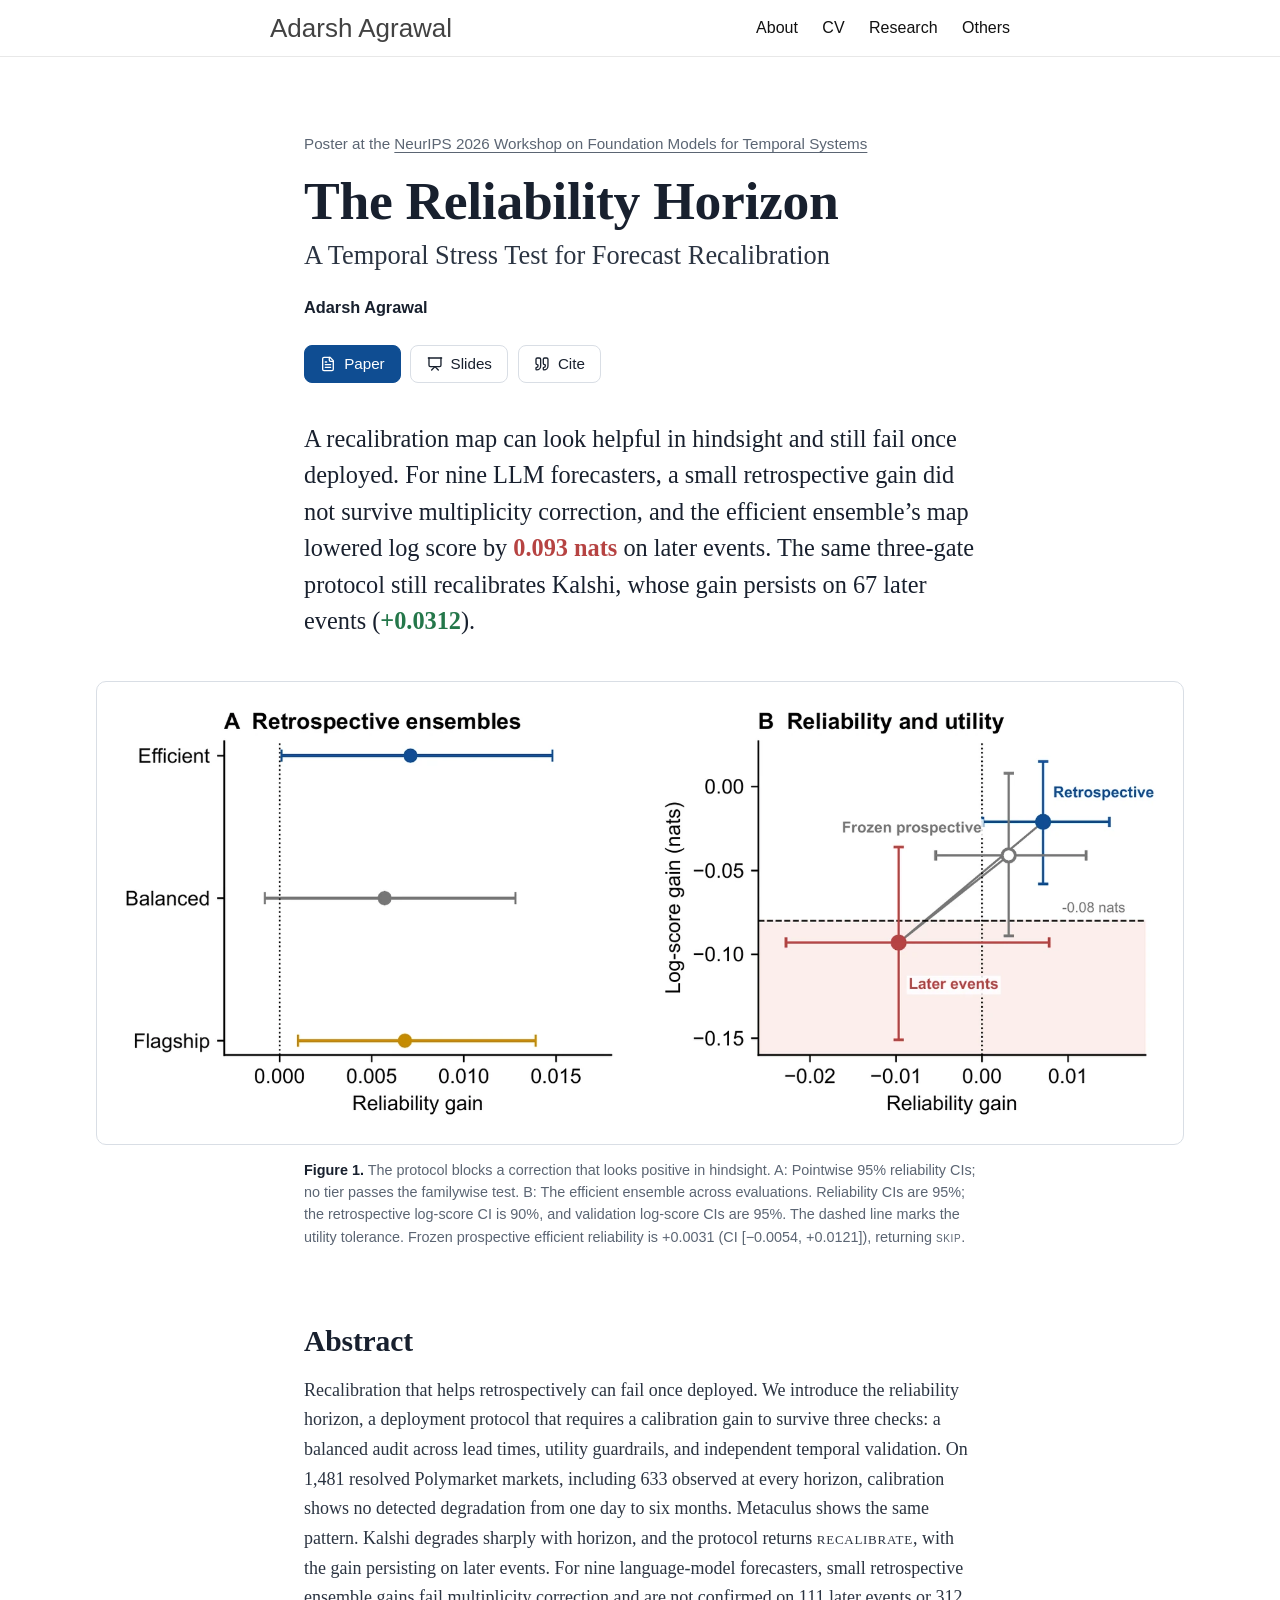
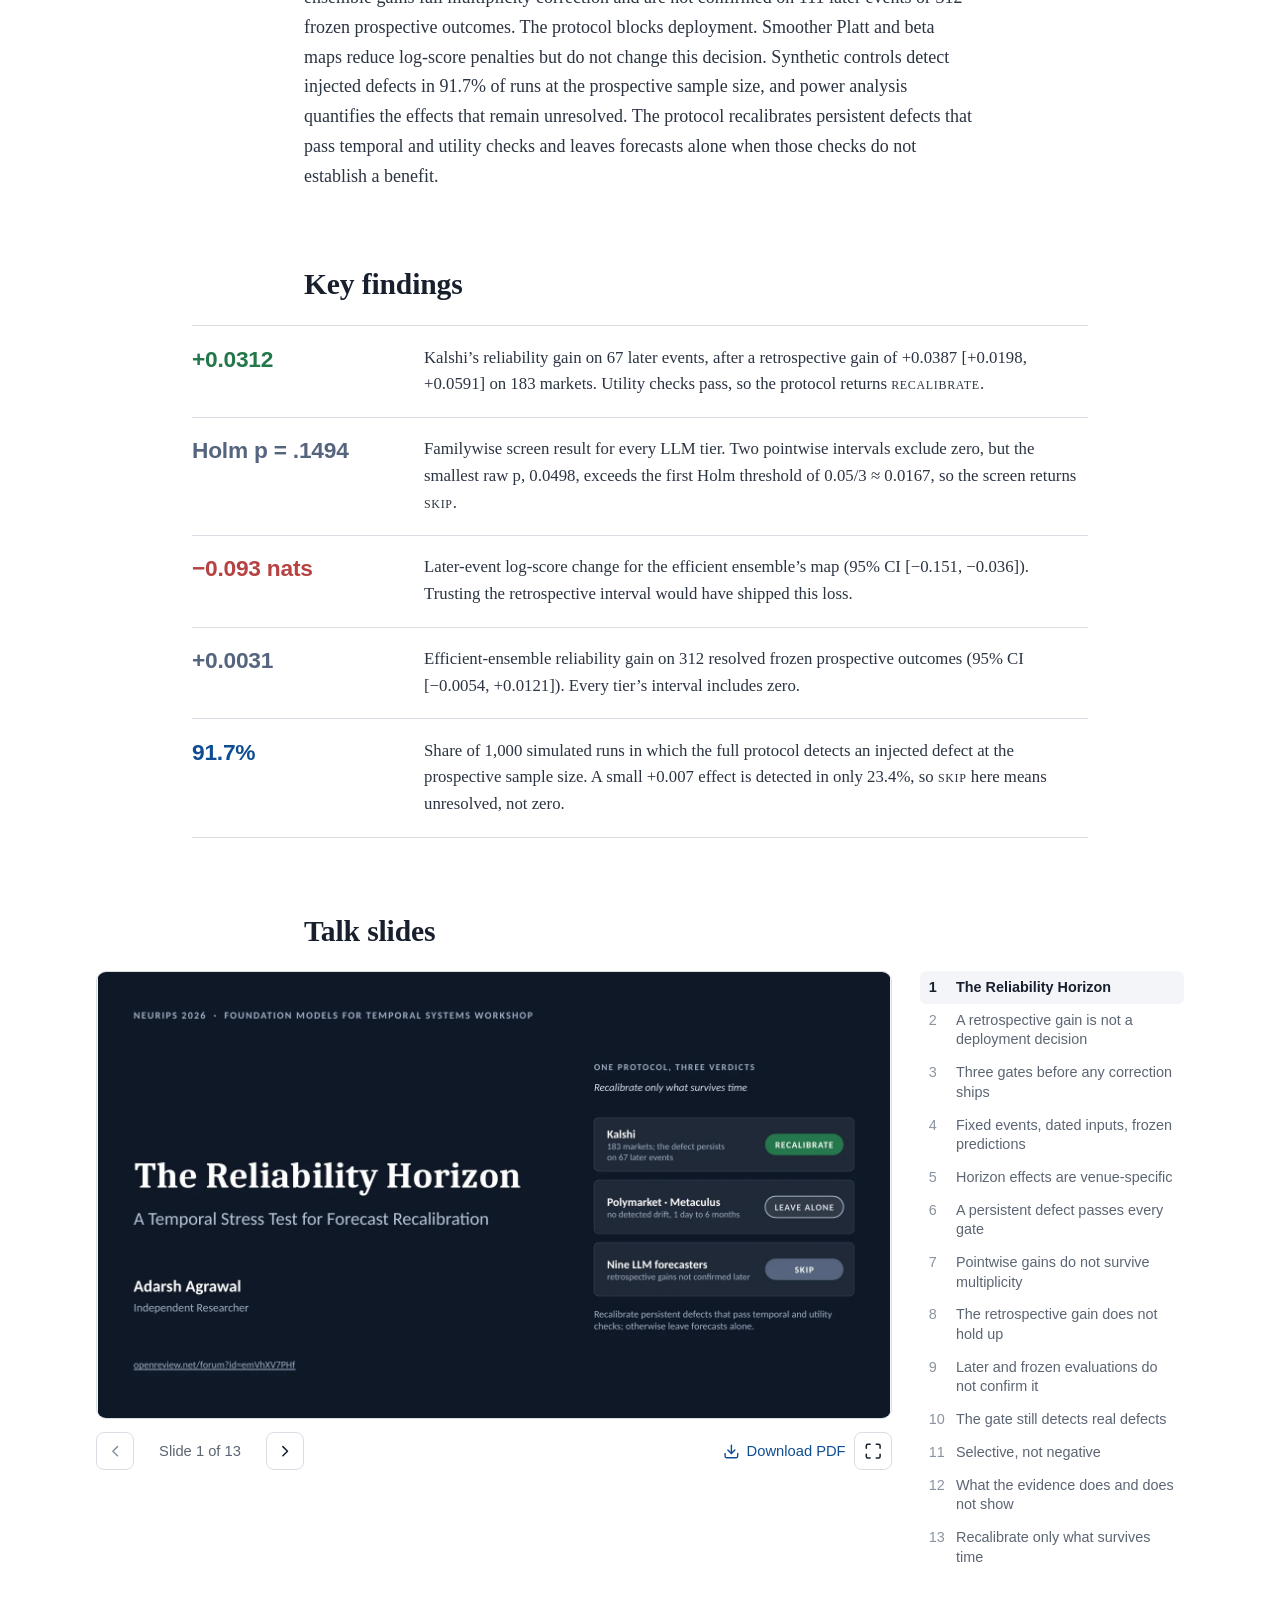
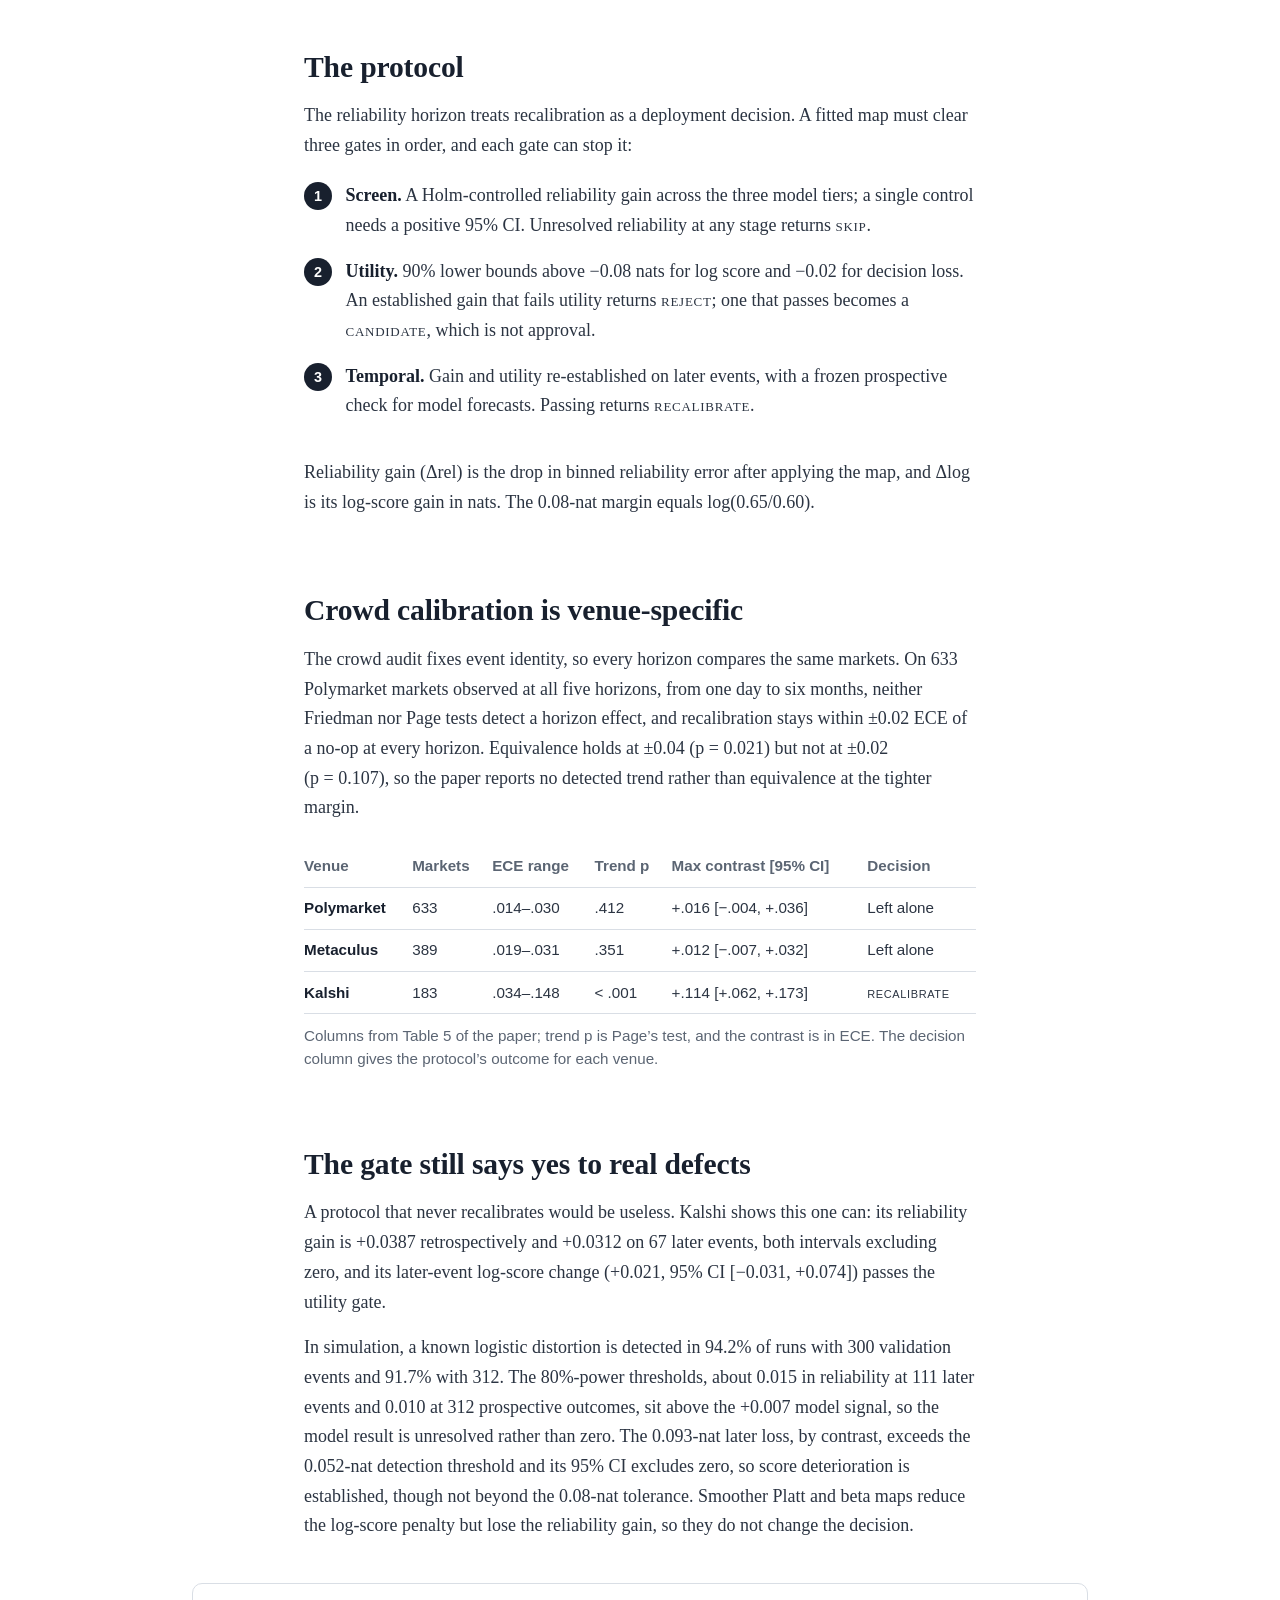
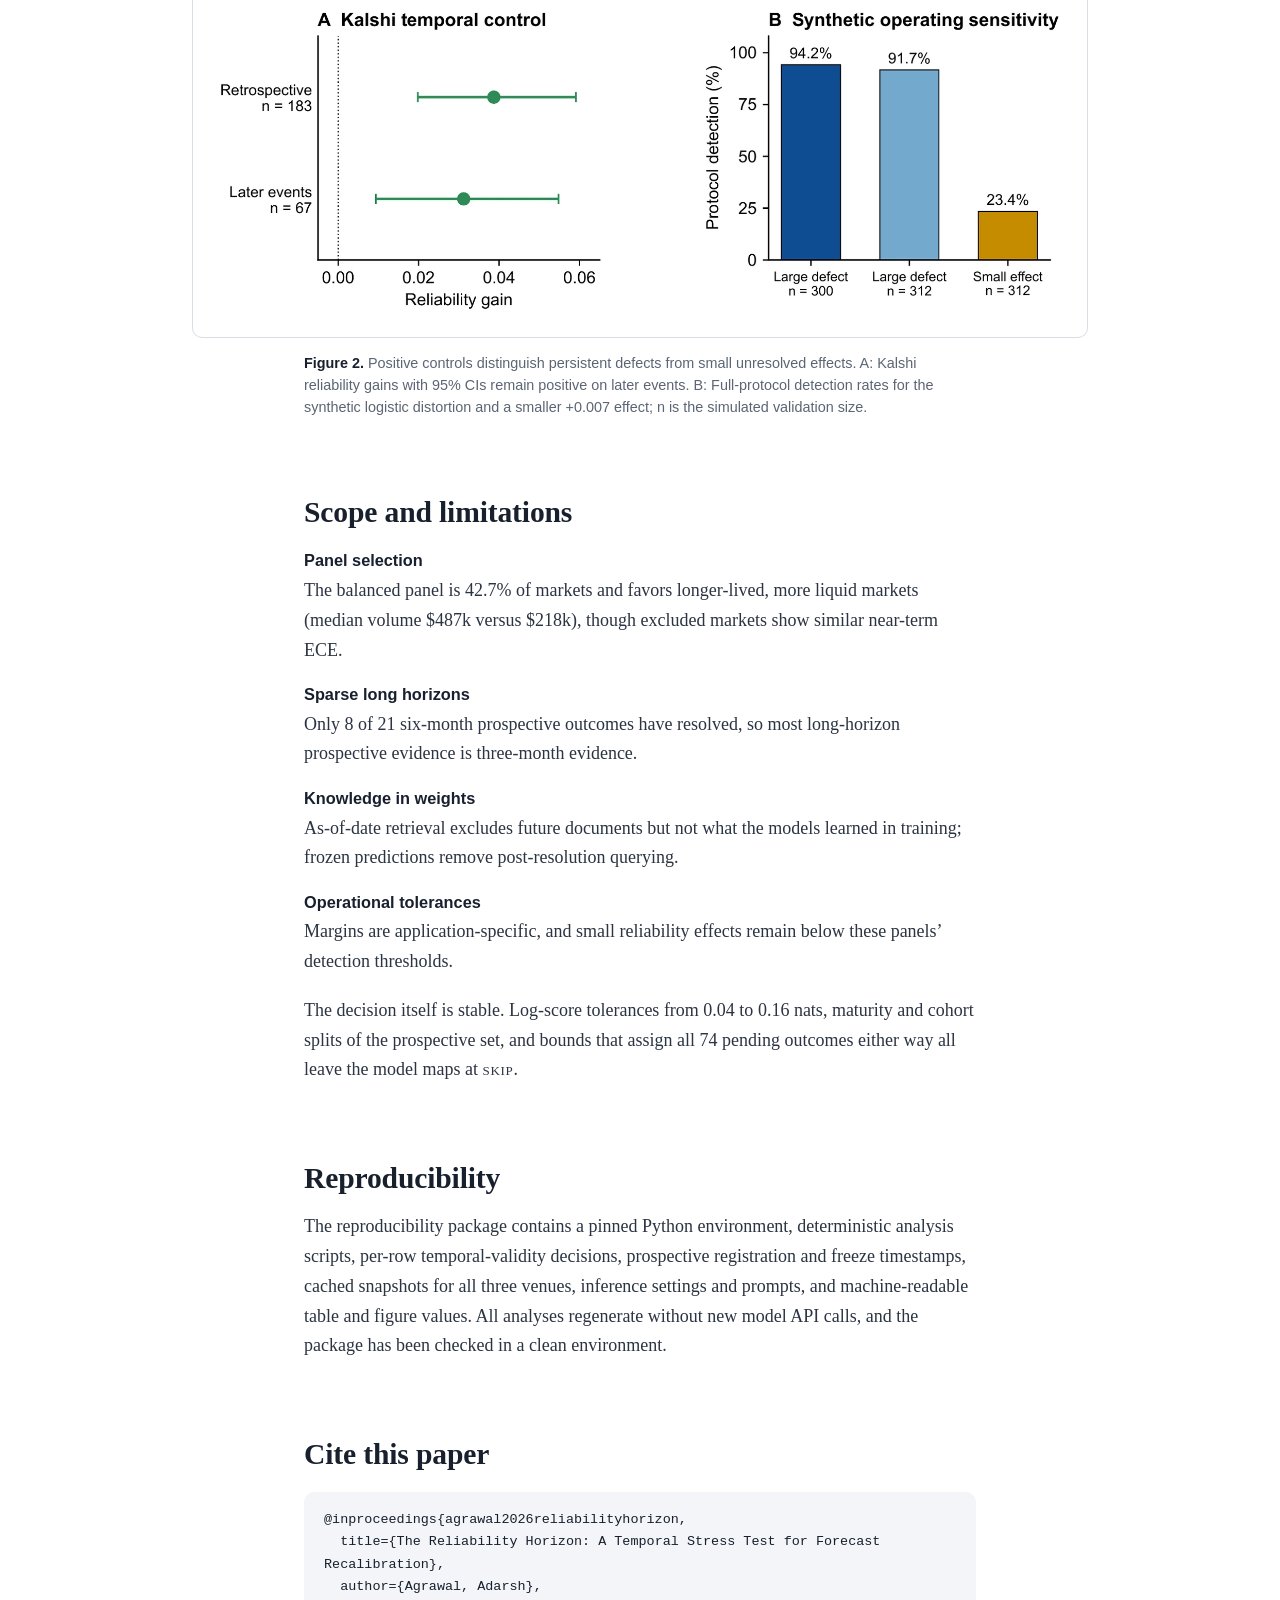
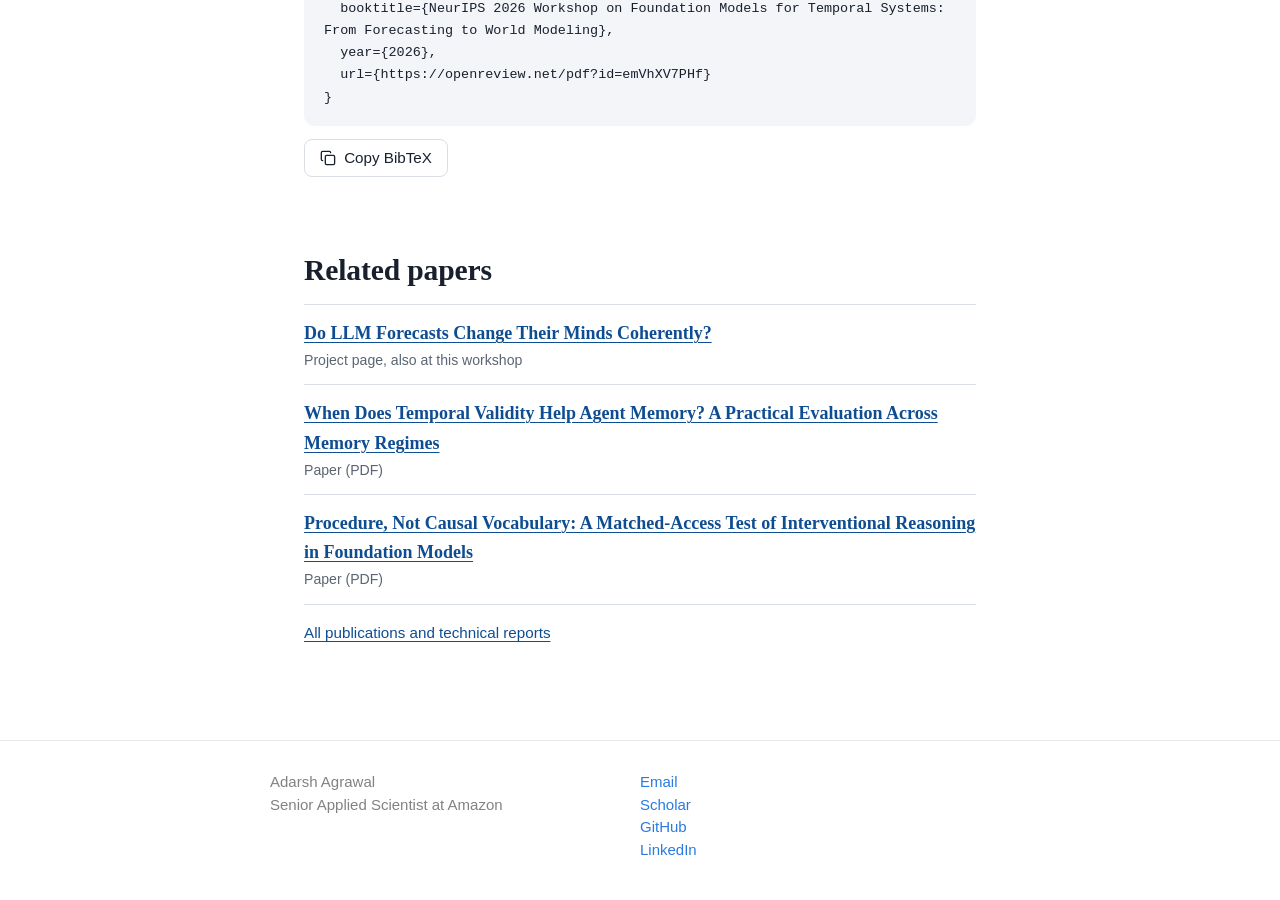
<file: papers/reliability-horizon/index.html>
<!doctype html>
<html lang="en">
<head>
<meta charset="utf-8">
<meta name="viewport" content="width=device-width, initial-scale=1">
<title>The Reliability Horizon | Adarsh Agrawal</title>
<meta name="description" content="A temporal stress test for forecast recalibration across prediction markets and nine language-model forecasters, showing that an apparent retrospective gain fails later-event and frozen prospective validation.">
<meta name="author" content="Adarsh Agrawal">
<link rel="canonical" href="https://addarshh.github.io/papers/reliability-horizon/">
<meta name="theme-color" content="#ffffff">
<link rel="icon" href="/assets/favicon.svg" type="image/svg+xml">
<meta property="og:type" content="article">
<meta property="og:site_name" content="Adarsh Agrawal">
<meta property="og:title" content="The Reliability Horizon: A Temporal Stress Test for Forecast Recalibration">
<meta property="og:description" content="A temporal stress test for forecast recalibration across prediction markets and nine language-model forecasters, showing that an apparent retrospective gain fails later-event and frozen prospective validation.">
<meta property="og:url" content="https://addarshh.github.io/papers/reliability-horizon/">
<meta property="og:image" content="https://addarshh.github.io/papers/reliability-horizon/assets/social-card.jpg">
<meta property="og:image:width" content="1200">
<meta property="og:image:height" content="675">
<meta property="og:image:alt" content="Title slide of the talk for The Reliability Horizon">
<meta name="twitter:card" content="summary_large_image">
<meta name="twitter:title" content="The Reliability Horizon: A Temporal Stress Test for Forecast Recalibration">
<meta name="twitter:description" content="A temporal stress test for forecast recalibration across prediction markets and nine language-model forecasters, showing that an apparent retrospective gain fails later-event and frozen prospective validation.">
<meta name="twitter:image" content="https://addarshh.github.io/papers/reliability-horizon/assets/social-card.jpg">
<meta name="citation_title" content="The Reliability Horizon: A Temporal Stress Test for Forecast Recalibration">
<meta name="citation_author" content="Agrawal, Adarsh">
<meta name="citation_publication_date" content="2026">
<meta name="citation_conference_title" content="NeurIPS 2026 Workshop on Foundation Models for Temporal Systems: From Forecasting to World Modeling">
<meta name="citation_pdf_url" content="https://openreview.net/pdf?id=emVhXV7PHf">
<script type="application/ld+json">
{
 "@context": "https://schema.org",
 "@type": "ScholarlyArticle",
 "headline": "The Reliability Horizon: A Temporal Stress Test for Forecast Recalibration",
 "name": "The Reliability Horizon: A Temporal Stress Test for Forecast Recalibration",
 "author": [
  {
   "@type": "Person",
   "name": "Adarsh Agrawal",
   "url": "https://addarshh.github.io/"
  }
 ],
 "datePublished": "2026",
 "url": "https://addarshh.github.io/papers/reliability-horizon/",
 "image": "https://addarshh.github.io/papers/reliability-horizon/assets/social-card.jpg",
 "keywords": "probabilistic forecasting, forecast recalibration, temporal distribution shift, large language models, prediction markets, prospective evaluation",
 "abstract": "Recalibration that helps retrospectively can fail once deployed. We introduce the reliability horizon, a deployment protocol that requires a calibration gain to survive three checks: a balanced audit across lead times, utility guardrails, and independent temporal validation. On 1,481 resolved Polymarket markets, including 633 observed at every horizon, calibration shows no detected degradation from one day to six months. Metaculus shows the same pattern. Kalshi degrades sharply with horizon, and the protocol returns recalibrate, with the gain persisting on later events. For nine language-model forecasters, small retrospective ensemble gains fail multiplicity correction and are not confirmed on 111 later events or 312 frozen prospective outcomes. The protocol blocks deployment. Smoother Platt and beta maps reduce log-score penalties but do not change this decision. Synthetic controls detect injected defects in 91.7% of runs at the prospective sample size, and power analysis quantifies the effects that remain unresolved. The protocol recalibrates persistent defects that pass temporal and utility checks and leaves forecasts alone when those checks do not establish a benefit.",
 "isPartOf": {
  "@type": "PublicationEvent",
  "name": "NeurIPS 2026 Workshop on Foundation Models for Temporal Systems: From Forecasting to World Modeling"
 },
 "encoding": {
  "@type": "MediaObject",
  "contentUrl": "https://openreview.net/pdf?id=emVhXV7PHf",
  "encodingFormat": "application/pdf"
 }
}
</script>
<style>
:root{--a1:#0F4D92;--a2:#B64342;--a3:#24774A;--a4:#8A6100;--a5:#56657F;}
:root{
  --ink:#18202E; --body:#2B3442; --muted:#5B6573; --faint:#8A93A0; --rule:#D9DEE5; --fog:#F3F5F8; --paper:#FFFFFF;
  --signal:#0F4D92; --signal-deep:#0B3A6E;
  --serif:Charter,"Bitstream Charter","Sitka Text",Cambria,"Iowan Old Style",Georgia,serif;
  --sans:"Helvetica Neue",Helvetica,Arial,sans-serif;
  --mono:ui-monospace,"SF Mono",SFMono-Regular,Menlo,Consolas,"Liberation Mono",monospace;
  --measure:42rem; --wide:68rem; --gutter:clamp(1.25rem,4vw,2.5rem);
}
*,*::before,*::after{box-sizing:border-box}
html{-webkit-text-size-adjust:100%;text-size-adjust:100%;scroll-behavior:smooth}
@media (prefers-reduced-motion:reduce){html{scroll-behavior:auto}}
body{margin:0;background:var(--paper);color:var(--body);font:400 1.125rem/1.65 var(--serif);font-kerning:normal;font-variant-numeric:lining-nums;-webkit-font-smoothing:antialiased}
img{max-width:100%}
a{color:var(--signal);text-decoration-thickness:1px;text-underline-offset:.18em}
a:hover{color:var(--signal-deep);text-decoration-thickness:2px}
:focus-visible{outline:2px solid var(--signal);outline-offset:3px;border-radius:4px}
.skip{position:absolute;left:-9999px;top:0}
.skip:focus{left:1rem;top:1rem;z-index:20;background:var(--paper);padding:.5rem .8rem;font:600 .95rem/1 var(--sans)}

/* site chrome: same markup and rules as assets/site.css */
.site-header,.site-footer{color:#111;font:400 16px/1.5 "Helvetica Neue",Helvetica,Arial,sans-serif}
.site-header{position:relative;min-height:57px;border-bottom:1px solid #e8e8e8}
.nav-shell,.page-shell{width:100%;max-width:800px;margin-right:auto;margin-left:auto;padding-right:30px;padding-left:30px}
.nav-shell{position:relative;min-height:56px}
.nav-shell::after,.footer-inner::after{display:table;clear:both;content:""}
.site-name{float:left;margin-bottom:0;color:#424242;font-size:26px;font-weight:300;line-height:56px;text-decoration:none}
.site-name:visited,.site-name:hover,.site-name:focus-visible{color:#424242;text-decoration:none}
.site-nav{float:right;line-height:56px}
.site-nav a,.site-nav a:visited{color:#111;line-height:1.5;text-decoration:none}
.site-nav a:hover,.site-nav a:focus-visible{color:#111;text-decoration:underline}
.site-nav a:not(:last-child){margin-right:20px}
.menu-button{display:none;border:0;background:transparent;color:#424242;cursor:pointer}
.menu-button svg{width:18px;height:18px;stroke-width:1.8}

main{padding:0 var(--gutter)}
.col{max-width:var(--measure);margin-left:auto;margin-right:auto}
.wide{max-width:var(--wide);margin-left:auto;margin-right:auto}
.mid{max-width:56rem;margin-left:auto;margin-right:auto}

/* hero */
.hero{padding:clamp(2.5rem,7vw,4.75rem) 0 0}
.venue{font:500 .95rem/1.45 var(--sans);color:var(--muted);margin:0 0 1.1rem}
.venue a{color:inherit}
h1{margin:0;color:var(--ink);font-family:var(--serif);font-weight:700;letter-spacing:-.012em}
h1 .t-main{display:block;font-size:clamp(2.05rem,1.2rem + 3.3vw,3.35rem);line-height:1.08;text-wrap:balance}
h1 .t-sub{display:block;margin-top:.55rem;font-size:clamp(1.2rem,.98rem + .95vw,1.65rem);line-height:1.28;font-weight:400;letter-spacing:0;color:var(--body);text-wrap:balance}
.byline{margin:1.35rem 0 0;font:400 1.02rem/1.5 var(--sans);color:var(--muted)}
.byline a{color:var(--ink);font-weight:600;text-decoration:none}
.byline a:hover{text-decoration:underline}
.links{display:flex;flex-wrap:wrap;gap:.6rem;margin:1.6rem 0 0;padding:0;list-style:none}
.btn{display:inline-flex;align-items:center;gap:.5rem;padding:.62rem .95rem;border:1px solid var(--rule);border-radius:8px;background:var(--paper);color:var(--ink);font:500 .95rem/1 var(--sans);text-decoration:none;cursor:pointer}
.btn:visited{color:var(--ink)}
.btn:hover{border-color:var(--ink);color:var(--ink);text-decoration:none}
.btn.primary,.btn.primary:visited{background:var(--signal);border-color:var(--signal);color:#fff}
.btn.primary:hover{background:var(--signal-deep);border-color:var(--signal-deep);color:#fff}
.btn svg{width:1.05em;height:1.05em;flex:none}

/* the claim: the page's one loud element */
.claim{margin:2.4rem auto 0;color:var(--ink);font:400 clamp(1.24rem,1.04rem + .8vw,1.52rem)/1.5 var(--serif);text-wrap:pretty}
.n{font-weight:700;white-space:nowrap}
.nw{white-space:nowrap}
.c1{color:var(--a1)}.c2{color:var(--a2)}.c3{color:var(--a3)}.c4{color:var(--a4)}.c5{color:var(--a5)}

/* figures */
figure{margin:2.6rem auto 0}
.plate{background:#fff;border:1px solid var(--rule);border-radius:10px;padding:clamp(.6rem,2vw,1.4rem)}
figure img{display:block;width:100%;height:auto}
figcaption{max-width:var(--measure);margin:.85rem auto 0;font:400 .9rem/1.55 var(--sans);color:var(--muted)}
figcaption b{color:var(--ink);font-weight:600}

/* sections */
section{margin-top:clamp(3.2rem,7vw,4.75rem)}
h2{margin:0 0 1rem;color:var(--ink);font:700 clamp(1.45rem,1.2rem + .9vw,1.85rem)/1.2 var(--serif);letter-spacing:-.005em}
h3{margin:2.1rem 0 .55rem;color:var(--ink);font:600 1.12rem/1.35 var(--sans)}
p{margin:0 0 1rem}
.sc{font-variant-caps:all-small-caps;letter-spacing:.04em;font-variant-numeric:lining-nums}
.eq{margin:1.25rem 0;padding:.9rem 1.1rem;background:var(--fog);border-radius:8px;font:400 1.08rem/1.9 var(--serif);color:var(--ink);overflow-x:auto}
.eq i{font-style:italic}
.note{font:400 .95rem/1.55 var(--sans);color:var(--muted)}

/* findings: number hangs on the left, sentence on the right */
.findings{list-style:none;margin:1.4rem auto 0;padding:0}
.findings li{display:grid;grid-template-columns:13rem minmax(0,1fr);gap:1.5rem;padding:1.15rem 0;border-top:1px solid var(--rule)}
.findings li:last-child{border-bottom:1px solid var(--rule)}
.findings .k{color:var(--ink);font:650 1.42rem/1.25 var(--sans);letter-spacing:-.01em}
.findings .v{margin:0;font-size:1.05rem;line-height:1.6}

/* ordered procedures (real sequences only) */
.steps{margin:1.2rem 0 1.4rem;padding:0;list-style:none;counter-reset:step}
.steps li{position:relative;padding:.1rem 0 .9rem 2.6rem;counter-increment:step}
.steps li::before{content:counter(step);position:absolute;left:0;top:.15rem;width:1.75rem;height:1.75rem;border-radius:50%;background:var(--ink);color:#fff;font:600 .9rem/1.75rem var(--sans);text-align:center}
.steps b{color:var(--ink)}

/* term lists: limitations, study arms */
.terms{margin:1.2rem 0 1.2rem}
.terms dt{margin-top:1.1rem;color:var(--ink);font:600 1.02rem/1.4 var(--sans)}
.terms dt:first-child{margin-top:0}
.terms dd{margin:.25rem 0 0}

/* tables */
.tablewrap{overflow-x:auto;margin:1.4rem 0}
table{border-collapse:collapse;width:100%;font:400 .95rem/1.45 var(--sans);font-variant-numeric:lining-nums tabular-nums}
th,td{padding:.6rem .75rem .6rem 0;text-align:left;vertical-align:top;border-bottom:1px solid var(--rule)}
th{color:var(--muted);font-weight:600}
td:first-child{color:var(--ink);font-weight:600}

/* slide viewer */
.deck{display:grid;grid-template-columns:minmax(0,1fr) 16.5rem;gap:1.75rem;align-items:start;margin-top:1.4rem}
.deck-stage{position:relative;aspect-ratio:16/9;background:var(--fog);border:1px solid var(--rule);border-radius:10px;overflow:hidden;cursor:pointer}
.deck-stage img{display:block;width:100%;height:100%;object-fit:contain}
.deck-stage:fullscreen{background:#000;border:0;border-radius:0}
.deck-bar{display:flex;align-items:center;gap:.5rem;margin-top:.8rem;font:500 .92rem/1 var(--sans);color:var(--muted)}
.ibtn{display:inline-grid;place-items:center;width:2.4rem;height:2.4rem;padding:0;border:1px solid var(--rule);border-radius:8px;background:var(--paper);color:var(--ink);cursor:pointer}
.ibtn:hover{border-color:var(--ink)}
.ibtn:disabled{color:var(--faint);border-color:var(--rule);cursor:default}
.ibtn svg{width:1.15rem;height:1.15rem}
.deck-count{min-width:7.2rem;text-align:center;font-variant-numeric:tabular-nums}
.deck-bar .grow{flex:1}
.deck-bar .dl{display:inline-flex;align-items:center;gap:.45rem;color:var(--signal);text-decoration:none}
.deck-bar .dl:hover{text-decoration:underline}
.deck-bar .dl svg{width:1.05rem;height:1.05rem}
.outline{list-style:none;margin:0;padding:0;font:400 .9rem/1.35 var(--sans)}
.outline button{display:grid;grid-template-columns:1.7rem minmax(0,1fr);width:100%;padding:.42rem .55rem;border:0;border-radius:6px;background:none;color:var(--muted);font:inherit;text-align:left;cursor:pointer}
.outline button:hover{color:var(--ink)}
.outline button span:first-child{color:var(--faint);font-variant-numeric:tabular-nums}
.outline button[aria-current="true"]{background:var(--fog);color:var(--ink);font-weight:600}
.outline button[aria-current="true"] span:first-child{color:var(--ink)}

/* citation */
.bib{margin:1.2rem 0 0;padding:1.1rem 1.25rem;background:var(--fog);border-radius:10px;overflow-x:auto}
.bib pre{margin:0;font:400 .84rem/1.65 var(--mono);color:var(--ink);white-space:pre-wrap;overflow-wrap:anywhere}
.copyrow{display:flex;align-items:center;gap:.9rem;margin-top:.8rem}
.copyrow .status{font:400 .9rem/1 var(--sans);color:var(--muted)}

/* related */
.related{list-style:none;margin:1rem 0 0;padding:0}
.related li{padding:.85rem 0;border-top:1px solid var(--rule)}
.related li:last-child{border-bottom:1px solid var(--rule)}
.related a{font-weight:600}
.related .kind{display:block;margin-top:.15rem;font:400 .88rem/1.4 var(--sans);color:var(--muted)}

/* footer: same markup and rules as assets/site.css */
.site-footer{margin-top:clamp(4rem,9vw,6rem);padding:30px 0;border-top:1px solid #e8e8e8}
.footer-inner{color:#828282;font-size:15px}
.footer-inner>div:first-child,.footer-links{float:left;width:50%}
.footer-inner strong,.footer-inner span{display:block}
.footer-inner strong{color:#828282;font-weight:400}
.footer-links a{display:block;color:#2a7ae2;text-decoration:none}
.footer-links a:visited{color:#1756a9}
.footer-links a:hover,.footer-links a:focus-visible{color:#113f7c;text-decoration:underline}

@media screen and (max-width:800px){
  .page-shell,.nav-shell{max-width:770px;padding-right:15px;padding-left:15px}
}
@media screen and (max-width:600px){
  .site-nav{position:absolute;z-index:30;top:48px;right:15px;display:none;min-width:150px;padding:5px 0;border:1px solid #e8e8e8;border-radius:5px;background:#fff;line-height:1.5;text-align:right}
  .site-nav.is-open{display:block}
  .site-nav a{display:block;margin:0;padding:5px 10px}
  .site-nav a:not(:last-child){margin-right:0}
  .menu-button{position:absolute;z-index:31;top:9px;right:15px;display:grid;width:36px;height:38px;padding:0;place-items:center}
  .footer-inner>div:first-child,.footer-links{float:none;width:100%}
  .footer-links{margin-top:15px}
}
@media screen and (max-width:390px){
  .site-name{font-size:23px}
}

@media (max-width:960px){
  .deck{grid-template-columns:1fr}
  .deck .outline-wrap{display:none}
}
@media (max-width:720px){
  body{font-size:1.0625rem}
  .findings li{grid-template-columns:1fr;gap:.3rem}
  .findings .k{font-size:1.3rem}
  .deck-bar .dl span{display:none}
}
@media print{
  .site-header,.links,.deck,.copyrow,.site-footer{display:none}
  body{font-size:11pt}
}
</style>
</head>
<body>
<a class="skip" href="#main">Skip to content</a>
<header class="site-header">
  <div class="nav-shell">
    <a class="site-name" href="/index.html">Adarsh Agrawal</a>
    <button class="menu-button" type="button" data-menu-toggle data-icon-x="&lt;svg viewBox=&quot;0 0 24 24&quot; fill=&quot;none&quot; stroke=&quot;currentColor&quot; stroke-width=&quot;2&quot; stroke-linecap=&quot;round&quot; stroke-linejoin=&quot;round&quot; aria-hidden=&quot;true&quot; focusable=&quot;false&quot;&gt;&lt;path d=&quot;M18 6 6 18&quot;/&gt;&lt;path d=&quot;m6 6 12 12&quot;/&gt;&lt;/svg&gt;" aria-expanded="false" aria-controls="site-nav" aria-label="Open navigation" title="Open navigation"><svg viewBox="0 0 24 24" fill="none" stroke="currentColor" stroke-width="2" stroke-linecap="round" stroke-linejoin="round" aria-hidden="true" focusable="false"><path d="M4 12h16"/><path d="M4 6h16"/><path d="M4 18h16"/></svg></button>
    <nav class="site-nav" id="site-nav" data-site-nav aria-label="Primary navigation">
      <a href="/index.html">About</a>
      <a href="/experience.html">CV</a>
      <a href="/research.html">Research</a>
      <a href="/recognition.html">Others</a>
    </nav>
  </div>
</header>

<main id="main">
<article>
  <header class="hero col">
    <p class="venue">Poster at the <a href="https://neurips.cc/virtual/2026/workshop/137514">NeurIPS 2026 Workshop on Foundation Models for Temporal Systems</a></p>
    <h1><span class="t-main">The Reliability Horizon</span><span class="t-sub">A Temporal Stress Test for Forecast Recalibration</span></h1>
    <p class="byline"><a href="/index.html">Adarsh Agrawal</a></p>
    <ul class="links" aria-label="Paper resources">
      <li><a class="btn primary" href="https://openreview.net/pdf?id=emVhXV7PHf" target="_blank" rel="noreferrer"><svg viewBox="0 0 24 24" fill="none" stroke="currentColor" stroke-width="2" stroke-linecap="round" stroke-linejoin="round" aria-hidden="true" focusable="false"><path d="M15 2H6a2 2 0 0 0-2 2v16a2 2 0 0 0 2 2h12a2 2 0 0 0 2-2V7Z"/><path d="M14 2v4a2 2 0 0 0 2 2h4"/><path d="M10 9H8"/><path d="M16 13H8"/><path d="M16 17H8"/></svg>Paper</a></li>
      <li><a class="btn" href="reliability-horizon-slides.pdf"><svg viewBox="0 0 24 24" fill="none" stroke="currentColor" stroke-width="2" stroke-linecap="round" stroke-linejoin="round" aria-hidden="true" focusable="false"><path d="M2 3h20"/><path d="M21 3v11a2 2 0 0 1-2 2H5a2 2 0 0 1-2-2V3"/><path d="m7 21 5-5 5 5"/></svg>Slides</a></li>
      <li><a class="btn" href="#cite"><svg viewBox="0 0 24 24" fill="none" stroke="currentColor" stroke-width="2" stroke-linecap="round" stroke-linejoin="round" aria-hidden="true" focusable="false"><path d="M16 3a2 2 0 0 0-2 2v6a2 2 0 0 0 2 2 1 1 0 0 1 1 1v1a2 2 0 0 1-2 2 1 1 0 0 0-1 1v2a1 1 0 0 0 1 1 6 6 0 0 0 6-6V5a2 2 0 0 0-2-2z"/><path d="M5 3a2 2 0 0 0-2 2v6a2 2 0 0 0 2 2 1 1 0 0 1 1 1v1a2 2 0 0 1-2 2 1 1 0 0 0-1 1v2a1 1 0 0 0 1 1 6 6 0 0 0 6-6V5a2 2 0 0 0-2-2z"/></svg>Cite</a></li>
    </ul>
  </header>

  <p class="claim col">A recalibration map can look helpful in hindsight and still fail once deployed. For nine LLM forecasters, a small retrospective gain did not survive multiplicity correction, and the efficient ensemble’s map lowered log score by <span class="n c2"><span class="nw">0.093 nats</span></span> on later events. The same three-gate protocol still recalibrates Kalshi, whose gain persists on 67 later events (<span class="n c3">+0.0312</span>).</p>

  <figure class="wide" id="figure-1">
  <div class="plate"><img src="assets/fig1-protocol-blocks.webp" width="1650" height="661" alt="Two panels. A: retrospective reliability gains with 95% intervals for the efficient, balanced, and flagship ensembles, all small. B: reliability gain against log-score gain for the efficient ensemble: retrospective +0.0071 and −0.021 nats, frozen prospective +0.0031 and −0.041 nats, later events −0.0097 and −0.093 nats, below the −0.08-nat tolerance line." decoding="async"></div>
  <figcaption><b>Figure 1.</b> The protocol blocks a correction that looks positive in hindsight. A: Pointwise 95% reliability CIs; no tier passes the familywise test. B: The efficient ensemble across evaluations. Reliability CIs are 95%; the retrospective log-score CI is 90%, and validation log-score CIs are 95%. The dashed line marks the utility tolerance. Frozen prospective efficient reliability is +0.0031 (CI [−0.0054, +0.0121]), returning <span class="sc">skip</span>.</figcaption>
</figure>

  <section class="col abstract" id="abstract" aria-labelledby="h-abstract">
    <h2 id="h-abstract">Abstract</h2>
    <p>Recalibration that helps retrospectively can fail once deployed. We introduce the reliability horizon, a deployment protocol that requires a calibration gain to survive three checks: a balanced audit across lead times, utility guardrails, and independent temporal validation. On 1,481 resolved Polymarket markets, including 633 observed at every horizon, calibration shows no detected degradation from one day to six months. Metaculus shows the same pattern. Kalshi degrades sharply with horizon, and the protocol returns <span class="sc">recalibrate</span>, with the gain persisting on later events. For nine language-model forecasters, small retrospective ensemble gains fail multiplicity correction and are not confirmed on 111 later events or 312 frozen prospective outcomes. The protocol blocks deployment. Smoother Platt and beta maps reduce log-score penalties but do not change this decision. Synthetic controls detect injected defects in 91.7% of runs at the prospective sample size, and power analysis quantifies the effects that remain unresolved. The protocol recalibrates persistent defects that pass temporal and utility checks and leaves forecasts alone when those checks do not establish a benefit.</p>
  </section>

  <section id="findings" aria-labelledby="h-findings">
    <h2 class="col" id="h-findings">Key findings</h2>
    <ul class="findings mid">
      <li><div class="k"><span class="c3">+0.0312</span></div><p class="v">Kalshi’s reliability gain on 67 later events, after a retrospective gain of +0.0387 [+0.0198, +0.0591] on 183 markets. Utility checks pass, so the protocol returns <span class="sc">recalibrate</span>.</p></li>
      <li><div class="k"><span class="c5">Holm <span class="nw">p = .1494</span></span></div><p class="v">Familywise screen result for every LLM tier. Two pointwise intervals exclude zero, but the smallest raw p, 0.0498, exceeds the first Holm threshold of <span class="nw">0.05/3 ≈ 0.0167,</span> so the screen returns <span class="sc">skip</span>.</p></li>
      <li><div class="k"><span class="c2">−<span class="nw">0.093 nats</span></span></div><p class="v">Later-event log-score change for the efficient ensemble’s map (95% CI [−0.151, −0.036]). Trusting the retrospective interval would have shipped this loss.</p></li>
      <li><div class="k"><span class="c5">+0.0031</span></div><p class="v">Efficient-ensemble reliability gain on 312 resolved frozen prospective outcomes (95% CI [−0.0054, +0.0121]). Every tier’s interval includes zero.</p></li>
      <li><div class="k"><span class="c1">91.7%</span></div><p class="v">Share of 1,000 simulated runs in which the full protocol detects an injected defect at the prospective sample size. A small +0.007 effect is detected in only 23.4%, so <span class="sc">skip</span> here means unresolved, not zero.</p></li>
    </ul>
  </section>

  <section class="wide" id="slides" aria-labelledby="h-slides">
    <h2 class="col" id="h-slides">Talk slides</h2>
    <div class="deck" data-deck data-count="13" data-base="assets/slides/slide-" data-titles="[&quot;The Reliability Horizon&quot;, &quot;A retrospective gain is not a deployment decision&quot;, &quot;Three gates before any correction ships&quot;, &quot;Fixed events, dated inputs, frozen predictions&quot;, &quot;Horizon effects are venue-specific&quot;, &quot;A persistent defect passes every gate&quot;, &quot;Pointwise gains do not survive multiplicity&quot;, &quot;The retrospective gain does not hold up&quot;, &quot;Later and frozen evaluations do not confirm it&quot;, &quot;The gate still detects real defects&quot;, &quot;Selective, not negative&quot;, &quot;What the evidence does and does not show&quot;, &quot;Recalibrate only what survives time&quot;]" role="region" aria-roledescription="carousel" aria-label="Talk slides">
      <div>
        <div class="deck-stage" tabindex="0" aria-label="Current slide. Use the arrow keys to move between slides.">
          <img src="assets/slides/slide-01.webp" width="1600" height="900" alt="Slide 1 of 13: The Reliability Horizon" decoding="async">
        </div>
        <div class="deck-bar">
          <button type="button" class="ibtn" data-prev aria-label="Previous slide"><svg viewBox="0 0 24 24" fill="none" stroke="currentColor" stroke-width="2" stroke-linecap="round" stroke-linejoin="round" aria-hidden="true" focusable="false"><path d="m15 18-6-6 6-6"/></svg></button>
          <span class="deck-count" aria-live="polite">Slide 1 of 13</span>
          <button type="button" class="ibtn" data-next aria-label="Next slide"><svg viewBox="0 0 24 24" fill="none" stroke="currentColor" stroke-width="2" stroke-linecap="round" stroke-linejoin="round" aria-hidden="true" focusable="false"><path d="m9 18 6-6-6-6"/></svg></button>
          <span class="grow"></span>
          <a class="dl" href="reliability-horizon-slides.pdf"><svg viewBox="0 0 24 24" fill="none" stroke="currentColor" stroke-width="2" stroke-linecap="round" stroke-linejoin="round" aria-hidden="true" focusable="false"><path d="M21 15v4a2 2 0 0 1-2 2H5a2 2 0 0 1-2-2v-4"/><path d="m7 10 5 5 5-5"/><path d="M12 15V3"/></svg><span>Download PDF</span></a>
          <button type="button" class="ibtn" data-fullscreen aria-label="Show slides full screen"><svg viewBox="0 0 24 24" fill="none" stroke="currentColor" stroke-width="2" stroke-linecap="round" stroke-linejoin="round" aria-hidden="true" focusable="false"><path d="M8 3H5a2 2 0 0 0-2 2v3"/><path d="M21 8V5a2 2 0 0 0-2-2h-3"/><path d="M3 16v3a2 2 0 0 0 2 2h3"/><path d="M16 21h3a2 2 0 0 0 2-2v-3"/></svg></button>
        </div>
        <noscript><p class="note">The slide viewer needs JavaScript. <a href="reliability-horizon-slides.pdf">Download the slides as a PDF</a>.</p></noscript>
      </div>
      <nav class="outline-wrap" aria-label="Slide list">
        <ol class="outline">
          <li><button type="button" aria-current="true"><span>1</span><span>The Reliability Horizon</span></button></li>
          <li><button type="button" aria-current="false"><span>2</span><span>A retrospective gain is not a deployment decision</span></button></li>
          <li><button type="button" aria-current="false"><span>3</span><span>Three gates before any correction ships</span></button></li>
          <li><button type="button" aria-current="false"><span>4</span><span>Fixed events, dated inputs, frozen predictions</span></button></li>
          <li><button type="button" aria-current="false"><span>5</span><span>Horizon effects are venue-specific</span></button></li>
          <li><button type="button" aria-current="false"><span>6</span><span>A persistent defect passes every gate</span></button></li>
          <li><button type="button" aria-current="false"><span>7</span><span>Pointwise gains do not survive multiplicity</span></button></li>
          <li><button type="button" aria-current="false"><span>8</span><span>The retrospective gain does not hold up</span></button></li>
          <li><button type="button" aria-current="false"><span>9</span><span>Later and frozen evaluations do not confirm it</span></button></li>
          <li><button type="button" aria-current="false"><span>10</span><span>The gate still detects real defects</span></button></li>
          <li><button type="button" aria-current="false"><span>11</span><span>Selective, not negative</span></button></li>
          <li><button type="button" aria-current="false"><span>12</span><span>What the evidence does and does not show</span></button></li>
          <li><button type="button" aria-current="false"><span>13</span><span>Recalibrate only what survives time</span></button></li>
        </ol>
      </nav>
    </div>
  </section>

  <section id="protocol" aria-labelledby="h-protocol">
    <div class="col">
      <h2 id="h-protocol">The protocol</h2>
      <p>The reliability horizon treats recalibration as a deployment decision. A fitted map must clear three gates in order, and each gate can stop it:</p>
      <ol class="steps">
        <li><b>Screen.</b> A Holm-controlled reliability gain across the three model tiers; a single control needs a positive 95% CI. Unresolved reliability at any stage returns <span class="sc">skip</span>.</li>
        <li><b>Utility.</b> 90% lower bounds above −<span class="nw">0.08 nats</span> for log score and −0.02 for decision loss. An established gain that fails utility returns <span class="sc">reject</span>; one that passes becomes a <span class="sc">candidate</span>, which is not approval.</li>
        <li><b>Temporal.</b> Gain and utility re-established on later events, with a frozen prospective check for model forecasts. Passing returns <span class="sc">recalibrate</span>.</li>
      </ol>
      <p>Reliability gain (Δrel) is the drop in binned reliability error after applying the map, and Δlog is its log-score gain in nats. The 0.08-nat margin equals log(0.65/0.60).</p>
    </div>
  </section>

  <section id="crowds" aria-labelledby="h-crowds">
    <div class="col">
      <h2 id="h-crowds">Crowd calibration is venue-specific</h2>
      <p>The crowd audit fixes event identity, so every horizon compares the same markets. On 633 Polymarket markets observed at all five horizons, from one day to six months, neither Friedman nor Page tests detect a horizon effect, and recalibration stays within ±0.02 ECE of a no-op at every horizon. Equivalence holds at ±0.04 <span class="nw">(p = 0.021)</span> but not at ±0.02 <span class="nw">(p = 0.107),</span> so the paper reports no detected trend rather than equivalence at the tighter margin.</p>
      <div class="tablewrap">
        <table>
          <caption class="note" style="text-align:left;caption-side:bottom;padding-top:.6rem">Columns from Table 5 of the paper; trend p is Page’s test, and the contrast is in ECE. The decision column gives the protocol’s outcome for each venue.</caption>
          <thead><tr><th scope="col">Venue</th><th scope="col">Markets</th><th scope="col">ECE range</th><th scope="col">Trend p</th><th scope="col">Max contrast [95% CI]</th><th scope="col">Decision</th></tr></thead>
          <tbody>
            <tr><td>Polymarket</td><td>633</td><td>.014–.030</td><td>.412</td><td>+.016 [−.004, +.036]</td><td>Left alone</td></tr>
            <tr><td>Metaculus</td><td>389</td><td>.019–.031</td><td>.351</td><td>+.012 [−.007, +.032]</td><td>Left alone</td></tr>
            <tr><td>Kalshi</td><td>183</td><td>.034–.148</td><td>&lt; .001</td><td>+.114 [+.062, +.173]</td><td><span class="sc">recalibrate</span></td></tr>
          </tbody>
        </table>
      </div>
    </div>
  </section>

  <section id="controls" aria-labelledby="h-controls">
    <div class="col">
      <h2 id="h-controls">The gate still says yes to real defects</h2>
      <p>A protocol that never recalibrates would be useless. Kalshi shows this one can: its reliability gain is +0.0387 retrospectively and +0.0312 on 67 later events, both intervals excluding zero, and its later-event log-score change (+0.021, 95% CI [−0.031, +0.074]) passes the utility gate.</p>
      <p>In simulation, a known logistic distortion is detected in 94.2% of runs with 300 validation events and 91.7% with 312. The 80%-power thresholds, about 0.015 in reliability at 111 later events and 0.010 at 312 prospective outcomes, sit above the +0.007 model signal, so the model result is unresolved rather than zero. The 0.093-nat later loss, by contrast, exceeds the 0.052-nat detection threshold and its 95% CI excludes zero, so score deterioration is established, though not beyond the 0.08-nat tolerance. Smoother Platt and beta maps reduce the log-score penalty but lose the reliability gain, so they do not change the decision.</p>
    </div>
    <figure class="mid" id="figure-2">
  <div class="plate"><img src="assets/fig2-positive-controls.webp" width="1650" height="600" alt="Two panels. A: Kalshi reliability gain of about 0.039 retrospectively (n = 183) and 0.031 on later events (n = 67), both intervals above zero. B: protocol detection rates of 94.2% and 91.7% for a large defect at n = 300 and n = 312, and 23.4% for a small effect at n = 312." decoding="async" loading="lazy"></div>
  <figcaption><b>Figure 2.</b> Positive controls distinguish persistent defects from small unresolved effects. A: Kalshi reliability gains with 95% CIs remain positive on later events. B: Full-protocol detection rates for the synthetic logistic distortion and a smaller +0.007 effect; n is the simulated validation size.</figcaption>
</figure>
  </section>

  <section id="limitations" aria-labelledby="h-limitations">
    <div class="col">
      <h2 id="h-limitations">Scope and limitations</h2>
      <dl class="terms">
        <dt>Panel selection</dt><dd>The balanced panel is 42.7% of markets and favors longer-lived, more liquid markets (median volume $487k versus $218k), though excluded markets show similar near-term ECE.</dd>
        <dt>Sparse long horizons</dt><dd>Only 8 of 21 six-month prospective outcomes have resolved, so most long-horizon prospective evidence is three-month evidence.</dd>
        <dt>Knowledge in weights</dt><dd>As-of-date retrieval excludes future documents but not what the models learned in training; frozen predictions remove post-resolution querying.</dd>
        <dt>Operational tolerances</dt><dd>Margins are application-specific, and small reliability effects remain below these panels’ detection thresholds.</dd>
      </dl>
      <p>The decision itself is stable. Log-score tolerances from 0.04 to <span class="nw">0.16 nats</span>, maturity and cohort splits of the prospective set, and bounds that assign all 74 pending outcomes either way all leave the model maps at <span class="sc">skip</span>.</p>
    </div>
    
  </section>

  <section class="col" id="reproducibility" aria-labelledby="h-repro">
    <h2 id="h-repro">Reproducibility</h2>
    <p>The reproducibility package contains a pinned Python environment, deterministic analysis scripts, per-row temporal-validity decisions, prospective registration and freeze timestamps, cached snapshots for all three venues, inference settings and prompts, and machine-readable table and figure values. All analyses regenerate without new model API calls, and the package has been checked in a clean environment.</p>
  </section>

  <section class="col" id="cite" aria-labelledby="h-cite">
    <h2 id="h-cite">Cite this paper</h2>
    <div class="bib"><pre><code id="bibtex">@inproceedings{agrawal2026reliabilityhorizon,
  title={The Reliability Horizon: A Temporal Stress Test for Forecast Recalibration},
  author={Agrawal, Adarsh},
  booktitle={NeurIPS 2026 Workshop on Foundation Models for Temporal Systems: From Forecasting to World Modeling},
  year={2026},
  url={https://openreview.net/pdf?id=emVhXV7PHf}
}</code></pre></div>
    <div class="copyrow">
      <button type="button" class="btn" data-copy="bibtex"><svg viewBox="0 0 24 24" fill="none" stroke="currentColor" stroke-width="2" stroke-linecap="round" stroke-linejoin="round" aria-hidden="true" focusable="false"><rect width="14" height="14" x="8" y="8" rx="2" ry="2"/><path d="M4 16c-1.1 0-2-.9-2-2V4c0-1.1.9-2 2-2h10c1.1 0 2 .9 2 2"/></svg>Copy BibTeX</button>
      <span class="status" data-copy-status aria-live="polite"></span>
    </div>
  </section>

  <section class="col" id="related" aria-labelledby="h-related">
    <h2 id="h-related">Related papers</h2>
    <ul class="related">
      <li><a href="/papers/martingale-audit/">Do LLM Forecasts Change Their Minds Coherently?</a><span class="kind">Project page, also at this workshop</span></li>
      <li><a href="/papers/belief-lifecycle/belief-lifecycle-preprint.pdf">When Does Temporal Validity Help Agent Memory? A Practical Evaluation Across Memory Regimes</a><span class="kind">Paper (PDF)</span></li>
      <li><a href="/papers/clamp-order-propagate/clamp-order-propagate.pdf">Procedure, Not Causal Vocabulary: A Matched-Access Test of Interventional Reasoning in Foundation Models</a><span class="kind">Paper (PDF)</span></li>
    </ul>
    <p class="note" style="margin-top:1rem"><a href="/research.html">All publications and technical reports</a></p>
  </section>
</article>
</main>

<footer class="site-footer">
  <div class="page-shell footer-inner">
    <div><strong>Adarsh Agrawal</strong><span>Senior Applied Scientist at Amazon</span></div>
    <div class="footer-links">
      <a href="mailto:adarsh.bjb@gmail.com">Email</a>
      <a href="https://scholar.google.com/citations?user=fbqZ9wcAAAAJ&amp;hl=en" target="_blank" rel="noreferrer">Scholar</a>
      <a href="https://github.com/addarshh" target="_blank" rel="noreferrer">GitHub</a>
      <a href="https://linkedin.com/in/adarshagrawal01" target="_blank" rel="noreferrer">LinkedIn</a>
    </div>
  </div>
</footer>
<script>
(() => {
  const deck = document.querySelector('[data-deck]');
  if (deck) {
    const n = +deck.dataset.count, base = deck.dataset.base, titles = JSON.parse(deck.dataset.titles);
    const stage = deck.querySelector('.deck-stage'), img = stage.querySelector('img');
    const count = deck.querySelector('.deck-count');
    const prev = deck.querySelector('[data-prev]'), next = deck.querySelector('[data-next]');
    const items = [...deck.querySelectorAll('.outline button')];
    const src = (k) => base + String(k).padStart(2, '0') + '.webp';
    let i = 1;
    const show = (k) => {
      i = Math.min(n, Math.max(1, k));
      img.src = src(i);
      img.alt = 'Slide ' + i + ' of ' + n + ': ' + titles[i - 1];
      count.textContent = 'Slide ' + i + ' of ' + n;
      prev.disabled = i === 1;
      next.disabled = i === n;
      items.forEach((b, j) => b.setAttribute('aria-current', j + 1 === i ? 'true' : 'false'));
      if (i < n) { const pre = new Image(); pre.src = src(i + 1); }
    };
    prev.addEventListener('click', () => show(i - 1));
    next.addEventListener('click', () => show(i + 1));
    items.forEach((b, j) => b.addEventListener('click', () => show(j + 1)));
    stage.addEventListener('click', (e) => {
      const r = stage.getBoundingClientRect();
      show(i + (e.clientX - r.left > r.width / 2 ? 1 : -1));
    });
    deck.addEventListener('keydown', (e) => {
      const keys = { ArrowRight: i + 1, PageDown: i + 1, ArrowLeft: i - 1, PageUp: i - 1, Home: 1, End: n };
      if (e.key in keys && !e.target.closest('.outline')) { show(keys[e.key]); e.preventDefault(); }
    });
    let x0 = null;
    stage.addEventListener('touchstart', (e) => { x0 = e.touches[0].clientX; }, { passive: true });
    stage.addEventListener('touchend', (e) => {
      if (x0 === null) return;
      const dx = e.changedTouches[0].clientX - x0;
      if (Math.abs(dx) > 40) show(i + (dx < 0 ? 1 : -1));
      x0 = null;
    });
    const fs = deck.querySelector('[data-fullscreen]');
    if (!stage.requestFullscreen) fs.hidden = true;
    else fs.addEventListener('click', () => (document.fullscreenElement ? document.exitFullscreen() : stage.requestFullscreen()));
    const m = location.hash.match(/^#slide-(\d+)$/);
    show(m ? +m[1] : 1);
    if (m) deck.scrollIntoView();
  }
  const toggle = document.querySelector('[data-menu-toggle]');
  const nav = document.querySelector('[data-site-nav]');
  if (toggle && nav) {
    const icons = { open: toggle.dataset.iconX, closed: toggle.innerHTML };
    const setMenu = (open) => {
      nav.classList.toggle('is-open', open);
      toggle.setAttribute('aria-expanded', String(open));
      toggle.setAttribute('aria-label', open ? 'Close navigation' : 'Open navigation');
      toggle.setAttribute('title', open ? 'Close navigation' : 'Open navigation');
      toggle.innerHTML = open ? icons.open : icons.closed;
    };
    toggle.addEventListener('click', () => setMenu(!nav.classList.contains('is-open')));
    nav.querySelectorAll('a').forEach((a) => a.addEventListener('click', () => setMenu(false)));
    window.addEventListener('resize', () => { if (window.innerWidth > 860) setMenu(false); });
  }
  const copy = document.querySelector('[data-copy]');
  if (copy) {
    const status = document.querySelector('[data-copy-status]');
    const code = document.getElementById(copy.dataset.copy);
    copy.addEventListener('click', async () => {
      try {
        await navigator.clipboard.writeText(code.textContent);
        status.textContent = 'Copied to clipboard';
      } catch (err) {
        const r = document.createRange(); r.selectNodeContents(code);
        const s = window.getSelection(); s.removeAllRanges(); s.addRange(r);
        status.textContent = 'Selected. Press Ctrl+C or ⌘C to copy';
      }
      setTimeout(() => { status.textContent = ''; }, 4000);
    });
  }
})();
</script>
</body>
</html>
</file>
